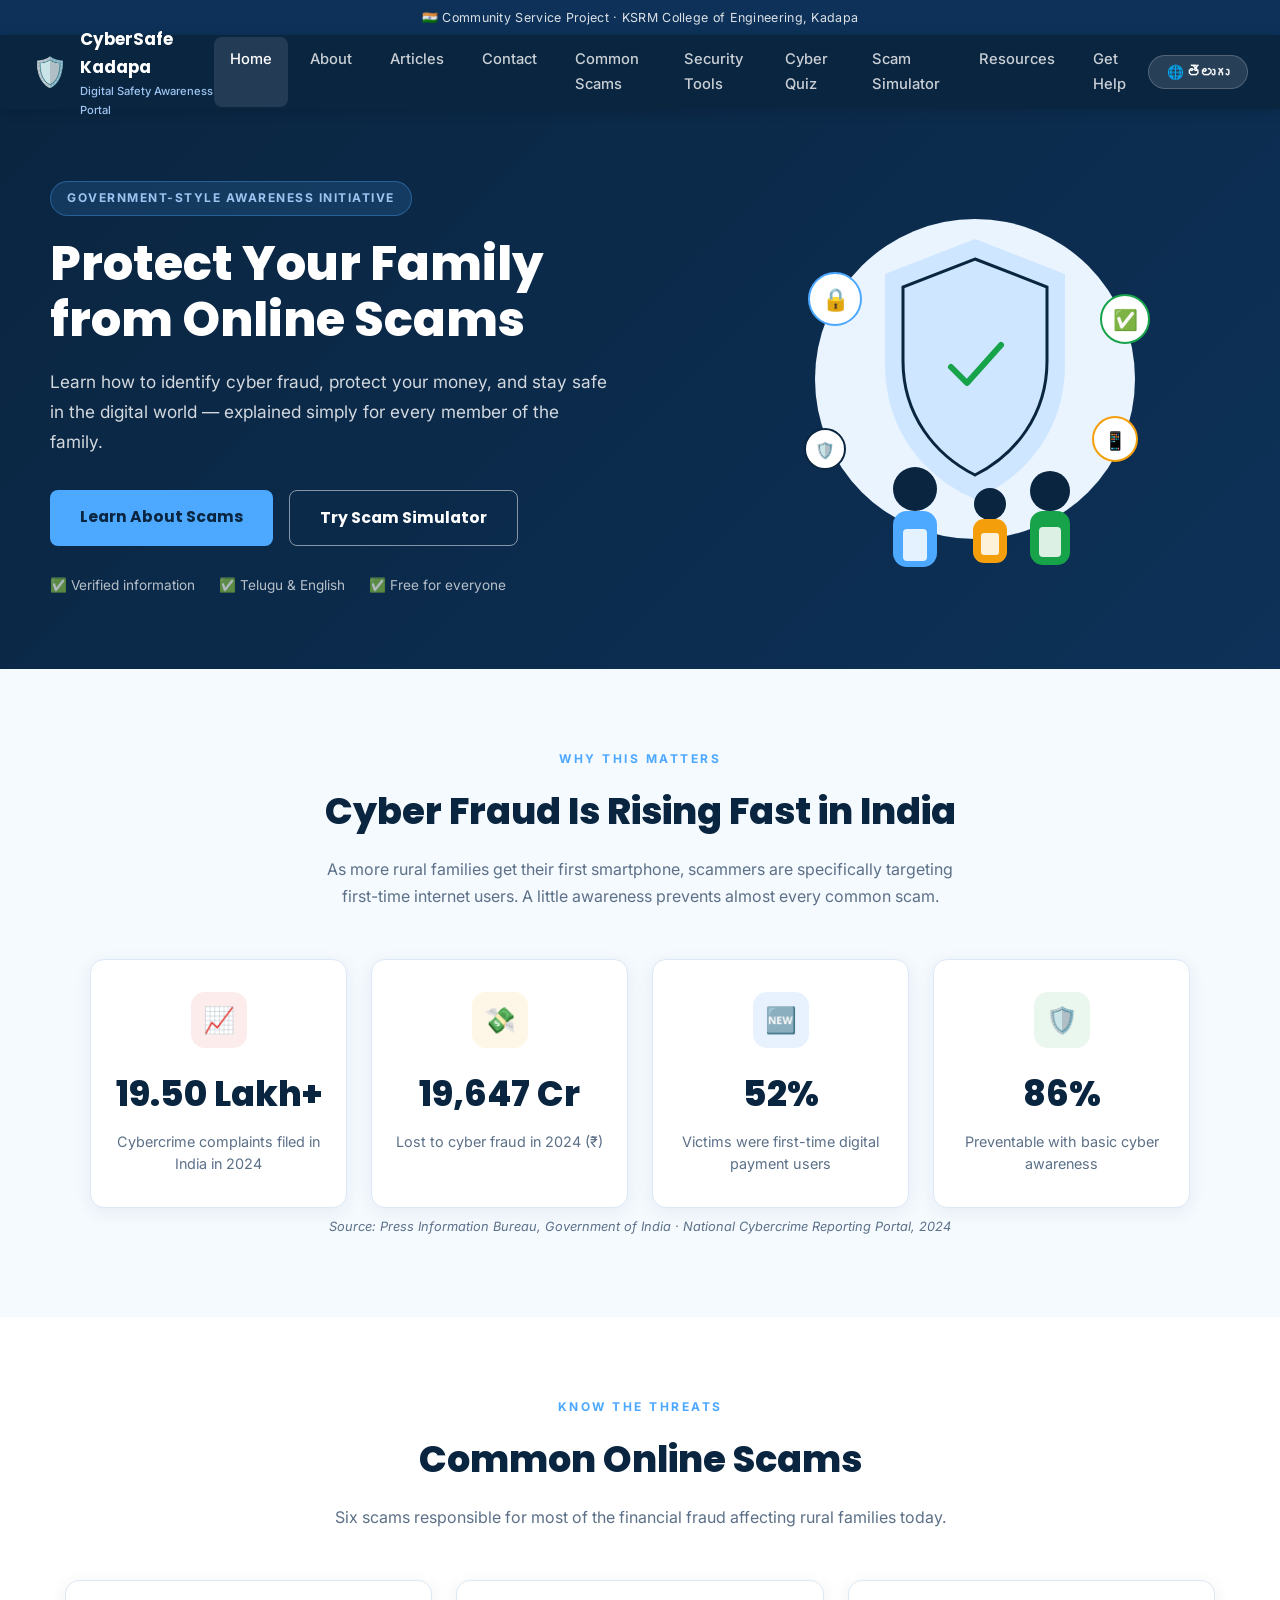
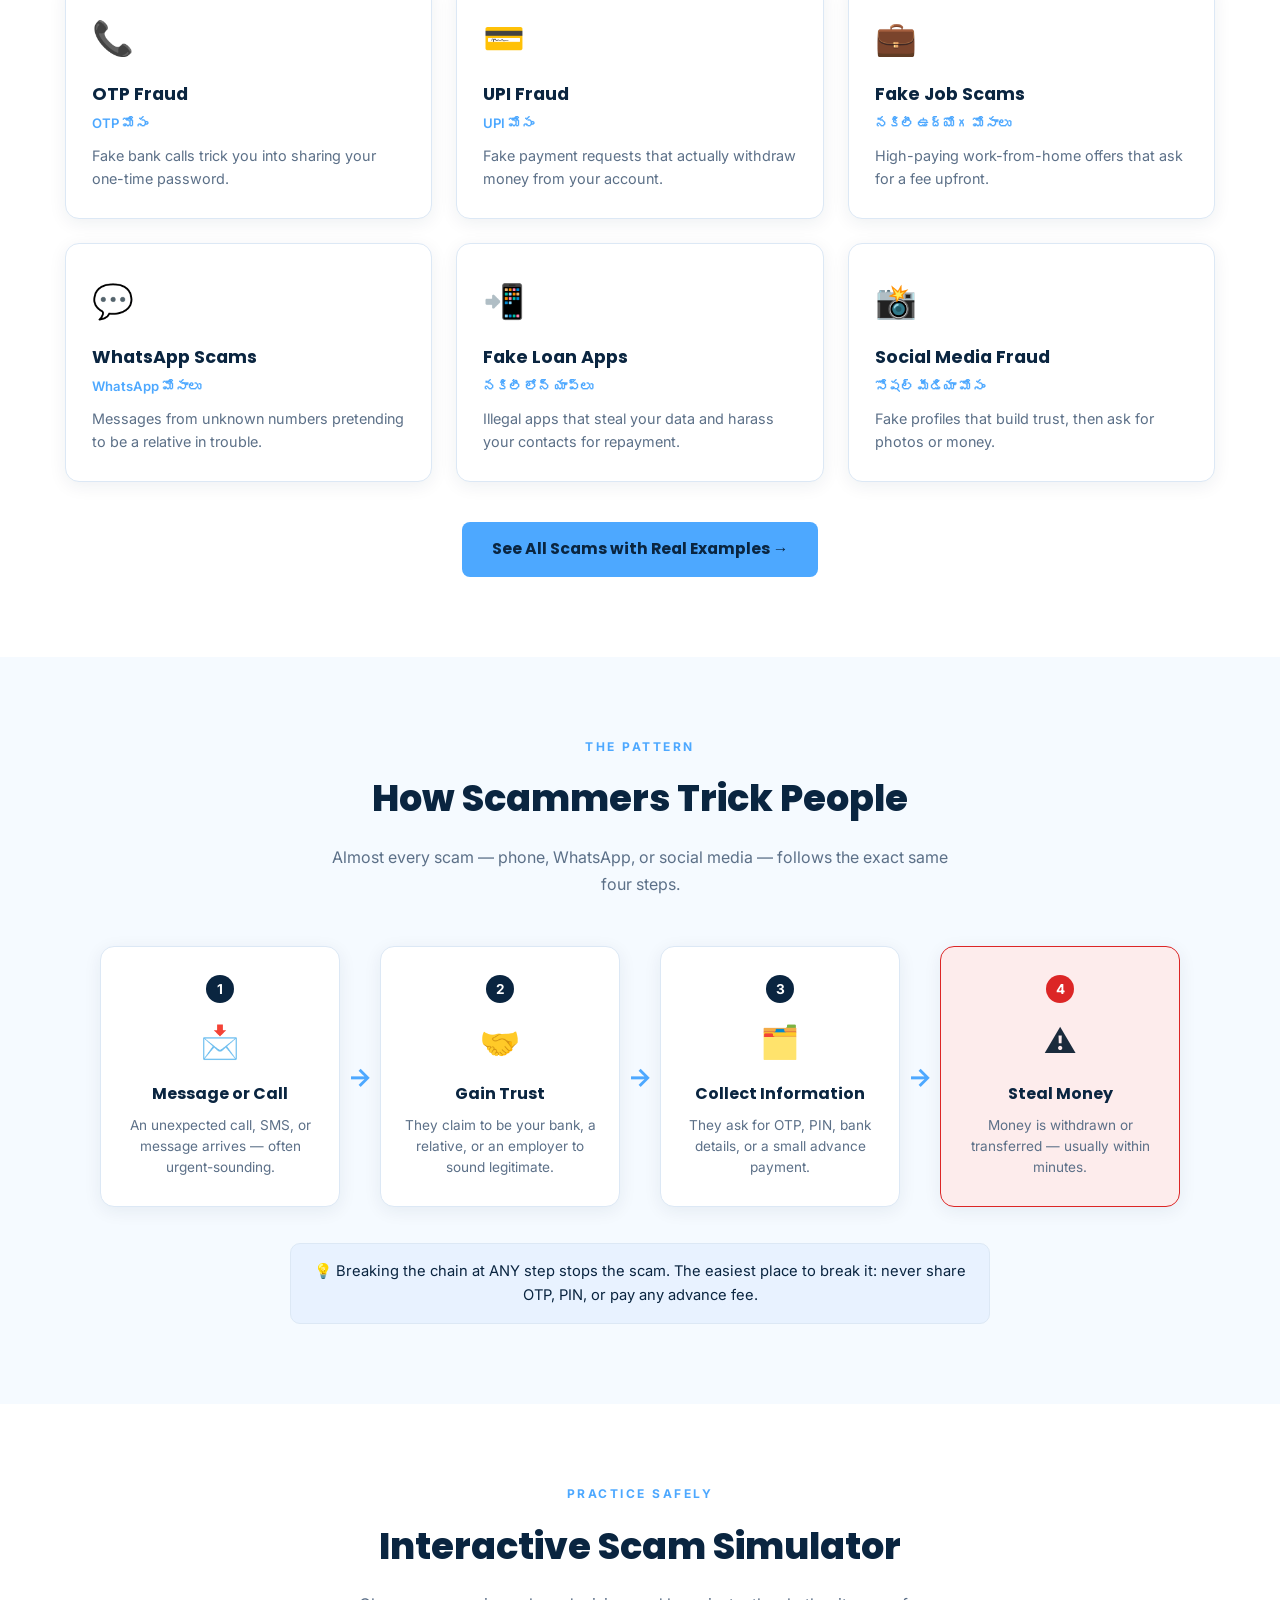
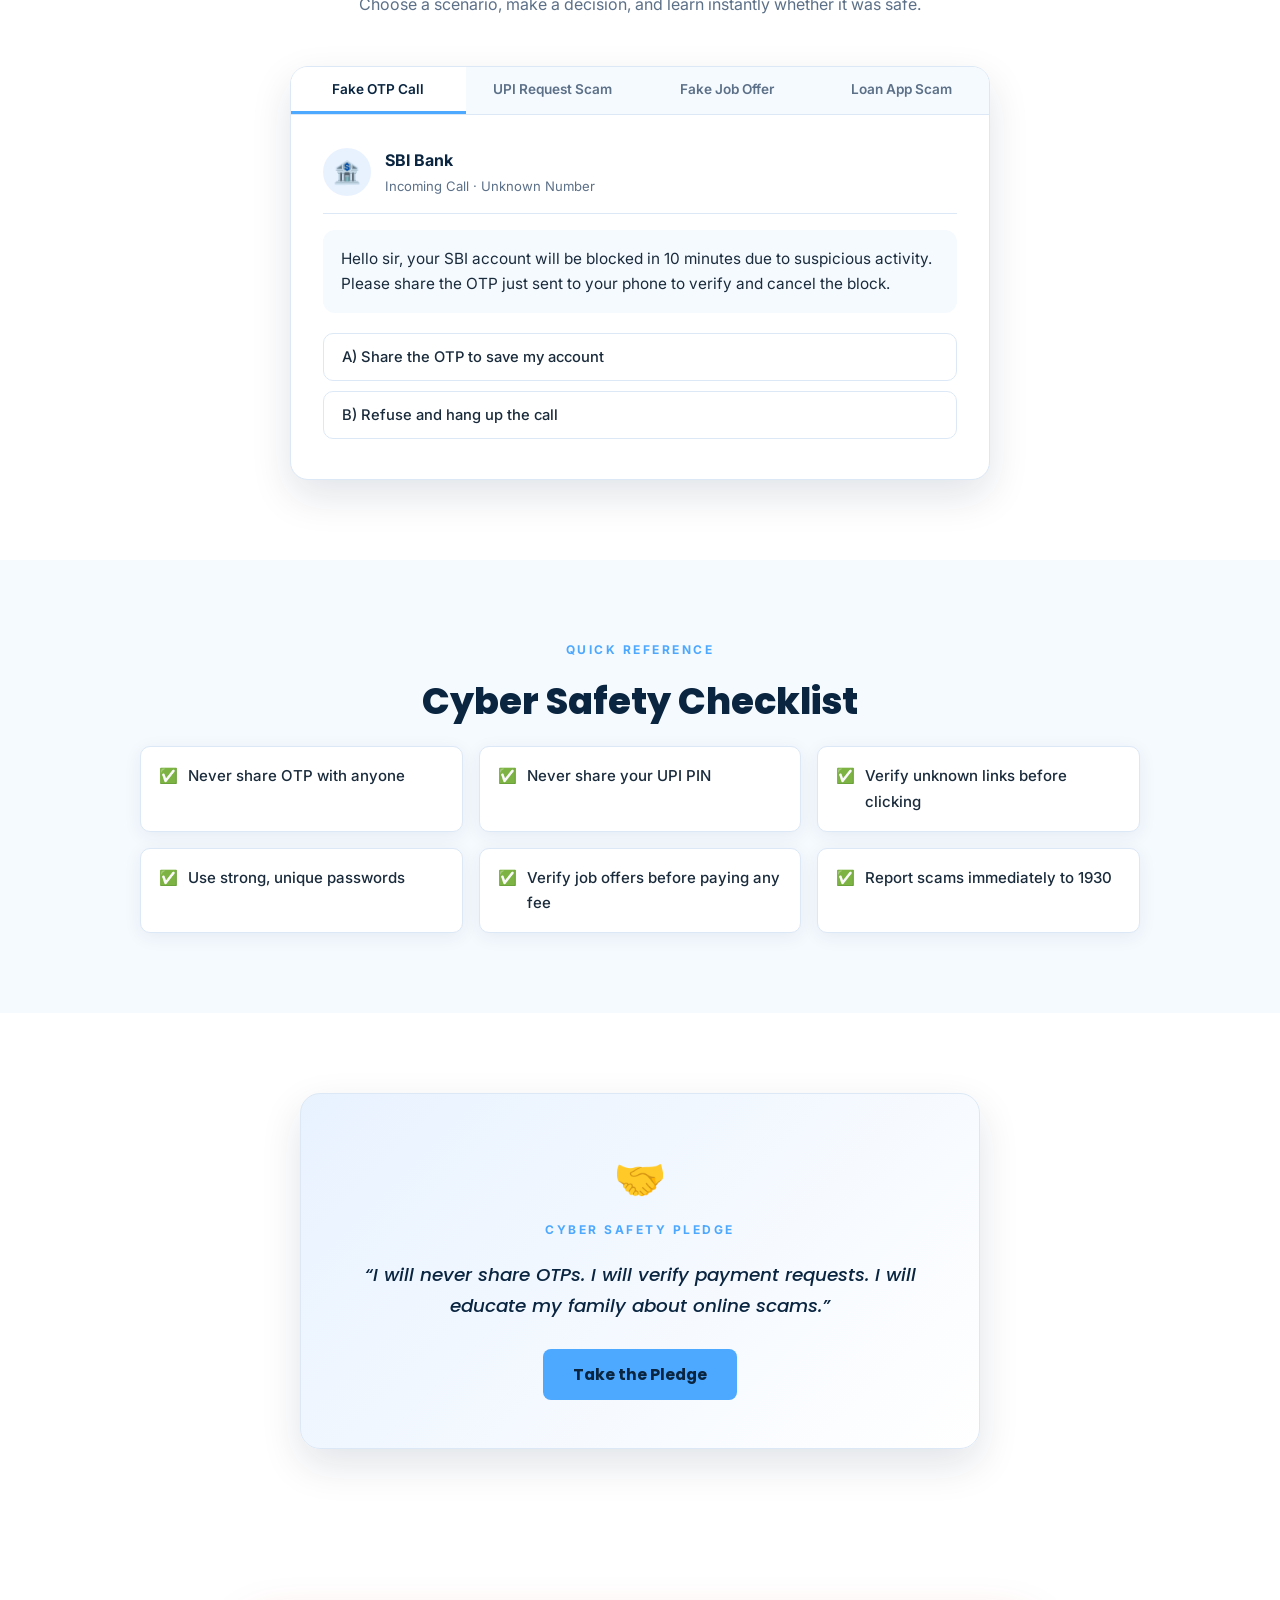
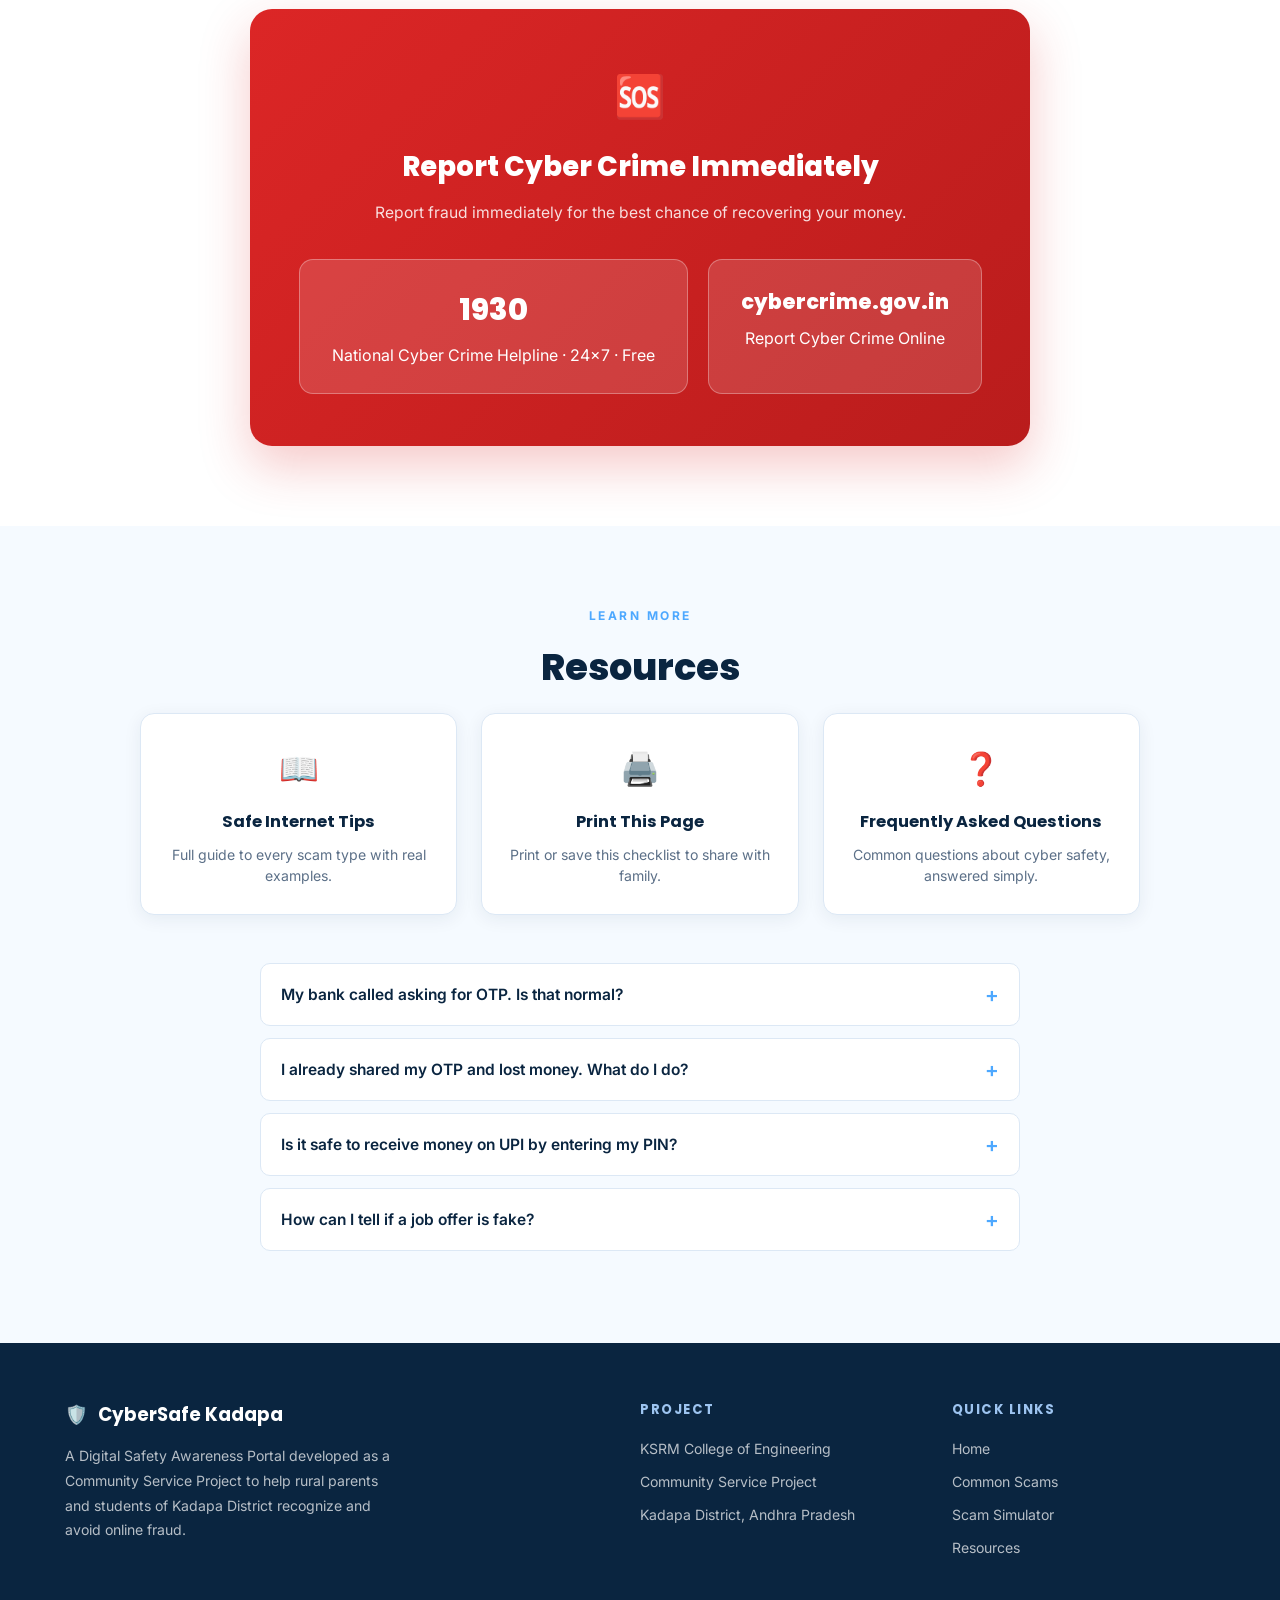
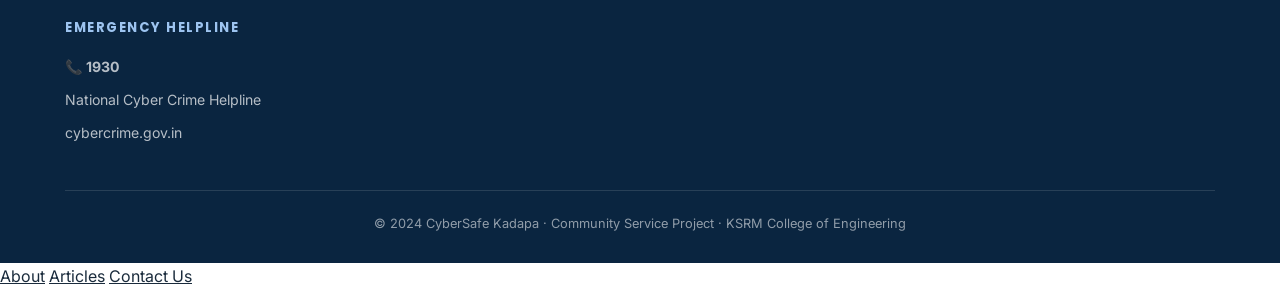
<file: index.html>
<!DOCTYPE html>
<html lang="en">
<head>
<meta charset="UTF-8"/>
<meta name="viewport" content="width=device-width, initial-scale=1.0"/>
<title>CyberSafe Kadapa — National Digital Safety Awareness Portal</title>
<link href="https://fonts.googleapis.com/css2?family=Poppins:wght@400;500;600;700;800&family=Inter:wght@400;500;600;700&display=swap" rel="stylesheet"/>
<link rel="stylesheet" href="style.css"/>
</head>
<body>

<!-- SKIP LINK -->
<a href="#main" class="skip-link">Skip to content</a>

<!-- TOP STRIP -->
<div class="top-strip">
  <span data-en="🇮🇳 Community Service Project · KSRM College of Engineering, Kadapa" data-te="🇮🇳 కమ్యూనిటీ సర్వీస్ ప్రాజెక్ట్ · KSRM కళాశాల, కడప">🇮🇳 Community Service Project · KSRM College of Engineering, Kadapa</span>
</div>

<!-- NAVBAR -->
<header class="navbar">
  <a href="index.html" class="nav-brand">
    <span class="brand-icon">🛡️</span>
    <span class="brand-text">
      <strong data-en="CyberSafe Kadapa" data-te="సైబర్‌సేఫ్ కడప">CyberSafe Kadapa</strong>
      <small data-en="Digital Safety Awareness Portal" data-te="డిజిటల్ భద్రత అవగాహన పోర్టల్">Digital Safety Awareness Portal</small>
    </span>
  </a>
  <nav class="nav-links" id="navLinks">
  <a href="index.html" class="active" data-en="Home" data-te="హోమ్">Home</a>

  <a href="about.html" data-en="About" data-te="గురించి">About</a>

  <a href="articles.html" data-en="Articles" data-te="వ్యాసాలు">Articles</a>

  <a href="contact.html" data-en="Contact" data-te="సంప్రదించండి">Contact</a>

  <a href="awareness.html" data-en="Common Scams" data-te="సాధారణ మోసాలు">Common Scams</a>
  <a href="security-tools.html">Security Tools</a>
  <a href="quiz.html">Cyber Quiz</a>

  <a href="#simulator" data-en="Scam Simulator" data-te="స్కామ్ సిమ్యులేటర్">Scam Simulator</a>

  <a href="#resources" data-en="Resources" data-te="వనరులు">Resources</a>
    
  <a href="#helpline" data-en="Get Help" data-te="సహాయం పొందండి">Get Help</a>
</nav>
  <div class="nav-actions">
    <button class="lang-btn" id="langBtn" onclick="toggleLanguage()">🌐 తెలుగు</button>
    <button class="hamburger" id="hamburger" onclick="toggleMenu()" aria-label="Menu">
      <span></span><span></span><span></span>
    </button>
  </div>
</header>

<main id="main">

  <!-- HERO -->
  <section class="hero">
    <div class="hero-grid">
      <div class="hero-text">
        <span class="eyebrow" data-en="GOVERNMENT-STYLE AWARENESS INITIATIVE" data-te="ప్రభుత్వ తరహా అవగాహన కార్యక్రమం">GOVERNMENT-STYLE AWARENESS INITIATIVE</span>
        <h1 data-en="Protect Your Family from Online Scams" data-te="ఆన్‌లైన్ మోసాల నుండి మీ కుటుంబాన్ని రక్షించండి">Protect Your Family from Online Scams</h1>
        <p class="hero-sub" data-en="Learn how to identify cyber fraud, protect your money, and stay safe in the digital world — explained simply for every member of the family." data-te="సైబర్ మోసాన్ని గుర్తించడం, మీ డబ్బును రక్షించుకోవడం మరియు డిజిటల్ ప్రపంచంలో సురక్షితంగా ఉండటం నేర్చుకోండి — కుటుంబంలోని ప్రతి సభ్యునికి సరళంగా వివరించబడింది.">Learn how to identify cyber fraud, protect your money, and stay safe in the digital world — explained simply for every member of the family.</p>
        <div class="hero-ctas">
          <a href="awareness.html" class="btn btn-primary" data-en="Learn About Scams" data-te="మోసాల గురించి తెలుసుకోండి">Learn About Scams</a>
          <a href="#simulator" class="btn btn-outline" data-en="Try Scam Simulator" data-te="స్కామ్ సిమ్యులేటర్ ప్రయత్నించండి">Try Scam Simulator</a>
        </div>
        <div class="hero-trust">
          <span>✅ <span data-en="Verified information" data-te="ధృవీకరించబడిన సమాచారం">Verified information</span></span>
          <span>✅ <span data-en="Telugu &amp; English" data-te="తెలుగు &amp; ఇంగ్లీష్">Telugu &amp; English</span></span>
          <span>✅ <span data-en="Free for everyone" data-te="అందరికీ ఉచితం">Free for everyone</span></span>
        </div>
      </div>

      <div class="hero-art" aria-hidden="true">
        <svg viewBox="0 0 420 380" class="family-illustration">
          <!-- shield backdrop -->
          <circle cx="210" cy="180" r="160" fill="#EAF4FF"/>
          <path d="M210 40 L300 75 V165 C300 230 262 278 210 300 C158 278 120 230 120 165 V75 Z" fill="#4DA8FF" opacity="0.18"/>
          <path d="M210 60 L282 88 V162 C282 216 250 256 210 276 C170 256 138 216 138 162 V88 Z" fill="none" stroke="#0A2540" stroke-width="3"/>
          <path d="M186 168 L202 184 L236 146" fill="none" stroke="#16A34A" stroke-width="6" stroke-linecap="round" stroke-linejoin="round"/>
          <!-- parent figure -->
          <circle cx="150" cy="290" r="22" fill="#0A2540"/>
          <rect x="128" y="312" width="44" height="56" rx="14" fill="#4DA8FF"/>
          <rect x="138" y="330" width="24" height="32" rx="4" fill="#FFFFFF" opacity="0.85"/>
          <!-- child figure -->
          <circle cx="225" cy="305" r="16" fill="#0A2540"/>
          <rect x="208" y="320" width="34" height="44" rx="11" fill="#F59E0B"/>
          <rect x="216" y="334" width="18" height="22" rx="3" fill="#FFFFFF" opacity="0.85"/>
          <!-- second parent -->
          <circle cx="285" cy="292" r="20" fill="#0A2540"/>
          <rect x="265" y="312" width="40" height="54" rx="13" fill="#16A34A"/>
          <rect x="274" y="328" width="22" height="30" rx="4" fill="#FFFFFF" opacity="0.85"/>
          <!-- floating security icons -->
          <g class="float-icon a">
            <circle cx="70" cy="100" r="26" fill="#FFFFFF" stroke="#4DA8FF" stroke-width="2"/>
            <text x="70" y="108" text-anchor="middle" font-size="22">🔒</text>
          </g>
          <g class="float-icon b">
            <circle cx="360" cy="120" r="24" fill="#FFFFFF" stroke="#16A34A" stroke-width="2"/>
            <text x="360" y="128" text-anchor="middle" font-size="20">✅</text>
          </g>
          <g class="float-icon c">
            <circle cx="350" cy="240" r="22" fill="#FFFFFF" stroke="#F59E0B" stroke-width="2"/>
            <text x="350" y="248" text-anchor="middle" font-size="18">📱</text>
          </g>
          <g class="float-icon d">
            <circle cx="60" cy="250" r="20" fill="#FFFFFF" stroke="#0A2540" stroke-width="2"/>
            <text x="60" y="257" text-anchor="middle" font-size="16">🛡️</text>
          </g>
        </svg>
      </div>
    </div>
  </section>

  <!-- WHY IT MATTERS -->
  <section class="section section-light reveal">
    <p class="section-eyebrow" data-en="WHY THIS MATTERS" data-te="ఇది ఎందుకు ముఖ్యం">WHY THIS MATTERS</p>
    <h2 class="section-title" data-en="Cyber Fraud Is Rising Fast in India" data-te="భారతదేశంలో సైబర్ మోసం వేగంగా పెరుగుతోంది">Cyber Fraud Is Rising Fast in India</h2>
    <p class="section-desc" data-en="As more rural families get their first smartphone, scammers are specifically targeting first-time internet users. A little awareness prevents almost every common scam." data-te="మరిన్ని గ్రామీణ కుటుంబాలు తమ మొదటి స్మార్ట్‌ఫోన్ పొందడంతో, స్కామర్లు మొదటిసారి ఇంటర్నెట్ వాడే వారిని ప్రత్యేకంగా లక్ష్యంగా చేసుకుంటున్నారు. కొంచెం అవగాహన దాదాపు అన్ని సాధారణ మోసాలను నివారిస్తుంది.">As more rural families get their first smartphone, scammers are specifically targeting first-time internet users. A little awareness prevents almost every common scam.</p>

    <div class="info-grid">
      <div class="info-card reveal-item">
        <div class="info-icon icon-danger">📈</div>
        <div class="info-num" data-target="22.68" data-suffix=" Lakh+">0</div>
        <p data-en="Cybercrime complaints filed in India in 2024" data-te="2024లో భారతదేశంలో దాఖలైన సైబర్ క్రైమ్ ఫిర్యాదులు">Cybercrime complaints filed in India in 2024</p>
      </div>
      <div class="info-card reveal-item">
        <div class="info-icon icon-warning">💸</div>
        <div class="info-num" data-target="22845" data-suffix=" Cr">0</div>
        <p data-en="Lost to cyber fraud in 2024 (₹)" data-te="2024లో సైబర్ మోసంలో పోయిన మొత్తం (₹)">Lost to cyber fraud in 2024 (₹)</p>
      </div>
      <div class="info-card reveal-item">
        <div class="info-icon icon-info">🆕</div>
        <div class="info-num" data-target="60" data-suffix="%">0</div>
        <p data-en="Victims were first-time digital payment users" data-te="మొదటిసారి డిజిటల్ చెల్లింపు వాడిన వారు బాధితులయ్యారు">Victims were first-time digital payment users</p>
      </div>
      <div class="info-card reveal-item">
        <div class="info-icon icon-success">🛡️</div>
        <div class="info-num" data-target="100" data-suffix="%">0</div>
        <p data-en="Preventable with basic cyber awareness" data-te="ప్రాథమిక సైబర్ అవగాహనతో నివారించగలిగేది">Preventable with basic cyber awareness</p>
      </div>
    </div>
    <p class="source-note" data-en="Source: Press Information Bureau, Government of India · National Cybercrime Reporting Portal, 2024" data-te="మూలం: పత్రికా సమాచార కార్యాలయం, భారత ప్రభుత్వం · 2024">Source: Press Information Bureau, Government of India · National Cybercrime Reporting Portal, 2024</p>
  </section>

  <!-- COMMON SCAMS PREVIEW -->
  <section class="section reveal">
    <p class="section-eyebrow" data-en="KNOW THE THREATS" data-te="ముప్పులు తెలుసుకోండి">KNOW THE THREATS</p>
    <h2 class="section-title" data-en="Common Online Scams" data-te="సాధారణ ఆన్‌లైన్ మోసాలు">Common Online Scams</h2>
    <p class="section-desc" data-en="Six scams responsible for most of the financial fraud affecting rural families today." data-te="నేడు గ్రామీణ కుటుంబాలను ప్రభావితం చేసే ఆర్థిక మోసాలలో ఎక్కువ భాగానికి కారణమైన ఆరు మోసాలు.">Six scams responsible for most of the financial fraud affecting rural families today.</p>

    <div class="scam-grid">
      <a href="awareness.html#otp" class="scam-card reveal-item">
        <div class="scam-icon">📞</div>
        <h3 data-en="OTP Fraud" data-te="OTP మోసం">OTP Fraud</h3>
        <span class="te-label">OTP మోసం</span>
        <p data-en="Fake bank calls trick you into sharing your one-time password." data-te="నకిలీ బ్యాంక్ కాల్స్ మిమ్మల్ని OTP పంచుకునేలా మోసం చేస్తాయి.">Fake bank calls trick you into sharing your one-time password.</p>
      </a>
      <a href="awareness.html#upi" class="scam-card reveal-item">
        <div class="scam-icon">💳</div>
        <h3 data-en="UPI Fraud" data-te="UPI మోసం">UPI Fraud</h3>
        <span class="te-label">UPI మోసం</span>
        <p data-en="Fake payment requests that actually withdraw money from your account." data-te="నిజానికి మీ ఖాతా నుండి డబ్బు తీసుకునే నకిలీ చెల్లింపు అభ్యర్థనలు.">Fake payment requests that actually withdraw money from your account.</p>
      </a>
      <a href="awareness.html#jobs" class="scam-card reveal-item">
        <div class="scam-icon">💼</div>
        <h3 data-en="Fake Job Scams" data-te="నకిలీ ఉద్యోగ మోసాలు">Fake Job Scams</h3>
        <span class="te-label">నకిలీ ఉద్యోగ మోసాలు</span>
        <p data-en="High-paying work-from-home offers that ask for a fee upfront." data-te="ముందుగా ఫీజు అడిగే అధిక వేతన వర్క్ ఫ్రమ్ హోమ్ ఆఫర్లు.">High-paying work-from-home offers that ask for a fee upfront.</p>
      </a>
      <a href="awareness.html#whatsapp" class="scam-card reveal-item">
        <div class="scam-icon">💬</div>
        <h3 data-en="WhatsApp Scams" data-te="WhatsApp మోసాలు">WhatsApp Scams</h3>
        <span class="te-label">WhatsApp మోసాలు</span>
        <p data-en="Messages from unknown numbers pretending to be a relative in trouble." data-te="ఇబ్బందిలో ఉన్న బంధువుగా నటిస్తూ తెలియని నంబర్ల నుండి మెసేజ్‌లు.">Messages from unknown numbers pretending to be a relative in trouble.</p>
      </a>
      <a href="awareness.html#loan" class="scam-card reveal-item">
        <div class="scam-icon">📲</div>
        <h3 data-en="Fake Loan Apps" data-te="నకిలీ లోన్ యాప్‌లు">Fake Loan Apps</h3>
        <span class="te-label">నకిలీ లోన్ యాప్‌లు</span>
        <p data-en="Illegal apps that steal your data and harass your contacts for repayment." data-te="మీ డేటాను దొంగిలించి, తిరిగి చెల్లింపు కోసం మీ పరిచయాలను వేధించే చట్టవిరుద్ధ యాప్‌లు.">Illegal apps that steal your data and harass your contacts for repayment.</p>
      </a>
      <a href="awareness.html#social" class="scam-card reveal-item">
        <div class="scam-icon">📸</div>
        <h3 data-en="Social Media Fraud" data-te="సోషల్ మీడియా మోసం">Social Media Fraud</h3>
        <span class="te-label">సోషల్ మీడియా మోసం</span>
        <p data-en="Fake profiles that build trust, then ask for photos or money." data-te="నమ్మకాన్ని పెంచి, తర్వాత ఫోటోలు లేదా డబ్బు అడిగే నకిలీ ప్రొఫైల్స్.">Fake profiles that build trust, then ask for photos or money.</p>
      </a>
    </div>
    <div class="center-cta">
      <a href="awareness.html" class="btn btn-primary" data-en="See All Scams with Real Examples →" data-te="నిజమైన ఉదాహరణలతో అన్ని మోసాలు చూడండి →">See All Scams with Real Examples →</a>
    </div>
  </section>

  <!-- HOW SCAMMERS TRICK PEOPLE -->
  <section class="section section-light reveal">
    <p class="section-eyebrow" data-en="THE PATTERN" data-te="నమూనా">THE PATTERN</p>
    <h2 class="section-title" data-en="How Scammers Trick People" data-te="స్కామర్లు ప్రజలను ఎలా మోసం చేస్తారు">How Scammers Trick People</h2>
    <p class="section-desc" data-en="Almost every scam — phone, WhatsApp, or social media — follows the exact same four steps." data-te="దాదాపు ప్రతి మోసం — ఫోన్, WhatsApp లేదా సోషల్ మీడియా — ఇదే నాలుగు దశలను అనుసరిస్తుంది.">Almost every scam — phone, WhatsApp, or social media — follows the exact same four steps.</p>

    <div class="flow-chart">
      <div class="flow-step reveal-item">
        <div class="flow-num">1</div>
        <div class="flow-icon">📩</div>
        <h4 data-en="Message or Call" data-te="మెసేజ్ లేదా కాల్">Message or Call</h4>
        <p data-en="An unexpected call, SMS, or message arrives — often urgent-sounding." data-te="ఊహించని కాల్, SMS లేదా మెసేజ్ వస్తుంది — తరచుగా అత్యవసరంగా అనిపిస్తుంది.">An unexpected call, SMS, or message arrives — often urgent-sounding.</p>
      </div>
      <div class="flow-arrow" aria-hidden="true">→</div>
      <div class="flow-step reveal-item">
        <div class="flow-num">2</div>
        <div class="flow-icon">🤝</div>
        <h4 data-en="Gain Trust" data-te="నమ్మకం పొందడం">Gain Trust</h4>
        <p data-en="They claim to be your bank, a relative, or an employer to sound legitimate." data-te="వారు చట్టబద్ధంగా అనిపించడానికి మీ బ్యాంక్, బంధువు లేదా యజమానిగా చెప్పుకుంటారు.">They claim to be your bank, a relative, or an employer to sound legitimate.</p>
      </div>
      <div class="flow-arrow" aria-hidden="true">→</div>
      <div class="flow-step reveal-item">
        <div class="flow-num">3</div>
        <div class="flow-icon">🗂️</div>
        <h4 data-en="Collect Information" data-te="సమాచారం సేకరించడం">Collect Information</h4>
        <p data-en="They ask for OTP, PIN, bank details, or a small advance payment." data-te="వారు OTP, PIN, బ్యాంక్ వివరాలు లేదా చిన్న అడ్వాన్స్ చెల్లింపు అడుగుతారు.">They ask for OTP, PIN, bank details, or a small advance payment.</p>
      </div>
      <div class="flow-arrow" aria-hidden="true">→</div>
      <div class="flow-step reveal-item flow-final">
        <div class="flow-num">4</div>
        <div class="flow-icon">⚠️</div>
        <h4 data-en="Steal Money" data-te="డబ్బు దొంగిలించడం">Steal Money</h4>
        <p data-en="Money is withdrawn or transferred — usually within minutes." data-te="డబ్బు తీసుకోబడుతుంది లేదా బదిలీ చేయబడుతుంది — సాధారణంగా నిమిషాల్లో.">Money is withdrawn or transferred — usually within minutes.</p>
      </div>
    </div>
    <div class="flow-tip">
      💡 <span data-en="Breaking the chain at ANY step stops the scam. The easiest place to break it: never share OTP, PIN, or pay any advance fee." data-te="ఏ దశలోనైనా గొలుసును విచ్ఛిన్నం చేయడం మోసాన్ని ఆపుతుంది. విచ్ఛిన్నం చేయడానికి సులభమైన ప్రదేశం: OTP, PIN పంచుకోకండి లేదా అడ్వాన్స్ ఫీజు చెల్లించకండి.">Breaking the chain at ANY step stops the scam. The easiest place to break it: never share OTP, PIN, or pay any advance fee.</span>
    </div>
  </section>

  <!-- SCAM SIMULATOR -->
  <section class="section reveal" id="simulator">
    <p class="section-eyebrow" data-en="PRACTICE SAFELY" data-te="సురక్షితంగా అభ్యసించండి">PRACTICE SAFELY</p>
    <h2 class="section-title" data-en="Interactive Scam Simulator" data-te="ఇంటరాక్టివ్ స్కామ్ సిమ్యులేటర్">Interactive Scam Simulator</h2>
    <p class="section-desc" data-en="Choose a scenario, make a decision, and learn instantly whether it was safe." data-te="ఒక దృశ్యం ఎంచుకోండి, నిర్ణయం తీసుకోండి, అది సురక్షితమో కాదో వెంటనే తెలుసుకోండి.">Choose a scenario, make a decision, and learn instantly whether it was safe.</p>

    <div class="sim-card">
      <div class="sim-tabs">
        <button class="sim-tab active" onclick="loadScenario('otp',this)" data-en="Fake OTP Call" data-te="నకిలీ OTP కాల్">Fake OTP Call</button>
        <button class="sim-tab" onclick="loadScenario('upi',this)" data-en="UPI Request Scam" data-te="UPI అభ్యర్థన మోసం">UPI Request Scam</button>
        <button class="sim-tab" onclick="loadScenario('job',this)" data-en="Fake Job Offer" data-te="నకిలీ ఉద్యోగ ఆఫర్">Fake Job Offer</button>
        <button class="sim-tab" onclick="loadScenario('loan',this)" data-en="Loan App Scam" data-te="లోన్ యాప్ మోసం">Loan App Scam</button>
      </div>

      <div class="sim-body">
        <div class="sim-scenario">
          <div class="sim-caller">
            <div class="sim-avatar" id="simAvatar">🏦</div>
            <div>
              <div class="sim-name" id="simName">SBI Bank</div>
              <div class="sim-sub" id="simSub" data-en="Incoming Call" data-te="వస్తున్న కాల్">Incoming Call</div>
            </div>
          </div>
          <p class="sim-msg" id="simMsg">Loading...</p>
        </div>
        <div class="sim-options" id="simOptions"></div>
        <div class="sim-result" id="simResult">
          <div class="sim-result-icon" id="simResultIcon"></div>
          <div class="sim-result-title" id="simResultTitle"></div>
          <p id="simResultBody"></p>
          <button class="btn btn-outline btn-sm" onclick="replayScenario()" data-en="↩ Try Again" data-te="↩ మళ్ళీ ప్రయత్నించండి">↩ Try Again</button>
        </div>
      </div>
    </div>
  </section>

  <!-- CHECKLIST -->
  <section class="section section-light reveal">
    <p class="section-eyebrow" data-en="QUICK REFERENCE" data-te="త్వరిత సూచన">QUICK REFERENCE</p>
    <h2 class="section-title" data-en="Cyber Safety Checklist" data-te="సైబర్ భద్రత చెక్‌లిస్ట్">Cyber Safety Checklist</h2>
    <div class="checklist-grid">
      <div class="check-item reveal-item">✅ <span data-en="Never share OTP with anyone" data-te="OTP ను ఎవరితోనూ పంచుకోకండి">Never share OTP with anyone</span></div>
      <div class="check-item reveal-item">✅ <span data-en="Never share your UPI PIN" data-te="మీ UPI PIN ను పంచుకోకండి">Never share your UPI PIN</span></div>
      <div class="check-item reveal-item">✅ <span data-en="Verify unknown links before clicking" data-te="క్లిక్ చేయడానికి ముందు తెలియని లింక్‌లను ధృవీకరించండి">Verify unknown links before clicking</span></div>
      <div class="check-item reveal-item">✅ <span data-en="Use strong, unique passwords" data-te="బలమైన, ప్రత్యేక పాస్‌వర్డ్‌లు వాడండి">Use strong, unique passwords</span></div>
      <div class="check-item reveal-item">✅ <span data-en="Verify job offers before paying any fee" data-te="ఏదైనా ఫీజు చెల్లించే ముందు ఉద్యోగ ఆఫర్లను ధృవీకరించండి">Verify job offers before paying any fee</span></div>
      <div class="check-item reveal-item">✅ <span data-en="Report scams immediately to 1930" data-te="వెంటనే 1930 కి మోసాలను నివేదించండి">Report scams immediately to 1930</span></div>
    </div>
  </section>

  <!-- PLEDGE -->
  <section class="section reveal">
    <div class="pledge-card">
      <div class="pledge-icon">🤝</div>
      <p class="section-eyebrow" data-en="CYBER SAFETY PLEDGE" data-te="సైబర్ భద్రత ప్రతిజ్ఞ">CYBER SAFETY PLEDGE</p>
      <p class="pledge-text" data-en="“I will never share OTPs. I will verify payment requests. I will educate my family about online scams.”" data-te="“నేను OTP లను ఎప్పుడూ పంచుకోను. నేను చెల్లింపు అభ్యర్థనలను ధృవీకరిస్తాను. నా కుటుంబానికి ఆన్‌లైన్ మోసాల గురించి అవగాహన కల్పిస్తాను.”">"I will never share OTPs. I will verify payment requests. I will educate my family about online scams."</p>
      <button class="btn btn-primary" id="pledgeBtn" onclick="takePledge()" data-en="Take the Pledge" data-te="ప్రతిజ్ఞ తీసుకోండి">Take the Pledge</button>
      <div class="pledge-success" id="pledgeSuccess">
        🎉 <span data-en="Congratulations! You are a Cyber Safety Ambassador." data-te="అభినందనలు! మీరు సైబర్ భద్రత అంబాసిడర్.">Congratulations! You are a Cyber Safety Ambassador.</span>
      </div>
    </div>
  </section>

  <!-- HELPLINE -->
  <section class="section helpline-section" id="helpline">
    <div class="helpline-box">
      <div class="helpline-icon">🆘</div>
      <h2 data-en="Report Cyber Crime Immediately" data-te="వెంటనే సైబర్ నేరాన్ని నివేదించండి">Report Cyber Crime Immediately</h2>
      <p data-en="Report fraud immediately for the best chance of recovering your money." data-te="మీ డబ్బును తిరిగి పొందే ఉత్తమ అవకాశం కోసం వెంటనే మోసాన్ని నివేదించండి.">Report fraud immediately for the best chance of recovering your money.</p>
      <div class="helpline-cards">
        <a href="tel:1930" class="helpline-card">
          <div class="helpline-num">1930</div>
          <div data-en="National Cyber Crime Helpline · 24×7 · Free" data-te="జాతీయ సైబర్ క్రైమ్ హెల్ప్‌లైన్ · 24×7 · ఉచితం">National Cyber Crime Helpline · 24×7 · Free</div>
        </a>
        <a href="https://cybercrime.gov.in" target="_blank" class="helpline-card">
          <div class="helpline-num" style="font-size:1.3rem">cybercrime.gov.in</div>
          <div data-en="Report Cyber Crime Online" data-te="ఆన్‌లైన్‌లో సైబర్ నేరాన్ని నివేదించండి">Report Cyber Crime Online</div>
        </a>
      </div>
    </div>
  </section>

  <!-- RESOURCES -->
  <section class="section section-light reveal" id="resources">
    <p class="section-eyebrow" data-en="LEARN MORE" data-te="మరింత తెలుసుకోండి">LEARN MORE</p>
    <h2 class="section-title" data-en="Resources" data-te="వనరులు">Resources</h2>
    <div class="resource-grid">
      <a href="awareness.html" class="resource-card reveal-item">
        <div class="resource-icon">📖</div>
        <h3 data-en="Safe Internet Tips" data-te="సురక్షిత ఇంటర్నెట్ చిట్కాలు">Safe Internet Tips</h3>
        <p data-en="Full guide to every scam type with real examples." data-te="నిజమైన ఉదాహరణలతో ప్రతి మోసం రకానికి పూర్తి గైడ్.">Full guide to every scam type with real examples.</p>
      </a>
      <a href="#" class="resource-card reveal-item" onclick="window.print();return false;">
        <div class="resource-icon">🖨️</div>
        <h3 data-en="Print This Page" data-te="ఈ పేజీని ప్రింట్ చేయండి">Print This Page</h3>
        <p data-en="Print or save this checklist to share with family." data-te="కుటుంబంతో పంచుకోవడానికి ఈ చెక్‌లిస్ట్‌ను ప్రింట్ చేయండి లేదా సేవ్ చేయండి.">Print or save this checklist to share with family.</p>
      </a>
      <a href="#faqSection" class="resource-card reveal-item">
        <div class="resource-icon">❓</div>
        <h3 data-en="Frequently Asked Questions" data-te="తరచుగా అడిగే ప్రశ్నలు">Frequently Asked Questions</h3>
        <p data-en="Common questions about cyber safety, answered simply." data-te="సైబర్ భద్రత గురించి సాధారణ ప్రశ్నలు, సరళంగా సమాధానం ఇవ్వబడ్డాయి.">Common questions about cyber safety, answered simply.</p>
      </a>
    </div>

    <div class="faq-list" id="faqSection">
      <div class="faq-item">
        <button class="faq-q" onclick="toggleFaq(this)" data-en="My bank called asking for OTP. Is that normal?" data-te="నా బ్యాంక్ OTP కోసం కాల్ చేసింది. ఇది సాధారణమేనా?">My bank called asking for OTP. Is that normal?</button>
        <div class="faq-a" data-en="No. Banks, RBI, and government departments never call asking for your OTP, PIN, or password. If this happens, hang up and call your bank's official number directly." data-te="లేదు. బ్యాంకులు, RBI మరియు ప్రభుత్వ శాఖలు ఎప్పుడూ మీ OTP, PIN లేదా పాస్‌వర్డ్ కోసం కాల్ చేయవు. ఇలా జరిగితే, ఫోన్ పెట్టేసి మీ బ్యాంక్ అధికారిక నంబర్‌కు నేరుగా కాల్ చేయండి.">No. Banks, RBI, and government departments never call asking for your OTP, PIN, or password. If this happens, hang up and call your bank's official number directly.</div>
      </div>
      <div class="faq-item">
        <button class="faq-q" onclick="toggleFaq(this)" data-en="I already shared my OTP and lost money. What do I do?" data-te="నేను ఇప్పటికే నా OTP పంచుకుని డబ్బు పోగొట్టుకున్నాను. నేను ఏమి చేయాలి?">I already shared my OTP and lost money. What do I do?</button>
        <div class="faq-a" data-en="Call 1930 immediately and also report at cybercrime.gov.in. Acting within the first hour gives banks the best chance to freeze the transfer." data-te="వెంటనే 1930 కి కాల్ చేయండి మరియు cybercrime.gov.in లో కూడా నివేదించండి. మొదటి గంటలో చర్య తీసుకోవడం బ్యాంకులకు బదిలీని ఫ్రీజ్ చేసే ఉత్తమ అవకాశం ఇస్తుంది.">Call 1930 immediately and also report at cybercrime.gov.in. Acting within the first hour gives banks the best chance to freeze the transfer.</div>
      </div>
      <div class="faq-item">
        <button class="faq-q" onclick="toggleFaq(this)" data-en="Is it safe to receive money on UPI by entering my PIN?" data-te="UPI లో నా PIN నమోదు చేయడం ద్వారా డబ్బు స్వీకరించడం సురక్షితమేనా?">Is it safe to receive money on UPI by entering my PIN?</button>
        <div class="faq-a" data-en="No. You never need a PIN to receive money. If any screen asks for your PIN, it means you are sending money out, not receiving it." data-te="లేదు. డబ్బు స్వీకరించడానికి మీకు ఎప్పుడూ PIN అవసరం లేదు. ఏ స్క్రీన్‌అయినా మీ PIN అడిగితే, మీరు డబ్బు పంపుతున్నారని అర్థం.">No. You never need a PIN to receive money. If any screen asks for your PIN, it means you are sending money out, not receiving it.</div>
      </div>
      <div class="faq-item">
        <button class="faq-q" onclick="toggleFaq(this)" data-en="How can I tell if a job offer is fake?" data-te="ఉద్యోగ ఆఫర్ నకిలీదో కాదో నేను ఎలా చెప్పగలను?">How can I tell if a job offer is fake?</button>
        <div class="faq-a" data-en="Any job that asks you to pay money — for registration, training, or a 'joining kit' — before you start working is almost always fake. Legitimate employers pay you, not the other way around." data-te="ప్రారంభించడానికి ముందు రిజిస్ట్రేషన్, ట్రైనింగ్ లేదా 'జాయినింగ్ కిట్' కోసం డబ్బు చెల్లించమని అడిగే ఏ ఉద్యోగమైనా దాదాపు ఎల్లప్పుడూ నకిలీదే.">Any job that asks you to pay money — for registration, training, or a 'joining kit' — before you start working is almost always fake. Legitimate employers pay you, not the other way around.</div>
      </div>
    </div>
  </section>

</main>

<!-- FOOTER -->
<footer class="site-footer">
  <div class="footer-grid">
    <div class="footer-about">
      <div class="footer-brand"><span>🛡️</span> CyberSafe Kadapa</div>
      <p data-en="A Digital Safety Awareness Portal developed as a Community Service Project to help rural parents and students of Kadapa District recognize and avoid online fraud." data-te="కడప జిల్లా గ్రామీణ తల్లిదండ్రులు మరియు విద్యార్థులు ఆన్‌లైన్ మోసాన్ని గుర్తించి నివారించడంలో సహాయపడటానికి కమ్యూనిటీ సర్వీస్ ప్రాజెక్ట్‌గా అభివృద్ధి చేయబడిన డిజిటల్ భద్రత అవగాహన పోర్టల్.">A Digital Safety Awareness Portal developed as a Community Service Project to help rural parents and students of Kadapa District recognize and avoid online fraud.</p>
    </div>
    <div class="footer-col">
      <h4 data-en="Project" data-te="ప్రాజెక్ట్">Project</h4>
      <p>KSRM College of Engineering</p>
      <p data-en="Community Service Project" data-te="కమ్యూనిటీ సర్వీస్ ప్రాజెక్ట్">Community Service Project</p>
      <p data-en="Kadapa District, Andhra Pradesh" data-te="కడప జిల్లా, ఆంధ్రప్రదేశ్">Kadapa District, Andhra Pradesh</p>
    </div>
    <div class="footer-col">
      <h4 data-en="Quick Links" data-te="త్వరిత లింకులు">Quick Links</h4>
      <a href="index.html" data-en="Home" data-te="హోమ్">Home</a>
      <a href="awareness.html" data-en="Common Scams" data-te="సాధారణ మోసాలు">Common Scams</a>
      <a href="#simulator" data-en="Scam Simulator" data-te="స్కామ్ సిమ్యులేటర్">Scam Simulator</a>
      <a href="#resources" data-en="Resources" data-te="వనరులు">Resources</a>
    </div>
    <div class="footer-col">
      <h4 data-en="Emergency Helpline" data-te="అత్యవసర హెల్ప్‌లైన్">Emergency Helpline</h4>
      <p><strong>📞 1930</strong></p>
      <p data-en="National Cyber Crime Helpline" data-te="జాతీయ సైబర్ క్రైమ్ హెల్ప్‌లైన్">National Cyber Crime Helpline</p>
      <a href="https://cybercrime.gov.in" target="_blank">cybercrime.gov.in</a>
    </div>
  </div>
  <div class="footer-bottom">
    <p data-en="© 2024 CyberSafe Kadapa · Community Service Project · KSRM College of Engineering" data-te="© 2024 సైబర్‌సేఫ్ కడప · కమ్యూనిటీ సర్వీస్ ప్రాజెక్ట్ · KSRM కళాశాల">© 2024 CyberSafe Kadapa · Community Service Project · KSRM College of Engineering</p>
  </div>
</footer>

<script src="script.js"></script>
</body>
</html>


<!-- Change it to this -->
<a href="about.html">About</a>
<a href="articles.html">Articles</a>
<a href="contact.html">Contact Us</a>
</file>
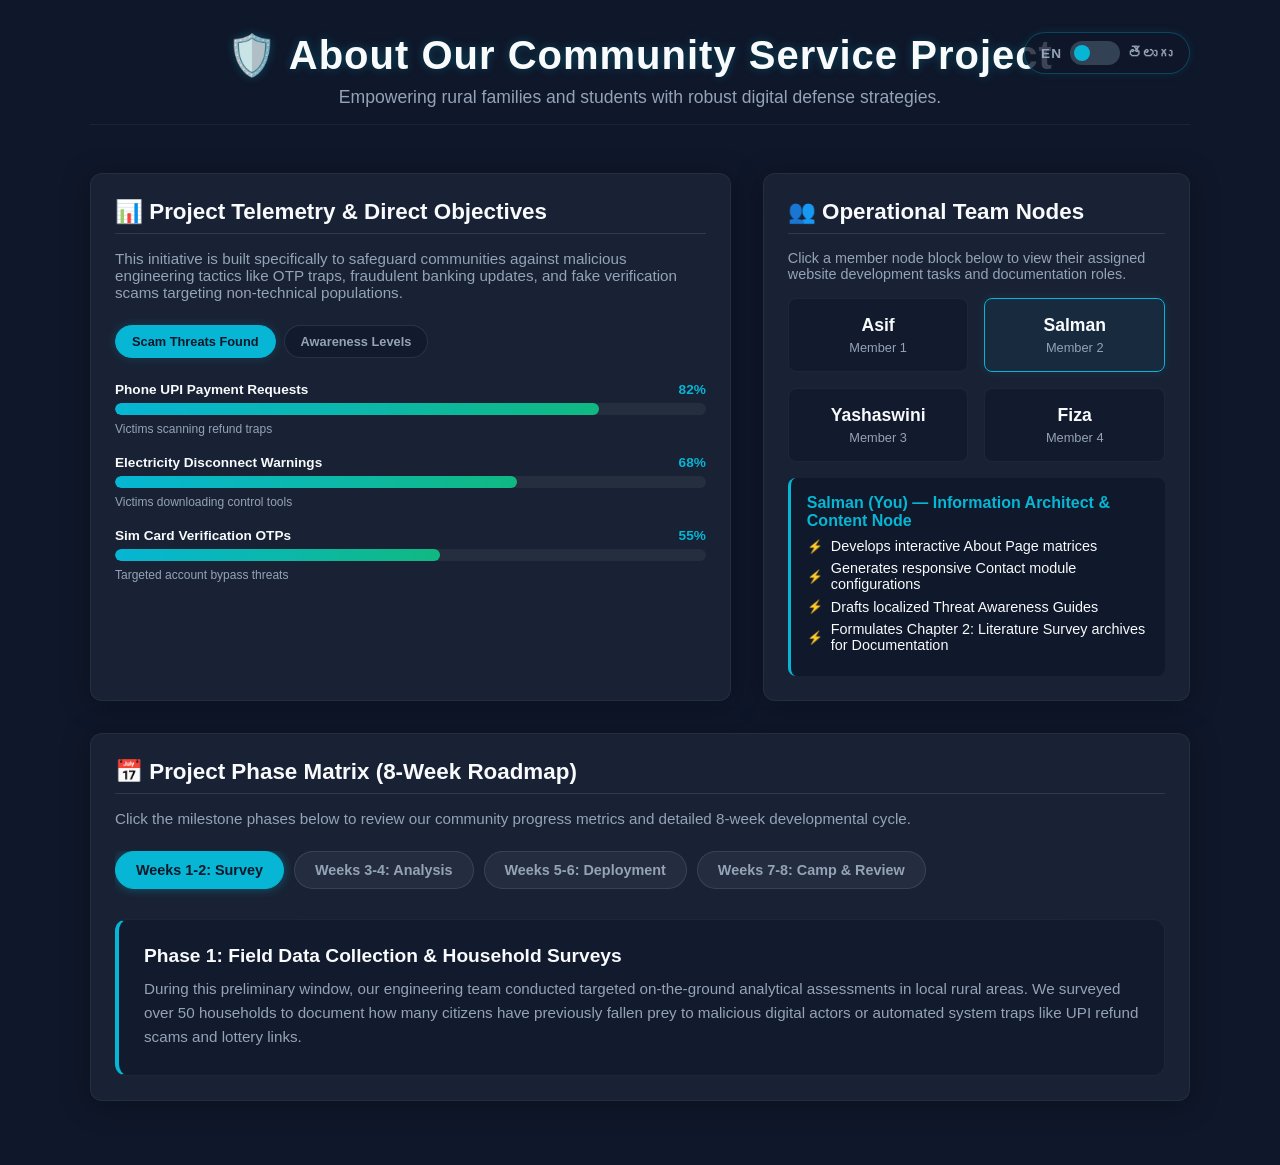
<file: about.html>
<!DOCTYPE html>
<html lang="en">
<head>
    <meta charset="UTF-8">
    <meta name="viewport" content="width=device-width, initial-scale=1.0">
    <title>About Our CSP Mission</title>
    <style>
        :root {
            --bg-dark: #0f172a;
            --card-bg: rgba(30, 41, 59, 0.7);
            --accent-cyan: #06b6d4;
            --accent-green: #10b981;
            --accent-red: #ef4444;
            --accent-purple: #8b5cf6;
            --text-main: #f8fafc;
            --text-muted: #94a3b8;
            --border-glow: rgba(6, 182, 212, 0.2);
            --crt-green: #34d399;
        }

        * {
            box-sizing: border-box;
            margin: 0;
            padding: 0;
            font-family: 'Segoe UI', Tahoma, Geneva, Verdana, sans-serif;
            transition: all 0.25s ease;
        }

        body {
            background-color: var(--bg-dark);
            color: var(--text-main);
            min-height: 100vh;
            padding: 2rem 1rem;
            display: flex;
            flex-direction: column;
            align-items: center;
            overflow-x: hidden;
        }

        /* Bilingual Toggle Mechanics */
        body.lang-en .te-text { display: none !important; }
        body.lang-te .en-text { display: none !important; }

        .container {
            max-width: 1100px;
            width: 100%;
        }

        header {
            text-align: center;
            margin-bottom: 3rem;
            position: relative;
            padding-bottom: 1rem;
            border-bottom: 1px solid rgba(255, 255, 255, 0.05);
        }

        .lang-switch-wrapper {
            position: absolute;
            top: 0;
            right: 0;
            display: flex;
            align-items: center;
            gap: 0.5rem;
            background: rgba(15, 23, 42, 0.8);
            padding: 0.5rem 1rem;
            border-radius: 30px;
            border: 1px solid rgba(6, 182, 212, 0.3);
            box-shadow: 0 0 10px rgba(6, 182, 212, 0.1);
        }

        .switch {
            position: relative;
            display: inline-block;
            width: 50px;
            height: 24px;
        }

        .switch input {
            opacity: 0;
            width: 0;
            height: 0;
        }

        .slider {
            position: absolute;
            cursor: pointer;
            top: 0;
            left: 0;
            right: 0;
            bottom: 0;
            background-color: #334155;
            transition: .4s;
            border-radius: 34px;
        }

        .slider:before {
            position: absolute;
            content: "";
            height: 16px;
            width: 16px;
            left: 4px;
            bottom: 4px;
            background-color: var(--accent-cyan);
            transition: .4s;
            border-radius: 50%;
        }

        input:checked + .slider {
            background-color: var(--accent-green);
        }

        input:checked + .slider:before {
            transform: translateX(26px);
            background-color: #ffffff;
        }

        .lang-label {
            font-size: 0.85rem;
            font-weight: 600;
            text-transform: uppercase;
            letter-spacing: 1px;
            color: var(--text-muted);
        }

        header h1 {
            font-size: 2.5rem;
            color: var(--text-main);
            letter-spacing: 1px;
            margin-bottom: 0.5rem;
            text-shadow: 0 0 10px rgba(6, 182, 212, 0.3);
        }

        header p {
            color: var(--text-muted);
            font-size: 1.1rem;
        }

        /* Layout Grid */
        .dashboard-grid {
            display: grid;
            grid-template-columns: 1fr;
            gap: 2rem;
            width: 100%;
            margin-bottom: 2rem;
        }

        @media (min-width: 768px) {
            .dashboard-grid {
                grid-template-columns: 1.2fr 0.8fr;
            }
            .full-width {
                grid-column: span 2;
            }
        }

        /* Glassmorphic Cyber Cards */
        .card {
            background: var(--card-bg);
            border: 1px solid rgba(255, 255, 255, 0.05);
            border-radius: 12px;
            padding: 1.5rem;
            backdrop-filter: blur(12px);
            box-shadow: 0 4px 30px rgba(0, 0, 0, 0.3);
            position: relative;
            overflow: hidden;
        }

        .card:hover {
            border-color: var(--accent-cyan);
            box-shadow: 0 4px 20px var(--border-glow);
        }

        .card h2 {
            font-size: 1.4rem;
            margin-bottom: 1rem;
            display: flex;
            align-items: center;
            gap: 0.5rem;
            color: var(--text-main);
            border-bottom: 1px solid rgba(255, 255, 255, 0.1);
            padding-bottom: 0.5rem;
        }

        .team-cluster {
            display: grid;
            grid-template-columns: repeat(2, 1fr);
            gap: 1rem;
            margin-top: 1rem;
        }

        .member-node {
            background: rgba(15, 23, 42, 0.6);
            border: 1px solid rgba(255, 255, 255, 0.05);
            border-radius: 8px;
            padding: 1rem;
            cursor: pointer;
            text-align: center;
        }

        .member-node:hover, .member-node.active {
            border-color: var(--accent-cyan);
            background: rgba(6, 182, 212, 0.05);
            box-shadow: 0 0 10px rgba(6, 182, 212, 0.1);
        }

        .member-node h3 {
            font-size: 1.1rem;
            color: var(--text-main);
            margin-bottom: 0.25rem;
        }

        .member-node p {
            font-size: 0.8rem;
            color: var(--text-muted);
        }

        .member-details-box {
            background: rgba(15, 23, 42, 0.8);
            border-radius: 8px;
            padding: 1rem;
            margin-top: 1rem;
            border-left: 3px solid var(--accent-cyan);
            min-height: 100px;
        }

        .member-details-box h4 {
            color: var(--accent-cyan);
            font-size: 1rem;
            margin-bottom: 0.5rem;
        }

        .member-details-box ul {
            list-style: none;
            padding-left: 0;
        }

        .member-details-box li {
            font-size: 0.9rem;
            margin-bottom: 0.4rem;
            display: flex;
            align-items: center;
            gap: 0.5rem;
        }

        .member-details-box li::before {
            content: "⚡";
            font-size: 0.8rem;
        }

        /* Interactive Timeline Tabs (Merged Update) */
        .timeline-section {
            margin-top: 10px;
        }

        .timeline-tabs {
            display: flex;
            gap: 10px;
            overflow-x: auto;
            padding-bottom: 10px;
            margin-bottom: 20px;
        }

        /* Scrollbar styles for tabs */
        .timeline-tabs::-webkit-scrollbar {
            height: 6px;
        }
        .timeline-tabs::-webkit-scrollbar-track {
            background: rgba(255,255,255,0.05);
            border-radius: 10px;
        }
        .timeline-tabs::-webkit-scrollbar-thumb {
            background: rgba(6, 182, 212, 0.5);
            border-radius: 10px;
        }

        .time-btn {
            background: rgba(255,255,255,0.05);
            border: 1px solid rgba(255,255,255,0.1);
            color: var(--text-muted);
            padding: 10px 20px;
            border-radius: 30px;
            cursor: pointer;
            white-space: nowrap;
            font-weight: 600;
            font-size: 0.9rem;
            transition: all 0.3s ease;
        }

        .time-btn:hover {
            background: rgba(6, 182, 212, 0.1);
        }

        .time-btn.active {
            background: var(--accent-cyan);
            color: var(--bg-dark);
            border-color: var(--accent-cyan);
            box-shadow: 0 0 10px rgba(6, 182, 212, 0.4);
        }

        .timeline-content {
            background: rgba(15, 23, 42, 0.6);
            border-radius: 12px;
            padding: 25px;
            min-height: 140px;
            border-left: 4px solid var(--accent-cyan);
            border-top: 1px solid rgba(255,255,255,0.05);
            border-right: 1px solid rgba(255,255,255,0.05);
            border-bottom: 1px solid rgba(255,255,255,0.05);
            transition: opacity 0.3s ease;
        }

        .timeline-content h3 {
            color: var(--text-main);
            margin-bottom: 10px;
            font-size: 1.2rem;
        }

        .chart-container {
            margin-top: 1rem;
        }

        .chart-selector {
            display: flex;
            gap: 0.5rem;
            margin-bottom: 1.5rem;
        }

        .chart-btn {
            background: rgba(15, 23, 42, 0.6);
            border: 1px solid rgba(255, 255, 255, 0.1);
            color: var(--text-muted);
            padding: 0.5rem 1rem;
            border-radius: 20px;
            font-size: 0.8rem;
            font-weight: 600;
            cursor: pointer;
        }

        .chart-btn.active {
            background: var(--accent-cyan);
            color: #0f172a;
            border-color: var(--accent-cyan);
            box-shadow: 0 0 10px rgba(6, 182, 212, 0.2);
        }

        .bar-chart {
            display: flex;
            flex-direction: column;
            gap: 1.2rem;
        }

        .bar-row {
            display: flex;
            flex-direction: column;
            gap: 0.4rem;
        }

        .bar-meta {
            display: flex;
            justify-content: space-between;
            font-size: 0.85rem;
        }

        .bar-track {
            background: rgba(255, 255, 255, 0.05);
            height: 12px;
            border-radius: 6px;
            overflow: hidden;
            width: 100%;
        }

        .bar-fill {
            height: 100%;
            width: 0%;
            background: linear-gradient(90deg, var(--accent-cyan), var(--accent-green));
            border-radius: 6px;
            transition: width 1s cubic-bezier(0.1, 0.8, 0.3, 1);
        }
    </style>
</head>
<body class="lang-en">

    <div class="container">
        <!-- Dashboard Header Node -->
        <header>
            <div class="lang-switch-wrapper">
                <span class="lang-label">EN</span>
                <label class="switch">
                    <input type="checkbox" id="langToggle">
                    <span class="slider"></span>
                </label>
                <span class="lang-label">తెలుగు</span>
            </div>
            
            <h1 class="en-text">🛡️ About Our Community Service Project</h1>
            <h1 class="te-text">🛡️ మా కమ్యూనిటీ సర్వీస్ ప్రాజెక్ట్ గురించి</h1>
            
            <p class="en-text">Empowering rural families and students with robust digital defense strategies.</p>
            <p class="te-text">గ్రామీణ విద్యార్థులు మరియు కుటుంబాలకు సైబర్ మోసాలపై బలమైన అవగాహన కల్పించడం.</p>
        </header>

        <div class="dashboard-grid">
            
            <!-- Column 1: Core Objectives & Metrics Tracker -->
            <div class="card">
                <h2 class="en-text">📊 Project Telemetry & Direct Objectives</h2>
                <h2 class="te-text">📊 ప్రాజెక్ట్ లక్ష్యాలు మరియు సర్వే డేటా</h2>
                
                <p class="en-text" style="color: var(--text-muted); font-size: 0.95rem; margin-bottom: 1.5rem;">
                    This initiative is built specifically to safeguard communities against malicious engineering tactics like OTP traps, fraudulent banking updates, and fake verification scams targeting non-technical populations.
                </p>
                <p class="te-text" style="color: var(--text-muted); font-size: 0.95rem; margin-bottom: 1.5rem;">
                    గ్రామీణ ప్రాంతాల ప్రజలను ఆన్‌లైన్ బ్యాంకింగ్, OTP ఉచ్చులు మరియు నకిలీ వెరిఫికేషన్ మెసేజ్ల వల్ల ఎదురవుతున్న మోసాల నుండి రక్షించడమే మా ప్రాజెక్ట్ యొక్క ముఖ్య ఉద్దేశ్యం.
                </p>

                <!-- Interactive Chart Module -->
                <div class="chart-container">
                    <div class="chart-selector">
                        <button class="chart-btn active" onclick="loadChartDataset('vulnerabilities', this)">
                            <span class="en-text">Scam Threats Found</span>
                            <span class="te-text">గుర్తించిన మోసాలు</span>
                        </button>
                        <button class="chart-btn" onclick="loadChartDataset('knowledge', this)">
                            <span class="en-text">Awareness Levels</span>
                            <span class="te-text">అవగాహన స్థాయిలు</span>
                        </button>
                    </div>

                    <div class="bar-chart" id="chartView">
                        <!-- Chart rows rendered dynamically below -->
                    </div>
                </div>
            </div>

            <!-- Column 2: Roster Matrix (Member Contributions) -->
            <div class="card">
                <h2 class="en-text">👥 Operational Team Nodes</h2>
                <h2 class="te-text">👥 కార్యాచరణ బృందం వివరాలు</h2>
                
                <p class="en-text" style="color: var(--text-muted); font-size: 0.9rem; margin-bottom: 1rem;">
                    Click a member node block below to view their assigned website development tasks and documentation roles.
                </p>
                <p class="te-text" style="color: var(--text-muted); font-size: 0.9rem; margin-bottom: 1rem;">
                    వెబ్‌సైట్ డెవలప్‌మెంట్ మరియు డాక్యుమెంటేషన్‌లో బృంద సభ్యుల బాధ్యతలను చూడడానికి క్రింది బ్లాక్‌లపై క్లిక్ చేయండి.
                </p>

                <div class="team-cluster">
                    <div class="member-node" id="member1" onclick="selectMember('m1', this)">
                        <h3>Asif</h3>
                        <p>Member 1</p>
                    </div>
                    <div class="member-node active" id="defaultMember" onclick="selectMember('m2', this)">
                        <h3>Salman</h3>
                        <p>Member 2</p>
                    </div>
                    <div class="member-node" id="member3" onclick="selectMember('m3', this)">
                        <h3>Yashaswini</h3>
                        <p>Member 3</p>
                    </div>
                    <div class="member-node" id="member4" onclick="selectMember('m4', this)">
                        <h3>Fiza</h3>
                        <p>Member 4</p>
                    </div>
                </div>

                <div class="member-details-box" id="memberDetailsDisplay">
                    <!-- Loaded dynamically via JavaScript -->
                </div>
            </div>

            <!-- Row 3: Interactive Futuristic 8-Week Project Plan Tracker -->
            <div class="card full-width">
                <h2 class="en-text">📅 Project Phase Matrix (8-Week Roadmap)</h2>
                <h2 class="te-text">📅 ప్రాజెక్ట్ దశలు (8 వారాల ప్రణాళిక)</h2>
                
                <p class="en-text" style="color: var(--text-muted); font-size: 0.95rem; margin-bottom: 1.5rem;">
                    Click the milestone phases below to review our community progress metrics and detailed 8-week developmental cycle.
                </p>
                <p class="te-text" style="color: var(--text-muted); font-size: 0.95rem; margin-bottom: 1.5rem;">
                    మా 8 వారాల ప్రాజెక్ట్ పురోగతి మరియు వివిధ దశల వివరాలను సమీక్షించడానికి క్రింది మైలురాళ్లపై క్లిక్ చేయండి.
                </p>

                <div class="timeline-section">
                    <div class="timeline-tabs">
                        <button class="time-btn active" onclick="showPhase(1, this)">
                            <span class="en-text">Weeks 1-2: Survey</span>
                            <span class="te-text">వారాలు 1-2: సర్వే</span>
                        </button>
                        <button class="time-btn" onclick="showPhase(2, this)">
                            <span class="en-text">Weeks 3-4: Analysis</span>
                            <span class="te-text">వారాలు 3-4: విశ్లేషణ</span>
                        </button>
                        <button class="time-btn" onclick="showPhase(3, this)">
                            <span class="en-text">Weeks 5-6: Deployment</span>
                            <span class="te-text">వారాలు 5-6: డెవలప్‌మెంట్</span>
                        </button>
                        <button class="time-btn" onclick="showPhase(4, this)">
                            <span class="en-text">Weeks 7-8: Camp & Review</span>
                            <span class="te-text">వారాలు 7-8: ప్రదర్శన</span>
                        </button>
                    </div>

                    <div id="phaseDisplay" class="timeline-content">
                        <!-- Content Injected via JavaScript based on Phase & Language -->
                    </div>
                </div>
            </div>

        </div>
    </div>

    <script>
        // --- Central State Variables ---
        let currentPhase = 1;
        let currentDatasetKey = "vulnerabilities";

        // --- Language Toggle Mechanics ---
        const langToggle = document.getElementById('langToggle');
        langToggle.addEventListener('change', () => {
            if (langToggle.checked) {
                document.body.className = 'lang-te';
            } else {
                document.body.className = 'lang-en';
            }
            // Re-render components to update labels in current language
            renderActiveChart();
            renderActivePhase();
            
            // Re-render currently selected member to update language
            const activeMemberBtn = document.querySelector('.member-node.active');
            if(activeMemberBtn) {
                const memberId = activeMemberBtn.id.replace('member', 'm').replace('defaultMember', 'm2');
                selectMember(memberId, activeMemberBtn);
            }
        });

        // --- Operational Team Node Allocation Map ---
        const memberData = {
            m1: {
                name: "Asif Shaik",
                role: "Member 1",
                en: {
                    title: "System Coordinator & Router",
                    tasks: [
                        "Initializes CSS layout schemas",
                        "Responsible for website Home module",
                        "Configures central Navigation elements",
                        "Coordinates Git Repository integration workflows",
                        "Drafts Chapter 1: Introduction & Objectives for Documentation"
                    ]
                },
                te: {
                    title: "సిస్టమ్ కోఆర్డినేటర్ & రూటర్",
                    tasks: [
                        "ప్రధాన CSS మరియు వెబ్‌సైట్ లేఅవుట్ డిజైన్",
                        "వెబ్‌సైట్ హోమ్ (Home Page) రూపకల్పన బాధ్యత",
                        "నావిగేషన్ బార్ మ్యాపింగ్ ప్రక్రియలు",
                        "గిట్‌హబ్ ప్రాజెక్ట్ కోఆర్డినేషన్",
                        "డాక్యుమెంటేషన్ చాప్టర్ 1: పరిచయం & లక్ష్యాలు రూపకల్పన"
                    ]
                }
            },
            m2: {
                name: "Salman (You)",
                role: "Member 2",
                en: {
                    title: "Information Architect & Content Node",
                    tasks: [
                        "Develops interactive About Page matrices",
                        "Generates responsive Contact module configurations",
                        "Drafts localized Threat Awareness Guides",
                        "Formulates Chapter 2: Literature Survey archives for Documentation"
                    ]
                },
                te: {
                    title: "సమాచార ఆర్కిటెక్ట్ & కంటెంట్ నోడ్",
                    tasks: [
                        "ఇంటరాక్టివ్ ఎబౌట్ అస్ (About Page) రూపకల్పన",
                        "కాంటాక్ట్ అస్ మరియు సహాయక కేంద్రం పేజీ రూపకల్పన",
                        "తెలుగు మరియు ఇంగ్లీష్ సైబర్ మోసాల అవగాహన వ్యాసాలు",
                        "డాక్యుమెంటేషన్ చాప్టర్ 2: లిటరేచర్ సర్వే విశ్లేషణ"
                    ]
                }
            },
            m3: {
                name: "Yashaswini",
                role: "Member 3",
                en: {
                    title: "Interactive Systems Designer",
                    tasks: [
                        "Responsible for Cyber Quiz UI engine",
                        "Constructs responsive Quiz evaluation structures",
                        "Handles gamified cyber security badges",
                        "Generates Chapter 3: Project Methodology records for Documentation"
                    ]
                },
                te: {
                    title: "ఇంటరాక్టివ్ సిస్టమ్స్ డిజైనర్",
                    tasks: [
                        "సైబర్ క్విజ్ (Quiz Page) నిర్మాణ బాధ్యత",
                        "క్విజ్ మార్కుల మూల్యాంకన పేజీల నిర్మాణం",
                        "యూజర్ అవగాహన బ్యాడ్జ్ ల రూపకల్పన",
                        "డాక్యుమెంటేషన్ చాప్టర్ 3: ప్రాజెక్ట్ పద్ధతులు మరియు ప్రణాళిక"
                    ]
                }
            },
            m4: {
                name: "Shaik Fiza Sultana",
                role: "Member 4",
                en: {
                    title: "Security Diagnostics & Quality Assurance",
                    tasks: [
                        "Assembles Password Entropy dynamic gauges",
                        "Formulates live Scam Alert warning systems",
                        "Manages mobile browser compilation standards",
                        "Compiles Chapter 4/5: Results & Conclusion details for Documentation"
                    ]
                },
                te: {
                    title: "సెక్యూరిటీ డయాగ్నోస్టిక్స్ & టెస్టింగ్",
                    tasks: [
                        "పాస్‌వర్డ్ బలం పరీక్షించే ఇంటరాక్టివ్ సిస్టమ్",
                        "లైవ్ స్కామ్ అలర్ట్ చెకర్ రూపకల్పన",
                        "మొబైల్ మరియు వెబ్ బ్రౌజర్ అనుకూలత పరీక్షలు",
                        "డాక్యుమెంటేషన్ చాప్టర్ 4/5: ఫలితాలు మరియు ముగింపు విశ్లేషణ"
                    ]
                }
            }
        };

        function selectMember(id, element) {
            document.querySelectorAll('.member-node').forEach(n => n.classList.remove('active'));
            element.classList.add('active');

            const isTelugu = document.body.classList.contains('lang-te');
            const data = memberData[id];
            const content = isTelugu ? data.te : data.en;
            const container = document.getElementById('memberDetailsDisplay');

            container.innerHTML = `
                <h4>${data.name} — ${content.title}</h4>
                <ul>
                    ${content.tasks.map(t => `<li>${t}</li>`).join('')}
                </ul>
            `;
        }

        // --- Chart Injection Mechanics ---
        const datasets = {
            vulnerabilities: {
                en: [
                    { label: "Phone UPI Payment Requests", value: 82, desc: "Victims scanning refund traps" },
                    { label: "Electricity Disconnect Warnings", value: 68, desc: "Victims downloading control tools" },
                    { label: "Sim Card Verification OTPs", value: 55, desc: "Targeted account bypass threats" }
                ],
                te: [
                    { label: "ఫేక్ UPI మనీ రిసీవ్డ్ లింక్స్", value: 82, desc: "స్కాన్ చేసి పిన్ ఎంటర్ చేసే ప్రమాదాలు" },
                    { label: "కరెంట్ కట్ అవుతుంది అనే మెసేజ్ లు", value: 68, desc: "నకిలీ సహాయక యాప్స్ ఎక్కించే సమస్యలు" },
                    { label: "సిమ్ కార్డు బ్లాకింగ్ మెసేజ్ లు (OTPs)", value: 55, desc: "ఓటిపి ని మోసగాళ్లకు చేరవేసే ప్రమాదాలు" }
                ]
            },
            knowledge: {
                en: [
                    { label: "Password Strength Integrity", value: 24, desc: "Households using safe passwords" },
                    { label: "Helpline Number (1930) Awareness", value: 12, desc: "Aware of immediate frozen pipelines" },
                    { label: "Phishing Links Isolation", value: 18, desc: "Ability to detect spoofed domain names" }
                ],
                te: [
                    { label: "సరైన పాస్‌వర్డ్ అవగాహన", value: 24, desc: "సురక్షితమైన పాస్‌వర్డ్‌లు వాడుతున్న వారు" },
                    { label: "1930 హెల్ప్‌లైన్ గురించి అవగాహన", value: 12, desc: "సైబర్ మోసాలు జరిగినప్పుడు సంప్రదించే నెంబర్" },
                    { label: "నకిలీ వెబ్‌సైట్ లింక్స్ గుర్తింపు", value: 18, desc: "సరైన లింక్ ఏంటో గుర్తించగల సామర్థ్యం" }
                ]
            }
        };

        function loadChartDataset(key, btnElement) {
            document.querySelectorAll('.chart-btn').forEach(btn => btn.classList.remove('active'));
            btnElement.classList.add('active');
            currentDatasetKey = key;
            renderActiveChart();
        }

        function renderActiveChart() {
            const isTelugu = document.body.classList.contains('lang-te');
            const dataList = isTelugu ? datasets[currentDatasetKey].te : datasets[currentDatasetKey].en;
            const chartView = document.getElementById('chartView');

            chartView.innerHTML = dataList.map(item => `
                <div class="bar-row">
                    <div class="bar-meta">
                        <span style="font-weight: 600;">${item.label}</span>
                        <span style="color: var(--accent-cyan); font-weight: bold;">${item.value}%</span>
                    </div>
                    <div class="bar-track">
                        <div class="bar-fill" style="width: ${item.value}%"></div>
                    </div>
                    <span style="font-size: 0.75rem; color: var(--text-muted);">${item.desc}</span>
                </div>
            `).join('');
        }

        // --- Interactive Timeline Phase Tracker ---
        const phaseData = {
            1: {
                en: {
                    title: "Phase 1: Field Data Collection & Household Surveys",
                    desc: "During this preliminary window, our engineering team conducted targeted on-the-ground analytical assessments in local rural areas. We surveyed over 50 households to document how many citizens have previously fallen prey to malicious digital actors or automated system traps like UPI refund scams and lottery links."
                },
                te: {
                    title: "దశ 1: ఫీల్డ్ డేటా సేకరణ & కుటుంబాల సర్వే",
                    desc: "ఈ ప్రాథమిక దశలో, మా బృందం గ్రామీణ ప్రాంతాలలో క్షేత్రస్థాయి పరిశీలనలు నిర్వహించింది. 50కి పైగా కుటుంబాలను సర్వే చేసి, ఎంతమంది UPI రీఫండ్ స్కామ్‌లు మరియు నకిలీ లాటరీ లింకుల వంటి డిజిటల్ మోసాల బారిన పడ్డారో డాక్యుమెంట్ చేసాము."
                }
            },
            2: {
                en: {
                    title: "Phase 2: Vulnerability Analysis & Curriculum Mapping",
                    desc: "We classified and grouped the core threats identified in the rural sectors. Data patterns pointed sharply to a critical deficiency in basic account security, visual verification practices, and a high susceptibility to social engineering pressure traps involving fake electricity bill cutoff warnings."
                },
                te: {
                    title: "దశ 2: సమస్యల విశ్లేషణ & ప్రణాళిక రూపకల్పన",
                    desc: "గ్రామీణ రంగాల్లో గుర్తించిన ప్రధాన ముప్పులను మేము వర్గీకరించాము. బేసిక్ అకౌంట్ సెక్యూరిటీ లేకపోవడం, నకిలీ కరెంటు బిల్లుల హెచ్చరికల వంటి ఒత్తిడి పెంచే మోసాలను గుర్తించడంలో అవగాహన లోపం ప్రధానంగా ఉన్నాయని మా డేటా విశ్లేషణలో తేలింది."
                }
            },
            3: {
                en: {
                    title: "Phase 3: Interactive Platform Synthesis & Development",
                    desc: "Our dev terminal active group built out this cloud-hosted responsive simulation array on GitHub. We optimized all modules, including password checkers, interactive quizzes, and dual-language threat matrices, to run cleanly on lightweight mobile network connections widely used across regional villages."
                },
                te: {
                    title: "దశ 3: ఇంటరాక్టివ్ వెబ్‌సైట్ అభివృద్ధి & కోడింగ్",
                    desc: "మా డెవలప్‌మెంట్ బృందం గిట్‌హబ్ ఆధారంగా ఈ వెబ్‌సైట్‌ను రూపొందించింది. గ్రామీణ ప్రాంతాల్లో ఉండే తక్కువ ఇంటర్నెట్ స్పీడ్‌లో కూడా పాస్‌వర్డ్ చెకర్స్, ఇంటరాక్టివ్ క్విజ్ మరియు తెలుగు-ఇంగ్లీష్ మాడ్యూల్స్ వేగంగా పనిచేసేలా అన్నింటినీ ఆప్టిమైజ్ చేసాము."
                }
            },
            4: {
                en: {
                    title: "Phase 4: Community Awareness Camps & Final Validation",
                    desc: "Deploying deep education operations! We walk directly into local communities, demonstrate the interactive platform live on parents' mobile screens, teach them to spot fake URLs, compile our comprehensive 8-week documentation portfolio, and present our final project metrics to evaluators."
                },
                te: {
                    title: "దశ 4: కమ్యూనిటీ అవగాహన సదస్సులు & ప్రాజెక్ట్ ముగింపు",
                    desc: "ప్రాజెక్ట్ చివరి దశలో, గ్రామాల్లో ప్రత్యక్ష అవగాహన సదస్సులు నిర్వహించాము. ప్రజల మొబైల్స్‌లో మా వెబ్‌సైట్ ఓపెన్ చేసి, నకిలీ లింకులను ఎలా గుర్తించాలో నేర్పించాము. చివరగా మా 8-వారాల ప్రాజెక్ట్ డాక్యుమెంటేషన్‌ను పూర్తి చేసి మూల్యాంకన కోసం సమర్పించాము."
                }
            }
        };

        function showPhase(phaseNum, element) {
            if (element) {
                document.querySelectorAll('.time-btn').forEach(btn => btn.classList.remove('active'));
                element.classList.add('active');
            }
            currentPhase = phaseNum;
            renderActivePhase();
        }

        function renderActivePhase() {
            const isTelugu = document.body.classList.contains('lang-te');
            const data = isTelugu ? phaseData[currentPhase].te : phaseData[currentPhase].en;
            const display = document.getElementById('phaseDisplay');
            
            display.style.opacity = 0;
            setTimeout(() => {
                display.innerHTML = `
                    <h3>${data.title}</h3>
                    <p style="color: var(--text-muted); line-height: 1.6; font-size: 0.95rem;">${data.desc}</p>
                `;
                display.style.opacity = 1;
            }, 150);
        }

        // --- Run on DOM Launch ---
        document.addEventListener('DOMContentLoaded', () => {
            selectMember('m2', document.getElementById('defaultMember'));
            renderActiveChart();
            renderActivePhase();
        });
    </script>
</body>
</html>
</file>
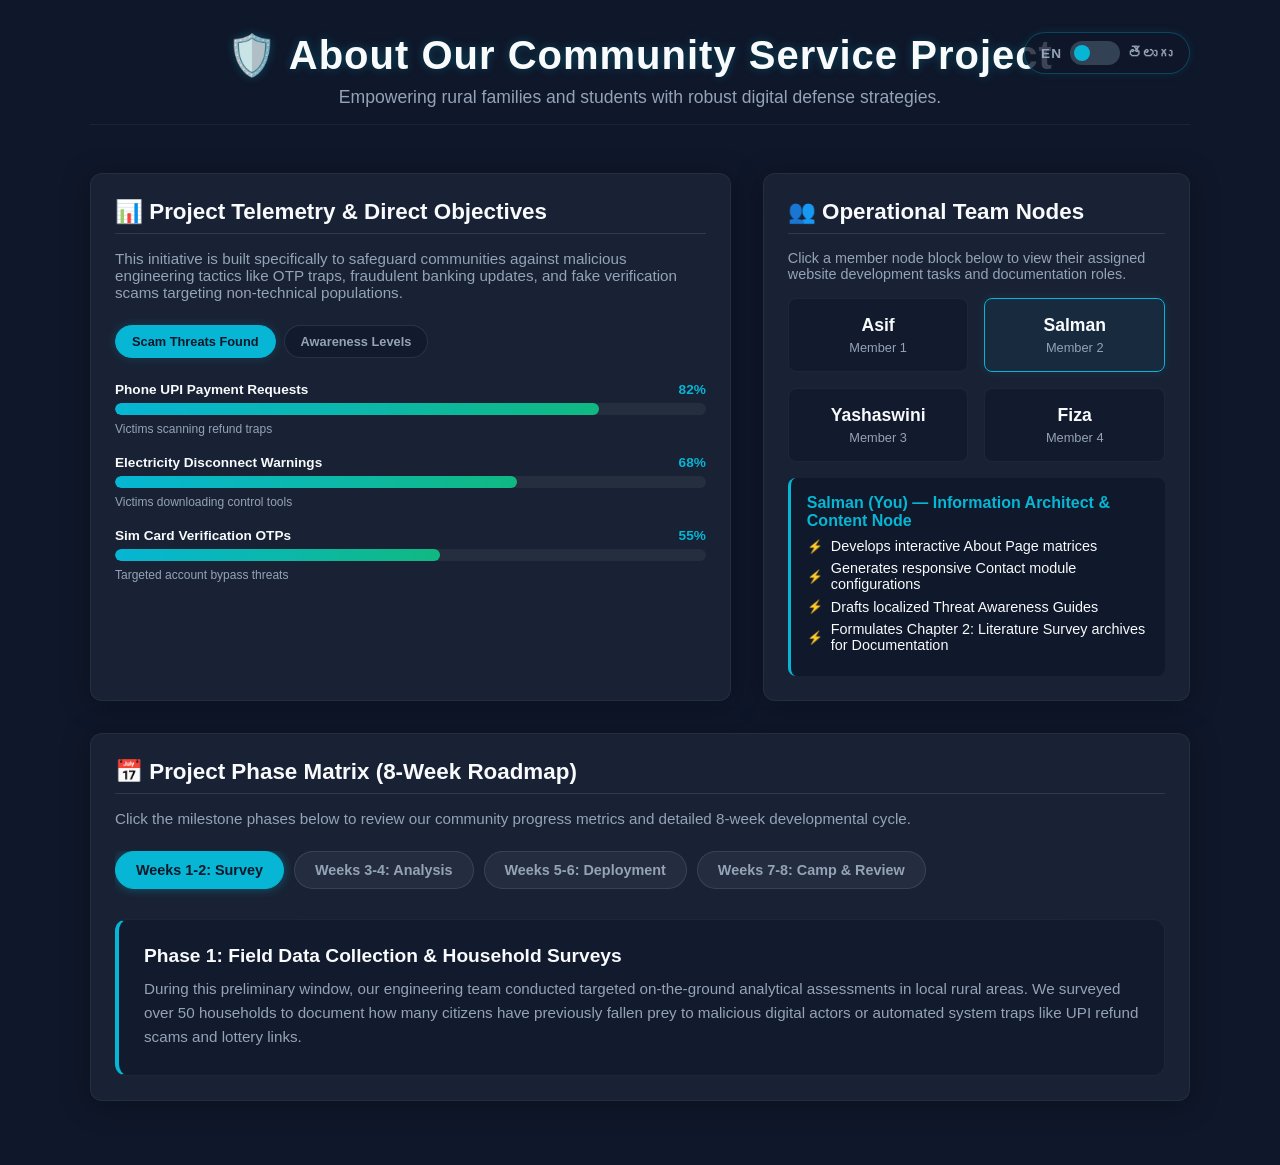
<file: about2.html>
<!DOCTYPE html>
<html lang="en">
<head>
    <meta charset="UTF-8">
    <meta name="viewport" content="width=device-width, initial-scale=1.0">
    <title>About Our CSP Mission</title>
    <style>
        :root {
            --bg-dark: #0f172a;
            --card-bg: rgba(30, 41, 59, 0.7);
            --accent-cyan: #06b6d4;
            --accent-green: #10b981;
            --accent-red: #ef4444;
            --accent-purple: #8b5cf6;
            --text-main: #f8fafc;
            --text-muted: #94a3b8;
            --border-glow: rgba(6, 182, 212, 0.2);
            --crt-green: #34d399;
        }

        * {
            box-sizing: border-box;
            margin: 0;
            padding: 0;
            font-family: 'Segoe UI', Tahoma, Geneva, Verdana, sans-serif;
            transition: all 0.25s ease;
        }

        body {
            background-color: var(--bg-dark);
            color: var(--text-main);
            min-height: 100vh;
            padding: 2rem 1rem;
            display: flex;
            flex-direction: column;
            align-items: center;
            overflow-x: hidden;
        }

        /* Bilingual Toggle Mechanics */
        body.lang-en .te-text { display: none !important; }
        body.lang-te .en-text { display: none !important; }

        .container {
            max-width: 1100px;
            width: 100%;
        }

        header {
            text-align: center;
            margin-bottom: 3rem;
            position: relative;
            padding-bottom: 1rem;
            border-bottom: 1px solid rgba(255, 255, 255, 0.05);
        }

        .lang-switch-wrapper {
            position: absolute;
            top: 0;
            right: 0;
            display: flex;
            align-items: center;
            gap: 0.5rem;
            background: rgba(15, 23, 42, 0.8);
            padding: 0.5rem 1rem;
            border-radius: 30px;
            border: 1px solid rgba(6, 182, 212, 0.3);
            box-shadow: 0 0 10px rgba(6, 182, 212, 0.1);
        }

        .switch {
            position: relative;
            display: inline-block;
            width: 50px;
            height: 24px;
        }

        .switch input {
            opacity: 0;
            width: 0;
            height: 0;
        }

        .slider {
            position: absolute;
            cursor: pointer;
            top: 0;
            left: 0;
            right: 0;
            bottom: 0;
            background-color: #334155;
            transition: .4s;
            border-radius: 34px;
        }

        .slider:before {
            position: absolute;
            content: "";
            height: 16px;
            width: 16px;
            left: 4px;
            bottom: 4px;
            background-color: var(--accent-cyan);
            transition: .4s;
            border-radius: 50%;
        }

        input:checked + .slider {
            background-color: var(--accent-green);
        }

        input:checked + .slider:before {
            transform: translateX(26px);
            background-color: #ffffff;
        }

        .lang-label {
            font-size: 0.85rem;
            font-weight: 600;
            text-transform: uppercase;
            letter-spacing: 1px;
            color: var(--text-muted);
        }

        header h1 {
            font-size: 2.5rem;
            color: var(--text-main);
            letter-spacing: 1px;
            margin-bottom: 0.5rem;
            text-shadow: 0 0 10px rgba(6, 182, 212, 0.3);
        }

        header p {
            color: var(--text-muted);
            font-size: 1.1rem;
        }

        /* Layout Grid */
        .dashboard-grid {
            display: grid;
            grid-template-columns: 1fr;
            gap: 2rem;
            width: 100%;
            margin-bottom: 2rem;
        }

        @media (min-width: 768px) {
            .dashboard-grid {
                grid-template-columns: 1.2fr 0.8fr;
            }
            .full-width {
                grid-column: span 2;
            }
        }

        /* Glassmorphic Cyber Cards */
        .card {
            background: var(--card-bg);
            border: 1px solid rgba(255, 255, 255, 0.05);
            border-radius: 12px;
            padding: 1.5rem;
            backdrop-filter: blur(12px);
            box-shadow: 0 4px 30px rgba(0, 0, 0, 0.3);
            position: relative;
            overflow: hidden;
        }

        .card:hover {
            border-color: var(--accent-cyan);
            box-shadow: 0 4px 20px var(--border-glow);
        }

        .card h2 {
            font-size: 1.4rem;
            margin-bottom: 1rem;
            display: flex;
            align-items: center;
            gap: 0.5rem;
            color: var(--text-main);
            border-bottom: 1px solid rgba(255, 255, 255, 0.1);
            padding-bottom: 0.5rem;
        }

        .team-cluster {
            display: grid;
            grid-template-columns: repeat(2, 1fr);
            gap: 1rem;
            margin-top: 1rem;
        }

        .member-node {
            background: rgba(15, 23, 42, 0.6);
            border: 1px solid rgba(255, 255, 255, 0.05);
            border-radius: 8px;
            padding: 1rem;
            cursor: pointer;
            text-align: center;
        }

        .member-node:hover, .member-node.active {
            border-color: var(--accent-cyan);
            background: rgba(6, 182, 212, 0.05);
            box-shadow: 0 0 10px rgba(6, 182, 212, 0.1);
        }

        .member-node h3 {
            font-size: 1.1rem;
            color: var(--text-main);
            margin-bottom: 0.25rem;
        }

        .member-node p {
            font-size: 0.8rem;
            color: var(--text-muted);
        }

        .member-details-box {
            background: rgba(15, 23, 42, 0.8);
            border-radius: 8px;
            padding: 1rem;
            margin-top: 1rem;
            border-left: 3px solid var(--accent-cyan);
            min-height: 100px;
        }

        .member-details-box h4 {
            color: var(--accent-cyan);
            font-size: 1rem;
            margin-bottom: 0.5rem;
        }

        .member-details-box ul {
            list-style: none;
            padding-left: 0;
        }

        .member-details-box li {
            font-size: 0.9rem;
            margin-bottom: 0.4rem;
            display: flex;
            align-items: center;
            gap: 0.5rem;
        }

        .member-details-box li::before {
            content: "⚡";
            font-size: 0.8rem;
        }

        /* Interactive Timeline Tabs (Merged Update) */
        .timeline-section {
            margin-top: 10px;
        }

        .timeline-tabs {
            display: flex;
            gap: 10px;
            overflow-x: auto;
            padding-bottom: 10px;
            margin-bottom: 20px;
        }

        /* Scrollbar styles for tabs */
        .timeline-tabs::-webkit-scrollbar {
            height: 6px;
        }
        .timeline-tabs::-webkit-scrollbar-track {
            background: rgba(255,255,255,0.05);
            border-radius: 10px;
        }
        .timeline-tabs::-webkit-scrollbar-thumb {
            background: rgba(6, 182, 212, 0.5);
            border-radius: 10px;
        }

        .time-btn {
            background: rgba(255,255,255,0.05);
            border: 1px solid rgba(255,255,255,0.1);
            color: var(--text-muted);
            padding: 10px 20px;
            border-radius: 30px;
            cursor: pointer;
            white-space: nowrap;
            font-weight: 600;
            font-size: 0.9rem;
            transition: all 0.3s ease;
        }

        .time-btn:hover {
            background: rgba(6, 182, 212, 0.1);
        }

        .time-btn.active {
            background: var(--accent-cyan);
            color: var(--bg-dark);
            border-color: var(--accent-cyan);
            box-shadow: 0 0 10px rgba(6, 182, 212, 0.4);
        }

        .timeline-content {
            background: rgba(15, 23, 42, 0.6);
            border-radius: 12px;
            padding: 25px;
            min-height: 140px;
            border-left: 4px solid var(--accent-cyan);
            border-top: 1px solid rgba(255,255,255,0.05);
            border-right: 1px solid rgba(255,255,255,0.05);
            border-bottom: 1px solid rgba(255,255,255,0.05);
            transition: opacity 0.3s ease;
        }

        .timeline-content h3 {
            color: var(--text-main);
            margin-bottom: 10px;
            font-size: 1.2rem;
        }

        .chart-container {
            margin-top: 1rem;
        }

        .chart-selector {
            display: flex;
            gap: 0.5rem;
            margin-bottom: 1.5rem;
        }

        .chart-btn {
            background: rgba(15, 23, 42, 0.6);
            border: 1px solid rgba(255, 255, 255, 0.1);
            color: var(--text-muted);
            padding: 0.5rem 1rem;
            border-radius: 20px;
            font-size: 0.8rem;
            font-weight: 600;
            cursor: pointer;
        }

        .chart-btn.active {
            background: var(--accent-cyan);
            color: #0f172a;
            border-color: var(--accent-cyan);
            box-shadow: 0 0 10px rgba(6, 182, 212, 0.2);
        }

        .bar-chart {
            display: flex;
            flex-direction: column;
            gap: 1.2rem;
        }

        .bar-row {
            display: flex;
            flex-direction: column;
            gap: 0.4rem;
        }

        .bar-meta {
            display: flex;
            justify-content: space-between;
            font-size: 0.85rem;
        }

        .bar-track {
            background: rgba(255, 255, 255, 0.05);
            height: 12px;
            border-radius: 6px;
            overflow: hidden;
            width: 100%;
        }

        .bar-fill {
            height: 100%;
            width: 0%;
            background: linear-gradient(90deg, var(--accent-cyan), var(--accent-green));
            border-radius: 6px;
            transition: width 1s cubic-bezier(0.1, 0.8, 0.3, 1);
        }
    </style>
</head>
<body class="lang-en">

    <div class="container">
        <!-- Dashboard Header Node -->
        <header>
            <div class="lang-switch-wrapper">
                <span class="lang-label">EN</span>
                <label class="switch">
                    <input type="checkbox" id="langToggle">
                    <span class="slider"></span>
                </label>
                <span class="lang-label">తెలుగు</span>
            </div>
            
            <h1 class="en-text">🛡️ About Our Community Service Project</h1>
            <h1 class="te-text">🛡️ మా కమ్యూనిటీ సర్వీస్ ప్రాజెక్ట్ గురించి</h1>
            
            <p class="en-text">Empowering rural families and students with robust digital defense strategies.</p>
            <p class="te-text">గ్రామీణ విద్యార్థులు మరియు కుటుంబాలకు సైబర్ మోసాలపై బలమైన అవగాహన కల్పించడం.</p>
        </header>

        <div class="dashboard-grid">
            
            <!-- Column 1: Core Objectives & Metrics Tracker -->
            <div class="card">
                <h2 class="en-text">📊 Project Telemetry & Direct Objectives</h2>
                <h2 class="te-text">📊 ప్రాజెక్ట్ లక్ష్యాలు మరియు సర్వే డేటా</h2>
                
                <p class="en-text" style="color: var(--text-muted); font-size: 0.95rem; margin-bottom: 1.5rem;">
                    This initiative is built specifically to safeguard communities against malicious engineering tactics like OTP traps, fraudulent banking updates, and fake verification scams targeting non-technical populations.
                </p>
                <p class="te-text" style="color: var(--text-muted); font-size: 0.95rem; margin-bottom: 1.5rem;">
                    గ్రామీణ ప్రాంతాల ప్రజలను ఆన్‌లైన్ బ్యాంకింగ్, OTP ఉచ్చులు మరియు నకిలీ వెరిఫికేషన్ మెసేజ్ల వల్ల ఎదురవుతున్న మోసాల నుండి రక్షించడమే మా ప్రాజెక్ట్ యొక్క ముఖ్య ఉద్దేశ్యం.
                </p>

                <!-- Interactive Chart Module -->
                <div class="chart-container">
                    <div class="chart-selector">
                        <button class="chart-btn active" onclick="loadChartDataset('vulnerabilities', this)">
                            <span class="en-text">Scam Threats Found</span>
                            <span class="te-text">గుర్తించిన మోసాలు</span>
                        </button>
                        <button class="chart-btn" onclick="loadChartDataset('knowledge', this)">
                            <span class="en-text">Awareness Levels</span>
                            <span class="te-text">అవగాహన స్థాయిలు</span>
                        </button>
                    </div>

                    <div class="bar-chart" id="chartView">
                        <!-- Chart rows rendered dynamically below -->
                    </div>
                </div>
            </div>

            <!-- Column 2: Roster Matrix (Member Contributions) -->
            <div class="card">
                <h2 class="en-text">👥 Operational Team Nodes</h2>
                <h2 class="te-text">👥 కార్యాచరణ బృందం వివరాలు</h2>
                
                <p class="en-text" style="color: var(--text-muted); font-size: 0.9rem; margin-bottom: 1rem;">
                    Click a member node block below to view their assigned website development tasks and documentation roles.
                </p>
                <p class="te-text" style="color: var(--text-muted); font-size: 0.9rem; margin-bottom: 1rem;">
                    వెబ్‌సైట్ డెవలప్‌మెంట్ మరియు డాక్యుమెంటేషన్‌లో బృంద సభ్యుల బాధ్యతలను చూడడానికి క్రింది బ్లాక్‌లపై క్లిక్ చేయండి.
                </p>

                <div class="team-cluster">
                    <div class="member-node" id="member1" onclick="selectMember('m1', this)">
                        <h3>Asif</h3>
                        <p>Member 1</p>
                    </div>
                    <div class="member-node active" id="defaultMember" onclick="selectMember('m2', this)">
                        <h3>Salman</h3>
                        <p>Member 2</p>
                    </div>
                    <div class="member-node" id="member3" onclick="selectMember('m3', this)">
                        <h3>Yashaswini</h3>
                        <p>Member 3</p>
                    </div>
                    <div class="member-node" id="member4" onclick="selectMember('m4', this)">
                        <h3>Fiza</h3>
                        <p>Member 4</p>
                    </div>
                </div>

                <div class="member-details-box" id="memberDetailsDisplay">
                    <!-- Loaded dynamically via JavaScript -->
                </div>
            </div>

            <!-- Row 3: Interactive Futuristic 8-Week Project Plan Tracker -->
            <div class="card full-width">
                <h2 class="en-text">📅 Project Phase Matrix (8-Week Roadmap)</h2>
                <h2 class="te-text">📅 ప్రాజెక్ట్ దశలు (8 వారాల ప్రణాళిక)</h2>
                
                <p class="en-text" style="color: var(--text-muted); font-size: 0.95rem; margin-bottom: 1.5rem;">
                    Click the milestone phases below to review our community progress metrics and detailed 8-week developmental cycle.
                </p>
                <p class="te-text" style="color: var(--text-muted); font-size: 0.95rem; margin-bottom: 1.5rem;">
                    మా 8 వారాల ప్రాజెక్ట్ పురోగతి మరియు వివిధ దశల వివరాలను సమీక్షించడానికి క్రింది మైలురాళ్లపై క్లిక్ చేయండి.
                </p>

                <div class="timeline-section">
                    <div class="timeline-tabs">
                        <button class="time-btn active" onclick="showPhase(1, this)">
                            <span class="en-text">Weeks 1-2: Survey</span>
                            <span class="te-text">వారాలు 1-2: సర్వే</span>
                        </button>
                        <button class="time-btn" onclick="showPhase(2, this)">
                            <span class="en-text">Weeks 3-4: Analysis</span>
                            <span class="te-text">వారాలు 3-4: విశ్లేషణ</span>
                        </button>
                        <button class="time-btn" onclick="showPhase(3, this)">
                            <span class="en-text">Weeks 5-6: Deployment</span>
                            <span class="te-text">వారాలు 5-6: డెవలప్‌మెంట్</span>
                        </button>
                        <button class="time-btn" onclick="showPhase(4, this)">
                            <span class="en-text">Weeks 7-8: Camp & Review</span>
                            <span class="te-text">వారాలు 7-8: ప్రదర్శన</span>
                        </button>
                    </div>

                    <div id="phaseDisplay" class="timeline-content">
                        <!-- Content Injected via JavaScript based on Phase & Language -->
                    </div>
                </div>
            </div>

        </div>
    </div>

    <script>
        // --- Central State Variables ---
        let currentPhase = 1;
        let currentDatasetKey = "vulnerabilities";

        // --- Language Toggle Mechanics ---
        const langToggle = document.getElementById('langToggle');
        langToggle.addEventListener('change', () => {
            if (langToggle.checked) {
                document.body.className = 'lang-te';
            } else {
                document.body.className = 'lang-en';
            }
            // Re-render components to update labels in current language
            renderActiveChart();
            renderActivePhase();
            
            // Re-render currently selected member to update language
            const activeMemberBtn = document.querySelector('.member-node.active');
            if(activeMemberBtn) {
                const memberId = activeMemberBtn.id.replace('member', 'm').replace('defaultMember', 'm2');
                selectMember(memberId, activeMemberBtn);
            }
        });

        // --- Operational Team Node Allocation Map ---
        const memberData = {
            m1: {
                name: "Asif Shaik",
                role: "Member 1",
                en: {
                    title: "System Coordinator & Router",
                    tasks: [
                        "Initializes CSS layout schemas",
                        "Responsible for website Home module",
                        "Configures central Navigation elements",
                        "Coordinates Git Repository integration workflows",
                        "Drafts Chapter 1: Introduction & Objectives for Documentation"
                    ]
                },
                te: {
                    title: "సిస్టమ్ కోఆర్డినేటర్ & రూటర్",
                    tasks: [
                        "ప్రధాన CSS మరియు వెబ్‌సైట్ లేఅవుట్ డిజైన్",
                        "వెబ్‌సైట్ హోమ్ (Home Page) రూపకల్పన బాధ్యత",
                        "నావిగేషన్ బార్ మ్యాపింగ్ ప్రక్రియలు",
                        "గిట్‌హబ్ ప్రాజెక్ట్ కోఆర్డినేషన్",
                        "డాక్యుమెంటేషన్ చాప్టర్ 1: పరిచయం & లక్ష్యాలు రూపకల్పన"
                    ]
                }
            },
            m2: {
                name: "Salman (You)",
                role: "Member 2",
                en: {
                    title: "Information Architect & Content Node",
                    tasks: [
                        "Develops interactive About Page matrices",
                        "Generates responsive Contact module configurations",
                        "Drafts localized Threat Awareness Guides",
                        "Formulates Chapter 2: Literature Survey archives for Documentation"
                    ]
                },
                te: {
                    title: "సమాచార ఆర్కిటెక్ట్ & కంటెంట్ నోడ్",
                    tasks: [
                        "ఇంటరాక్టివ్ ఎబౌట్ అస్ (About Page) రూపకల్పన",
                        "కాంటాక్ట్ అస్ మరియు సహాయక కేంద్రం పేజీ రూపకల్పన",
                        "తెలుగు మరియు ఇంగ్లీష్ సైబర్ మోసాల అవగాహన వ్యాసాలు",
                        "డాక్యుమెంటేషన్ చాప్టర్ 2: లిటరేచర్ సర్వే విశ్లేషణ"
                    ]
                }
            },
            m3: {
                name: "Yashaswini",
                role: "Member 3",
                en: {
                    title: "Interactive Systems Designer",
                    tasks: [
                        "Responsible for Cyber Quiz UI engine",
                        "Constructs responsive Quiz evaluation structures",
                        "Handles gamified cyber security badges",
                        "Generates Chapter 3: Project Methodology records for Documentation"
                    ]
                },
                te: {
                    title: "ఇంటరాక్టివ్ సిస్టమ్స్ డిజైనర్",
                    tasks: [
                        "సైబర్ క్విజ్ (Quiz Page) నిర్మాణ బాధ్యత",
                        "క్విజ్ మార్కుల మూల్యాంకన పేజీల నిర్మాణం",
                        "యూజర్ అవగాహన బ్యాడ్జ్ ల రూపకల్పన",
                        "డాక్యుమెంటేషన్ చాప్టర్ 3: ప్రాజెక్ట్ పద్ధతులు మరియు ప్రణాళిక"
                    ]
                }
            },
            m4: {
                name: "Shaik Fiza Sultana",
                role: "Member 4",
                en: {
                    title: "Security Diagnostics & Quality Assurance",
                    tasks: [
                        "Assembles Password Entropy dynamic gauges",
                        "Formulates live Scam Alert warning systems",
                        "Manages mobile browser compilation standards",
                        "Compiles Chapter 4/5: Results & Conclusion details for Documentation"
                    ]
                },
                te: {
                    title: "సెక్యూరిటీ డయాగ్నోస్టిక్స్ & టెస్టింగ్",
                    tasks: [
                        "పాస్‌వర్డ్ బలం పరీక్షించే ఇంటరాక్టివ్ సిస్టమ్",
                        "లైవ్ స్కామ్ అలర్ట్ చెకర్ రూపకల్పన",
                        "మొబైల్ మరియు వెబ్ బ్రౌజర్ అనుకూలత పరీక్షలు",
                        "డాక్యుమెంటేషన్ చాప్టర్ 4/5: ఫలితాలు మరియు ముగింపు విశ్లేషణ"
                    ]
                }
            }
        };

        function selectMember(id, element) {
            document.querySelectorAll('.member-node').forEach(n => n.classList.remove('active'));
            element.classList.add('active');

            const isTelugu = document.body.classList.contains('lang-te');
            const data = memberData[id];
            const content = isTelugu ? data.te : data.en;
            const container = document.getElementById('memberDetailsDisplay');

            container.innerHTML = `
                <h4>${data.name} — ${content.title}</h4>
                <ul>
                    ${content.tasks.map(t => `<li>${t}</li>`).join('')}
                </ul>
            `;
        }

        // --- Chart Injection Mechanics ---
        const datasets = {
            vulnerabilities: {
                en: [
                    { label: "Phone UPI Payment Requests", value: 82, desc: "Victims scanning refund traps" },
                    { label: "Electricity Disconnect Warnings", value: 68, desc: "Victims downloading control tools" },
                    { label: "Sim Card Verification OTPs", value: 55, desc: "Targeted account bypass threats" }
                ],
                te: [
                    { label: "ఫేక్ UPI మనీ రిసీవ్డ్ లింక్స్", value: 82, desc: "స్కాన్ చేసి పిన్ ఎంటర్ చేసే ప్రమాదాలు" },
                    { label: "కరెంట్ కట్ అవుతుంది అనే మెసేజ్ లు", value: 68, desc: "నకిలీ సహాయక యాప్స్ ఎక్కించే సమస్యలు" },
                    { label: "సిమ్ కార్డు బ్లాకింగ్ మెసేజ్ లు (OTPs)", value: 55, desc: "ఓటిపి ని మోసగాళ్లకు చేరవేసే ప్రమాదాలు" }
                ]
            },
            knowledge: {
                en: [
                    { label: "Password Strength Integrity", value: 24, desc: "Households using safe passwords" },
                    { label: "Helpline Number (1930) Awareness", value: 12, desc: "Aware of immediate frozen pipelines" },
                    { label: "Phishing Links Isolation", value: 18, desc: "Ability to detect spoofed domain names" }
                ],
                te: [
                    { label: "సరైన పాస్‌వర్డ్ అవగాహన", value: 24, desc: "సురక్షితమైన పాస్‌వర్డ్‌లు వాడుతున్న వారు" },
                    { label: "1930 హెల్ప్‌లైన్ గురించి అవగాహన", value: 12, desc: "సైబర్ మోసాలు జరిగినప్పుడు సంప్రదించే నెంబర్" },
                    { label: "నకిలీ వెబ్‌సైట్ లింక్స్ గుర్తింపు", value: 18, desc: "సరైన లింక్ ఏంటో గుర్తించగల సామర్థ్యం" }
                ]
            }
        };

        function loadChartDataset(key, btnElement) {
            document.querySelectorAll('.chart-btn').forEach(btn => btn.classList.remove('active'));
            btnElement.classList.add('active');
            currentDatasetKey = key;
            renderActiveChart();
        }

        function renderActiveChart() {
            const isTelugu = document.body.classList.contains('lang-te');
            const dataList = isTelugu ? datasets[currentDatasetKey].te : datasets[currentDatasetKey].en;
            const chartView = document.getElementById('chartView');

            chartView.innerHTML = dataList.map(item => `
                <div class="bar-row">
                    <div class="bar-meta">
                        <span style="font-weight: 600;">${item.label}</span>
                        <span style="color: var(--accent-cyan); font-weight: bold;">${item.value}%</span>
                    </div>
                    <div class="bar-track">
                        <div class="bar-fill" style="width: ${item.value}%"></div>
                    </div>
                    <span style="font-size: 0.75rem; color: var(--text-muted);">${item.desc}</span>
                </div>
            `).join('');
        }

        // --- Interactive Timeline Phase Tracker ---
        const phaseData = {
            1: {
                en: {
                    title: "Phase 1: Field Data Collection & Household Surveys",
                    desc: "During this preliminary window, our engineering team conducted targeted on-the-ground analytical assessments in local rural areas. We surveyed over 50 households to document how many citizens have previously fallen prey to malicious digital actors or automated system traps like UPI refund scams and lottery links."
                },
                te: {
                    title: "దశ 1: ఫీల్డ్ డేటా సేకరణ & కుటుంబాల సర్వే",
                    desc: "ఈ ప్రాథమిక దశలో, మా బృందం గ్రామీణ ప్రాంతాలలో క్షేత్రస్థాయి పరిశీలనలు నిర్వహించింది. 50కి పైగా కుటుంబాలను సర్వే చేసి, ఎంతమంది UPI రీఫండ్ స్కామ్‌లు మరియు నకిలీ లాటరీ లింకుల వంటి డిజిటల్ మోసాల బారిన పడ్డారో డాక్యుమెంట్ చేసాము."
                }
            },
            2: {
                en: {
                    title: "Phase 2: Vulnerability Analysis & Curriculum Mapping",
                    desc: "We classified and grouped the core threats identified in the rural sectors. Data patterns pointed sharply to a critical deficiency in basic account security, visual verification practices, and a high susceptibility to social engineering pressure traps involving fake electricity bill cutoff warnings."
                },
                te: {
                    title: "దశ 2: సమస్యల విశ్లేషణ & ప్రణాళిక రూపకల్పన",
                    desc: "గ్రామీణ రంగాల్లో గుర్తించిన ప్రధాన ముప్పులను మేము వర్గీకరించాము. బేసిక్ అకౌంట్ సెక్యూరిటీ లేకపోవడం, నకిలీ కరెంటు బిల్లుల హెచ్చరికల వంటి ఒత్తిడి పెంచే మోసాలను గుర్తించడంలో అవగాహన లోపం ప్రధానంగా ఉన్నాయని మా డేటా విశ్లేషణలో తేలింది."
                }
            },
            3: {
                en: {
                    title: "Phase 3: Interactive Platform Synthesis & Development",
                    desc: "Our dev terminal active group built out this cloud-hosted responsive simulation array on GitHub. We optimized all modules, including password checkers, interactive quizzes, and dual-language threat matrices, to run cleanly on lightweight mobile network connections widely used across regional villages."
                },
                te: {
                    title: "దశ 3: ఇంటరాక్టివ్ వెబ్‌సైట్ అభివృద్ధి & కోడింగ్",
                    desc: "మా డెవలప్‌మెంట్ బృందం గిట్‌హబ్ ఆధారంగా ఈ వెబ్‌సైట్‌ను రూపొందించింది. గ్రామీణ ప్రాంతాల్లో ఉండే తక్కువ ఇంటర్నెట్ స్పీడ్‌లో కూడా పాస్‌వర్డ్ చెకర్స్, ఇంటరాక్టివ్ క్విజ్ మరియు తెలుగు-ఇంగ్లీష్ మాడ్యూల్స్ వేగంగా పనిచేసేలా అన్నింటినీ ఆప్టిమైజ్ చేసాము."
                }
            },
            4: {
                en: {
                    title: "Phase 4: Community Awareness Camps & Final Validation",
                    desc: "Deploying deep education operations! We walk directly into local communities, demonstrate the interactive platform live on parents' mobile screens, teach them to spot fake URLs, compile our comprehensive 8-week documentation portfolio, and present our final project metrics to evaluators."
                },
                te: {
                    title: "దశ 4: కమ్యూనిటీ అవగాహన సదస్సులు & ప్రాజెక్ట్ ముగింపు",
                    desc: "ప్రాజెక్ట్ చివరి దశలో, గ్రామాల్లో ప్రత్యక్ష అవగాహన సదస్సులు నిర్వహించాము. ప్రజల మొబైల్స్‌లో మా వెబ్‌సైట్ ఓపెన్ చేసి, నకిలీ లింకులను ఎలా గుర్తించాలో నేర్పించాము. చివరగా మా 8-వారాల ప్రాజెక్ట్ డాక్యుమెంటేషన్‌ను పూర్తి చేసి మూల్యాంకన కోసం సమర్పించాము."
                }
            }
        };

        function showPhase(phaseNum, element) {
            if (element) {
                document.querySelectorAll('.time-btn').forEach(btn => btn.classList.remove('active'));
                element.classList.add('active');
            }
            currentPhase = phaseNum;
            renderActivePhase();
        }

        function renderActivePhase() {
            const isTelugu = document.body.classList.contains('lang-te');
            const data = isTelugu ? phaseData[currentPhase].te : phaseData[currentPhase].en;
            const display = document.getElementById('phaseDisplay');
            
            display.style.opacity = 0;
            setTimeout(() => {
                display.innerHTML = `
                    <h3>${data.title}</h3>
                    <p style="color: var(--text-muted); line-height: 1.6; font-size: 0.95rem;">${data.desc}</p>
                `;
                display.style.opacity = 1;
            }, 150);
        }

        // --- Run on DOM Launch ---
        document.addEventListener('DOMContentLoaded', () => {
            selectMember('m2', document.getElementById('defaultMember'));
            renderActiveChart();
            renderActivePhase();
        });
    </script>
</body>
</html>
</file>
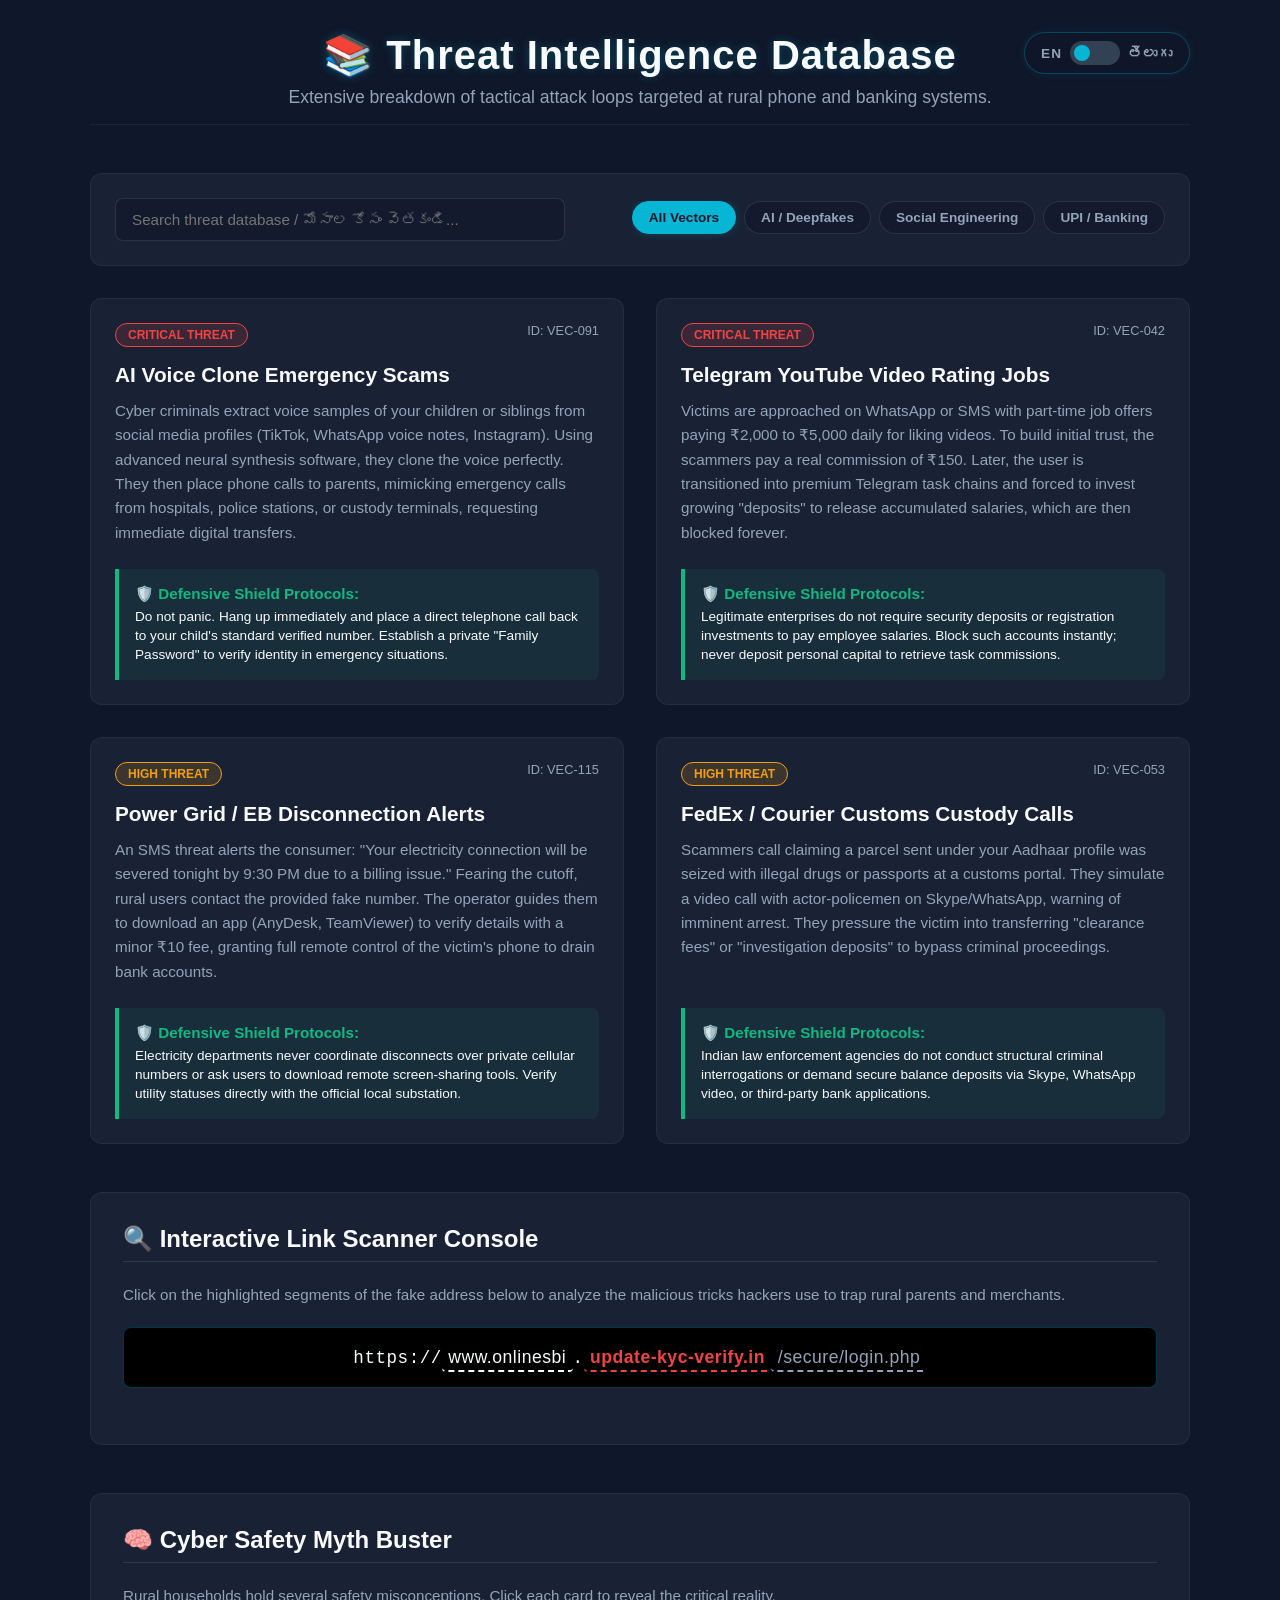
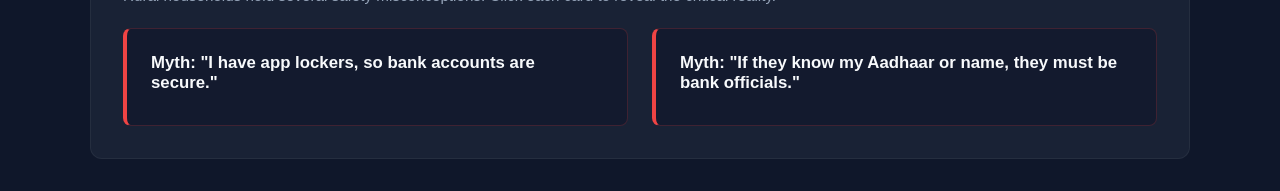
<file: article.html>
<!DOCTYPE html>
<html lang="en">
<head>
    <meta charset="UTF-8">
    <meta name="viewport" content="width=device-width, initial-scale=1.0">
    <title>Cyber Threat Database</title>
    <style>
        :root {
            --bg-dark: #0f172a;
            --card-bg: rgba(30, 41, 59, 0.7);
            --accent-cyan: #06b6d4;
            --accent-green: #10b981;
            --accent-red: #ef4444;
            --accent-purple: #8b5cf6;
            --text-main: #f8fafc;
            --text-muted: #94a3b8;
            --border-glow: rgba(6, 182, 212, 0.2);
        }

        * {
            box-sizing: border-box;
            margin: 0;
            padding: 0;
            font-family: 'Segoe UI', Tahoma, Geneva, Verdana, sans-serif;
            transition: all 0.25s ease;
        }

        body {
            background-color: var(--bg-dark);
            color: var(--text-main);
            min-height: 100vh;
            padding: 2rem 1rem;
            display: flex;
            flex-direction: column;
            align-items: center;
            overflow-x: hidden;
        }

        /* Bilingual Toggle Mechanics */
        body.lang-en .te-text { display: none !important; }
        body.lang-te .en-text { display: none !important; }

        .container {
            max-width: 1100px;
            width: 100%;
        }

        header {
            text-align: center;
            margin-bottom: 3rem;
            position: relative;
            padding-bottom: 1rem;
            border-bottom: 1px solid rgba(255, 255, 255, 0.05);
        }

        .lang-switch-wrapper {
            position: absolute;
            top: 0;
            right: 0;
            display: flex;
            align-items: center;
            gap: 0.5rem;
            background: rgba(15, 23, 42, 0.8);
            padding: 0.5rem 1rem;
            border-radius: 30px;
            border: 1px solid rgba(6, 182, 212, 0.3);
            box-shadow: 0 0 10px rgba(6, 182, 212, 0.1);
        }

        .switch {
            position: relative;
            display: inline-block;
            width: 50px;
            height: 24px;
        }

        .switch input {
            opacity: 0;
            width: 0;
            height: 0;
        }

        .slider {
            position: absolute;
            cursor: pointer;
            top: 0;
            left: 0;
            right: 0;
            bottom: 0;
            background-color: #334155;
            transition: .4s;
            border-radius: 34px;
        }

        .slider:before {
            position: absolute;
            content: "";
            height: 16px;
            width: 16px;
            left: 4px;
            bottom: 4px;
            background-color: var(--accent-cyan);
            transition: .4s;
            border-radius: 50%;
        }

        input:checked + .slider {
            background-color: var(--accent-green);
        }

        input:checked + .slider:before {
            transform: translateX(26px);
            background-color: #ffffff;
        }

        .lang-label {
            font-size: 0.85rem;
            font-weight: 600;
            text-transform: uppercase;
            letter-spacing: 1px;
            color: var(--text-muted);
        }

        header h1 {
            font-size: 2.5rem;
            color: var(--text-main);
            letter-spacing: 1px;
            margin-bottom: 0.5rem;
            text-shadow: 0 0 10px rgba(6, 182, 212, 0.3);
        }

        header p {
            color: var(--text-muted);
            font-size: 1.1rem;
        }

        /* Search & Filter Section */
        .controls-card {
            background: var(--card-bg);
            border: 1px solid rgba(255, 255, 255, 0.05);
            border-radius: 12px;
            padding: 1.5rem;
            margin-bottom: 2rem;
            display: flex;
            flex-direction: column;
            gap: 1rem;
        }

        @media (min-width: 768px) {
            .controls-card {
                flex-direction: row;
                align-items: center;
                justify-content: space-between;
            }
        }

        .search-box {
            position: relative;
            flex: 1;
            max-width: 450px;
        }

        .search-input {
            width: 100%;
            padding: 0.75rem 1rem;
            background: rgba(15, 23, 42, 0.6);
            border: 1px solid rgba(255, 255, 255, 0.1);
            border-radius: 8px;
            color: white;
            font-size: 0.95rem;
            outline: none;
        }

        .search-input:focus {
            border-color: var(--accent-cyan);
            box-shadow: 0 0 10px var(--border-glow);
        }

        .filter-tabs {
            display: flex;
            gap: 0.5rem;
            overflow-x: auto;
            padding-bottom: 5px;
        }

        .filter-btn {
            background: rgba(15, 23, 42, 0.6);
            border: 1px solid rgba(255, 255, 255, 0.1);
            color: var(--text-muted);
            padding: 0.5rem 1rem;
            border-radius: 20px;
            font-size: 0.85rem;
            font-weight: 600;
            cursor: pointer;
            white-space: nowrap;
        }

        .filter-btn.active, .filter-btn:hover {
            background: var(--accent-cyan);
            color: #0f172a;
            border-color: var(--accent-cyan);
            box-shadow: 0 0 10px rgba(6, 182, 212, 0.2);
        }

        /* Threat Matrix Grid */
        .threat-grid {
            display: grid;
            grid-template-columns: 1fr;
            gap: 2rem;
            margin-bottom: 3rem;
        }

        @media (min-width: 900px) {
            .threat-grid {
                grid-template-columns: 1fr 1fr;
            }
        }

        .threat-card {
            background: var(--card-bg);
            border: 1px solid rgba(255, 255, 255, 0.05);
            border-radius: 12px;
            padding: 1.5rem;
            display: flex;
            flex-direction: column;
            justify-content: space-between;
            position: relative;
            overflow: hidden;
        }

        .threat-card:hover {
            border-color: var(--accent-cyan);
            box-shadow: 0 4px 20px var(--border-glow);
            transform: translateY(-2px);
        }

        .threat-header {
            display: flex;
            justify-content: space-between;
            align-items: flex-start;
            margin-bottom: 1rem;
        }

        .threat-badge {
            font-size: 0.75rem;
            font-weight: bold;
            padding: 0.25rem 0.75rem;
            border-radius: 20px;
            text-transform: uppercase;
        }

        .badge-critical {
            background: rgba(239, 68, 68, 0.15);
            color: var(--accent-red);
            border: 1px solid var(--accent-red);
        }

        .badge-warning {
            background: rgba(245, 158, 11, 0.15);
            color: #f59e0b;
            border: 1px solid #f59e0b;
        }

        .threat-card h3 {
            font-size: 1.3rem;
            margin-bottom: 0.75rem;
            color: var(--text-main);
        }

        .threat-card p {
            font-size: 0.95rem;
            color: var(--text-muted);
            line-height: 1.6;
        }

        .defensive-action {
            margin-top: 1.5rem;
            padding: 1rem;
            background: rgba(16, 185, 129, 0.08);
            border-left: 4px solid var(--accent-green);
            border-radius: 0 8px 8px 0;
        }

        .defensive-action h4 {
            color: var(--accent-green);
            font-size: 0.95rem;
            margin-bottom: 0.25rem;
        }

        .defensive-action p {
            font-size: 0.85rem;
            color: var(--text-main);
            line-height: 1.4;
        }

        /* Link Scanner Section */
        .scanner-card {
            background: var(--card-bg);
            border: 1px solid rgba(255, 255, 255, 0.05);
            border-radius: 12px;
            padding: 2rem;
            margin-bottom: 3rem;
        }

        .scanner-card h2 {
            font-size: 1.5rem;
            color: var(--text-main);
            border-bottom: 1px solid rgba(255, 255, 255, 0.1);
            padding-bottom: 0.5rem;
            margin-bottom: 1.5rem;
        }

        .fake-url-hud {
            background: #000000;
            border: 1px solid rgba(6, 182, 212, 0.3);
            border-radius: 8px;
            padding: 1.2rem;
            font-family: 'Courier New', Courier, monospace;
            font-size: 1.1rem;
            text-align: center;
            letter-spacing: 0.5px;
            word-wrap: break-word;
            margin-bottom: 1.5rem;
        }

        .url-seg {
            cursor: pointer;
            padding: 0.2rem 0.4rem;
            border-radius: 4px;
            border-bottom: 2px dashed transparent;
        }

        .url-seg:hover {
            background: rgba(255, 255, 255, 0.1);
        }

        .seg-sub { color: #f8fafc; border-color: #f8fafc; }
        .seg-dom { color: var(--accent-red); border-color: var(--accent-red); font-weight: bold; }
        .seg-path { color: var(--text-muted); border-color: var(--text-muted); }

        .scan-result-box {
            display: none;
            background: rgba(15, 23, 42, 0.8);
            border-radius: 8px;
            padding: 1.2rem;
            border-left: 4px solid var(--accent-cyan);
            animation: fadeIn 0.3s ease;
        }

        .scan-result-box h4 {
            color: var(--accent-cyan);
            margin-bottom: 0.5rem;
            font-size: 1.05rem;
        }

        .scan-result-box p {
            font-size: 0.9rem;
            line-height: 1.5;
            color: var(--text-muted);
        }

        /* Myth Buster System */
        .myth-section {
            background: var(--card-bg);
            border: 1px solid rgba(255, 255, 255, 0.05);
            border-radius: 12px;
            padding: 2rem;
        }

        .myth-section h2 {
            font-size: 1.5rem;
            margin-bottom: 1.5rem;
            border-bottom: 1px solid rgba(255, 255, 255, 0.1);
            padding-bottom: 0.5rem;
        }

        .myth-grid {
            display: grid;
            grid-template-columns: 1fr;
            gap: 1.5rem;
        }

        @media (min-width: 768px) {
            .myth-grid {
                grid-template-columns: 1fr 1fr;
            }
        }

        .myth-card {
            background: rgba(15, 23, 42, 0.6);
            border: 1px solid rgba(239, 68, 68, 0.2);
            border-radius: 8px;
            padding: 1.5rem;
            cursor: pointer;
            border-left: 4px solid var(--accent-red);
            position: relative;
        }

        .myth-card.solved {
            border-color: var(--accent-green);
            border-left-color: var(--accent-green);
        }

        .myth-card h3 {
            font-size: 1.05rem;
            color: var(--text-main);
            margin-bottom: 0.5rem;
            display: flex;
            align-items: center;
            gap: 0.5rem;
        }

        .myth-answer {
            display: none;
            margin-top: 1rem;
            padding-top: 0.75rem;
            border-top: 1px dashed rgba(255, 255, 255, 0.1);
            color: var(--accent-green);
            font-weight: 500;
            font-size: 0.9rem;
            line-height: 1.5;
        }

        @keyframes fadeIn {
            from { opacity: 0; transform: translateY(5px); }
            to { opacity: 1; transform: translateY(0); }
        }
    </style>
</head>
<body class="lang-en">

    <div class="container">
        <!-- Interactive Header Node -->
        <header>
            <div class="lang-switch-wrapper">
                <span class="lang-label">EN</span>
                <label class="switch">
                    <input type="checkbox" id="langToggle">
                    <span class="slider"></span>
                </label>
                <span class="lang-label">తెలుగు</span>
            </div>
            
            <h1 class="en-text">📚 Threat Intelligence Database</h1>
            <h1 class="te-text">📚 సైబర్ మోసాల విశ్లేషణ డేటాబేస్</h1>
            
            <p class="en-text">Extensive breakdown of tactical attack loops targeted at rural phone and banking systems.</p>
            <p class="te-text">గ్రామీణ ఫోన్ మరియు బ్యాంకింగ్ వ్యవస్థలను టార్గెట్ చేసే మోసాలపై లోతైన పరిశోధన రిపోర్టు.</p>
        </header>

        <!-- Search and Categorization Controller -->
        <div class="controls-card">
            <div class="search-box">
                <input type="text" id="threatSearch" class="search-input" placeholder="Search threat database / మోసాల కోసం వెతకండి..." onkeyup="executeSearch()">
            </div>
            <div class="filter-tabs">
                <button class="filter-btn active" onclick="applyFilter('all', this)">
                    <span class="en-text">All Vectors</span><span class="te-text">అన్ని విభాగాలు</span>
                </button>
                <button class="filter-btn" onclick="applyFilter('ai', this)">
                    <span class="en-text">AI / Deepfakes</span><span class="te-text">AI వాయిస్ మోసాలు</span>
                </button>
                <button class="filter-btn" onclick="applyFilter('social', this)">
                    <span class="en-text">Social Engineering</span><span class="te-text">సోషల్ ఇంజనీరింగ్</span>
                </button>
                <button class="filter-btn" onclick="applyFilter('upi', this)">
                    <span class="en-text">UPI / Banking</span><span class="te-text">UPI బ్యాంకింగ్</span>
                </button>
            </div>
        </div>

        <!-- Threat Cases Feed -->
        <div class="threat-grid" id="threatsList">
            
            <!-- Threat 1 -->
            <div class="threat-card" data-category="ai">
                <div>
                    <div class="threat-header">
                        <span class="threat-badge badge-critical">Critical Threat</span>
                        <span style="color: var(--text-muted); font-size: 0.8rem;">ID: VEC-091</span>
                    </div>
                    <h3>
                        <span class="en-text">AI Voice Clone Emergency Scams</span>
                        <span class="te-text">AI వాయిస్ క్లోనింగ్ ఎమర్జెన్సీ మోసాలు</span>
                    </h3>
                    <p class="en-text">Cyber criminals extract voice samples of your children or siblings from social media profiles (TikTok, WhatsApp voice notes, Instagram). Using advanced neural synthesis software, they clone the voice perfectly. They then place phone calls to parents, mimicking emergency calls from hospitals, police stations, or custody terminals, requesting immediate digital transfers.</p>
                    <p class="te-text">నేరస్థులు మీ పిల్లలు లేదా బంధువుల గొంతును ఇంటర్నెట్ లోని వారి పోస్టుల ఆధారంగా సేకరించి, AI టెక్నాలజీతో ఆ గొంతును తయారుచేస్తారు. తరువాత తల్లిదండ్రులకు ఫోన్ చేసి, "నేను ఆసుపత్రిలో ఉన్నాను, ప్రమాదంలో ఉన్నాను, వెంటనే ఫోన్ పే లో డబ్బు పంపండి" అని బెదిరించి లాక్కుంటారు.</p>
                </div>
                <div class="defensive-action">
                    <h4 class="en-text">🛡️ Defensive Shield Protocols:</h4>
                    <h4 class="te-text">🛡️ రక్షణ మార్గదర్శకాలు:</h4>
                    <p class="en-text">Do not panic. Hang up immediately and place a direct telephone call back to your child's standard verified number. Establish a private "Family Password" to verify identity in emergency situations.</p>
                    <p class="te-text">కంగారు పడకండి. కాల్ కట్ చేసి మీ కుటుంబ సభ్యుల అసలు ఫోన్ నెంబర్ కి మీరే కాల్ చేసి నిర్ధారించుకోండి. ఎమర్జెన్సీలో నిజమో కాదో తెలుసుకోవడానికి కుటుంబ సభ్యులలో ఒక రహస్య కోడ్ పదాన్ని వాడండి.</p>
                </div>
            </div>

            <!-- Threat 2 -->
            <div class="threat-card" data-category="social">
                <div>
                    <div class="threat-header">
                        <span class="threat-badge badge-critical">Critical Threat</span>
                        <span style="color: var(--text-muted); font-size: 0.8rem;">ID: VEC-042</span>
                    </div>
                    <h3>
                        <span class="en-text">Telegram YouTube Video Rating Jobs</span>
                        <span class="te-text">టెలిగ్రామ్ యూట్యూబ్ రేటింగ్ నకిలీ ఉద్యోగాలు</span>
                    </h3>
                    <p class="en-text">Victims are approached on WhatsApp or SMS with part-time job offers paying ₹2,000 to ₹5,000 daily for liking videos. To build initial trust, the scammers pay a real commission of ₹150. Later, the user is transitioned into premium Telegram task chains and forced to invest growing "deposits" to release accumulated salaries, which are then blocked forever.</p>
                    <p class="te-text">"యూట్యూబ్ వీడియోలను లైక్ చేస్తే రోజుకు రూ. 5000 వరకు సంపాదించవచ్చు" అని వాట్సాప్ లేదా SMS ద్వారా సందేశం వస్తుంది. నమ్మకం కలిగించడానికి మొదట రూ. 150 అసలు డబ్బులు పంపుతారు. ఆ తరువాత మిమ్మల్ని టెలిగ్రామ్ గ్రూపుల్లో చేర్చి, భారీ జీతాలు ఇవ్వడానికి మీ వద్దే పెద్ద ఎత్తున డిపాజిట్లు కట్టించుకుని మిమ్మల్ని బ్లాక్ చేస్తారు.</p>
                </div>
                <div class="defensive-action">
                    <h4 class="en-text">🛡️ Defensive Shield Protocols:</h4>
                    <h4 class="te-text">🛡️ రక్షణ మార్గదర్శకాలు:</h4>
                    <p class="en-text">Legitimate enterprises do not require security deposits or registration investments to pay employee salaries. Block such accounts instantly; never deposit personal capital to retrieve task commissions.</p>
                    <p class="te-text">ఏ కంపెనీ కూడా ఉద్యోగం ఇవ్వడానికి మీ వద్ద నుండి డబ్బులు అడగదు. ఇలాంటి నకిలీ ఆఫర్లను వాట్సాప్ లో వెంటనే బ్లాక్ చేయండి; సంపాదన కోసం మీ సొంత సొమ్మును ఎప్పుడూ డిపాజిట్ చేయకండి.</p>
                </div>
            </div>

            <!-- Threat 3 -->
            <div class="threat-card" data-category="upi">
                <div>
                    <div class="threat-header">
                        <span class="threat-badge badge-warning">High Threat</span>
                        <span style="color: var(--text-muted); font-size: 0.8rem;">ID: VEC-115</span>
                    </div>
                    <h3>
                        <span class="en-text">Power Grid / EB Disconnection Alerts</span>
                        <span class="te-text">కరెంట్ బిల్లుల చెల్లింపు మోసపూరిత మెసేజ్లు</span>
                    </h3>
                    <p class="en-text">An SMS threat alerts the consumer: "Your electricity connection will be severed tonight by 9:30 PM due to a billing issue." Fearing the cutoff, rural users contact the provided fake number. The operator guides them to download an app (AnyDesk, TeamViewer) to verify details with a minor ₹10 fee, granting full remote control of the victim's phone to drain bank accounts.</p>
                    <p class="te-text">"కరెంటు బిల్లు కట్టలేదు, ఈ రాత్రికి మీ కరెంట్ కట్ చేయబడుతుంది, వెంటనే ఈ నెంబర్ లో సంప్రదించండి" అని ఒక నకిలీ మెసేజ్ వస్తుంది. కరెంటు పోతుందనే భయంతో ఆ నెంబర్ కు కాల్ చేస్తే, వారు మీ చేత 'AnyDesk' లాంటి రిమోట్ యాప్స్ ఎక్కించి మీ ఫోన్ లోని బ్యాంక్ డేటా మొత్తాన్ని హ్యాక్ చేసి అకౌంట్ ఖాళీ చేస్తారు.</p>
                </div>
                <div class="defensive-action">
                    <h4 class="en-text">🛡️ Defensive Shield Protocols:</h4>
                    <h4 class="te-text">🛡️ రక్షణ మార్గదర్శకాలు:</h4>
                    <p class="en-text">Electricity departments never coordinate disconnects over private cellular numbers or ask users to download remote screen-sharing tools. Verify utility statuses directly with the official local substation.</p>
                    <p class="te-text">విద్యుత్ అధికారులు వ్యక్తిగత ఫోన్ల ద్వారా కరెంట్ కట్ చేస్తామని ఎప్పుడూ హెచ్చరించరు, స్క్రీన్ షేరింగ్ యాప్స్ అసలు ఎక్కించమని అడగరు. మీ స్థానిక విద్యుత్ సబ్‌స్టేషన్‌ను మాత్రమే నేరుగా సంప్రదించండి.</p>
                </div>
            </div>

            <!-- Threat 4 -->
            <div class="threat-card" data-category="social">
                <div>
                    <div class="threat-header">
                        <span class="threat-badge badge-warning">High Threat</span>
                        <span style="color: var(--text-muted); font-size: 0.8rem;">ID: VEC-053</span>
                    </div>
                    <h3>
                        <span class="en-text">FedEx / Courier Customs Custody Calls</span>
                        <span class="te-text">కొరియర్ / కస్టమ్స్ నకిలీ బెదిరింపు కాల్స్</span>
                    </h3>
                    <p class="en-text">Scammers call claiming a parcel sent under your Aadhaar profile was seized with illegal drugs or passports at a customs portal. They simulate a video call with actor-policemen on Skype/WhatsApp, warning of imminent arrest. They pressure the victim into transferring "clearance fees" or "investigation deposits" to bypass criminal proceedings.</p>
                    <p class="te-text">మీ ఆధార్ కార్డు ద్వారా పంపబడిన ఒక కొరియర్ లో డ్రగ్స్ లేదా నకిలీ పాస్‌పోర్ట్‌లు దొరికాయి అని ఫోన్ కాల్ వస్తుంది. స్మార్ట్ గా స్కెచ్ వేసి పోలీసుల యూనిఫామ్ వేసుకుని స్కైప్ లేదా వాట్సాప్ కాల్స్ లో బెదిరించి, కేసు లేకుండా చెయ్యడానికి లక్షల రూపాయలను వసూలు చేస్తారు.</p>
                </div>
                <div class="defensive-action">
                    <h4 class="en-text">🛡️ Defensive Shield Protocols:</h4>
                    <h4 class="te-text">🛡️ రక్షణ మార్గదర్శకాలు:</h4>
                    <p class="en-text">Indian law enforcement agencies do not conduct structural criminal interrogations or demand secure balance deposits via Skype, WhatsApp video, or third-party bank applications.</p>
                    <p class="te-text">భారతీయ రక్షక భటులు లేదా పోలీసులు ఎప్పుడూ కూడా వాట్సాప్ లేదా స్కైప్ వీడియో కాల్స్ లో విచారణలు చేయరు, కేసుల నుండి బయటపడడానికి డబ్బులు అడగరు.</p>
                </div>
            </div>
        </div>

        <!-- Interactive Link Scanner Section -->
        <div class="scanner-card">
            <h2 class="en-text">🔍 Interactive Link Scanner Console</h2>
            <h2 class="te-text">🔍 లింక్ వెరిఫికేషన్ ఇంటరాక్టివ్ HUD</h2>
            
            <p class="en-text" style="color: var(--text-muted); font-size: 0.95rem; margin-bottom: 1.5rem;">
                Click on the highlighted segments of the fake address below to analyze the malicious tricks hackers use to trap rural parents and merchants.
            </p>
            <p class="te-text" style="color: var(--text-muted); font-size: 0.95rem; margin-bottom: 1.5rem;">
                హ్యాకర్లు ప్రజలను మోసం చేయడానికి తయారుచేసే నకిలీ లింక్ లో ఏముంటుందో చూడడానికి క్రింది ముక్కలపై క్లిక్ చేయండి.
            </p>

            <div class="fake-url-hud">
                https://<span class="url-seg seg-sub" onclick="inspectUrlSegment('sub')">www.onlinesbi</span>.<span class="url-seg seg-dom" onclick="inspectUrlSegment('dom')">update-kyc-verify.in</span><span class="url-seg seg-path" onclick="inspectUrlSegment('path')">/secure/login.php</span>
            </div>

            <!-- Inspect Subdomain -->
            <div id="resSub" class="scan-result-box">
                <h4 class="en-text">💡 Section: Subdomain Simulation</h4>
                <h4 class="te-text">💡 విభాగం: సబ్‌డొమైన్ మోసం</h4>
                <p class="en-text"><strong>Analysis:</strong> Scammers write trusted brand names like "onlinesbi" at the start to fool your eyes. However, the first letters in a URL do not dictate the real host. It is just a path name.</p>
                <p class="te-text"><strong>విశ్లేషణ:</strong> లింక్ చూడగానే నమ్మకం కలిగించడానికి హ్యాకర్లు మొదట 'onlinesbi' అని రాస్తారు. కానీ లింక్ మొదట్లో ఉన్న పేరు అసలు వెబ్‌సైట్ కాదు, అది కేవలం ఒక నకిలీ పేరు మాత్రమే.</p>
            </div>

            <!-- Inspect Domain -->
            <div id="resDom" class="scan-result-box" style="border-left-color: var(--accent-red);">
                <h4 class="en-text" style="color: var(--accent-red);">❌ Section: The Real Root Domain (The Trap)</h4>
                <h4 class="te-text" style="color: var(--accent-red);">❌ విభాగం: అసలు హోస్ట్ డొమైన్ (ఇక్కడే మోసం ఉంది)</h4>
                <p class="en-text"><strong>Analysis:</strong> The actual website is determined strictly by the domain preceding the top-level extension (e.g. '.in', '.com'). Here, the real host is <strong>update-kyc-verify.in</strong>—a domain purchased by a hacker for ₹500 to capture your bank password logins.</p>
                <p class="te-text"><strong>విశ్లేషణ:</strong> అసలు డొమైన్ అంటే '.in' లేదా '.com' కి ముందు ఉండే పదం. ఇక్కడ నిజమైన వెబ్‌సైట్ <strong>update-kyc-verify.in</strong>. ఇది ఒక హ్యాకర్ కేవలం రూ. 500 పెట్టి కొని, మీ బ్యాంకింగ్ వివరాలు దొంగిలించడానికి వాడే ఒక నకిలీ అడ్రస్.</p>
            </div>

            <!-- Inspect Path -->
            <div id="resPath" class="scan-result-box">
                <h4 class="en-text">💡 Section: Directory Resource Path</h4>
                <h4 class="te-text">💡 విభాగం: ఫైల్ డైరెక్టరీ పాత్</h4>
                <p class="en-text"><strong>Analysis:</strong> Folder paths like "/secure/login.php" are simply internal directories structured on the hacker's server. They use words like "secure" to fake credibility, even though the connection leads directly to a threat database.</p>
                <p class="te-text"><strong>విశ్లేషణ:</strong> చివరన ఉండే '/secure/login.php' అనేది కేవలం హ్యాకర్ సర్వర్ లోని ఫైల్ ఫోల్డర్ లొకేషన్. మిమ్మల్ని నమ్మించడానికి వారు 'secure' అనే పదాలను వాడతారు.</p>
            </div>
        </div>

        <!-- Myth Buster Matrix -->
        <div class="myth-section">
            <h2 class="en-text">🧠 Cyber Safety Myth Buster</h2>
            <h2 class="te-text">🧠 అపోహలు మరియు వాస్తవాలు (Myth Buster)</h2>
            
            <p class="en-text" style="color: var(--text-muted); font-size: 0.95rem; margin-bottom: 1.5rem;">
                Rural households hold several safety misconceptions. Click each card to reveal the critical reality.
            </p>
            <p class="te-text" style="color: var(--text-muted); font-size: 0.95rem; margin-bottom: 1.5rem;">
                ఇంటర్నెట్ పై ప్రజల్లో ఉండే నమ్మకాలు తప్పు అని నిరూపించే వాస్తవాలను చూడడానికి క్రింది కార్డులపై క్లిక్ చేయండి.
            </p>

            <div class="myth-grid">
                <!-- Myth Card 1 -->
                <div class="myth-card" onclick="flipMythCard(this)">
                    <h3>
                        <span class="en-text">Myth: "I have app lockers, so bank accounts are secure."</span>
                        <span class="te-text">అపోహ: "నా మొబైల్ కు ఫింగర్‌ప్రింట్ లాక్ ఉంది కాబట్టి హ్యాక్ అవ్వదు."</span>
                    </h3>
                    <div class="myth-answer">
                        <span class="en-text">🛑 Reality: Biometrics protect against local phone thefts, but not if you voluntarily read your OTP or security PIN to scammers who dial your number.</span>
                        <span class="te-text">🛑 వాస్తవం: మొబైల్ లాక్ అనేది మీ ఫోన్ ఎవరో దొంగిలిస్తే రక్షణ ఇస్తుంది, కానీ మీ చేతులతో మీరే ఓటిపి లేదా పిన్ నెంబర్ ఫోన్ కాల్ లో చెప్తే ఫోన్ లాక్ ఏ రక్షణ ఇవ్వలేదు.</span>
                    </div>
                </div>

                <!-- Myth Card 2 -->
                <div class="myth-card" onclick="flipMythCard(this)">
                    <h3>
                        <span class="en-text">Myth: "If they know my Aadhaar or name, they must be bank officials."</span>
                        <span class="te-text">అపోహ: "ఫోన్ చేసిన వ్యక్తి నా పేరు, ఆధార్ నెంబర్ చెప్తే అతను బ్యాంక్ ఉద్యోగే."</span>
                    </h3>
                    <div class="myth-answer">
                        <span class="en-text">🛑 Reality: Scammers harvest baseline customer metadata from leaked public registries, voter databases, and local registers to manufacture trust protocols.</span>
                        <span class="te-text">🛑 వాస్తవం: హ్యాకర్లు ఓటరు జాబితాలు, బయట లీకైన డేటా బేస్ల ద్వారా మీ పేరు మరియు ఇతర వివరాలను ముందే సేకరించి మీకు ఫోన్ చేసి నిజమైన బ్యాంక్ సిబ్బందిగా నటిస్తారు.</span>
                    </div>
                </div>
            </div>
        </div>

    </div>

    <script>
        // --- Central State Variables ---
        let currentFilter = "all";

        // --- Language Switch Handler ---
        const langToggle = document.getElementById('langToggle');
        langToggle.addEventListener('change', () => {
            if (langToggle.checked) {
                document.body.className = 'lang-te';
            } else {
                document.body.className = 'lang-en';
            }
            // Reset search input and search display
            document.getElementById('threatSearch').value = '';
            executeSearch();
        });

        // --- Filter Application ---
        function applyFilter(category, element) {
            document.querySelectorAll('.filter-btn').forEach(btn => btn.classList.remove('active'));
            element.classList.add('active');
            currentFilter = category;
            
            executeSearch();
        }

        // --- Search & Filter Combined Execution ---
        function executeSearch() {
            const query = document.getElementById('threatSearch').value.toLowerCase();
            const cards = document.querySelectorAll('.threat-card');

            cards.forEach(card => {
                const category = card.getAttribute('data-category');
                
                // Extract searchable text based on language class
                const isTelugu = document.body.classList.contains('lang-te');
                let searchableText = "";
                if (isTelugu) {
                    searchableText = card.querySelector('.te-text').textContent.toLowerCase();
                } else {
                    searchableText = card.querySelector('.en-text').textContent.toLowerCase();
                }

                const matchesFilter = (currentFilter === "all" || category === currentFilter);
                const matchesQuery = searchableText.includes(query);

                if (matchesFilter && matchesQuery) {
                    card.style.display = 'flex';
                } else {
                    card.style.display = 'none';
                }
            });
        }

        // --- URL Scanner inspection ---
        function inspectUrlSegment(type) {
            document.querySelectorAll('.scan-result-box').forEach(box => box.style.display = 'none');
            if(type === 'sub') document.getElementById('resSub').style.display = 'block';
            if(type === 'dom') document.getElementById('resDom').style.display = 'block';
            if(type === 'path') document.getElementById('resPath').style.display = 'block';
        }

        // --- Myth Buster Flip logic ---
        function flipMythCard(element) {
            element.classList.toggle('solved');
            const ans = element.querySelector('.myth-answer');
            if (ans.style.display === 'block') {
                ans.style.display = 'none';
            } else {
                ans.style.display = 'block';
            }
        }
    </script>
</body>
</html>
</file>
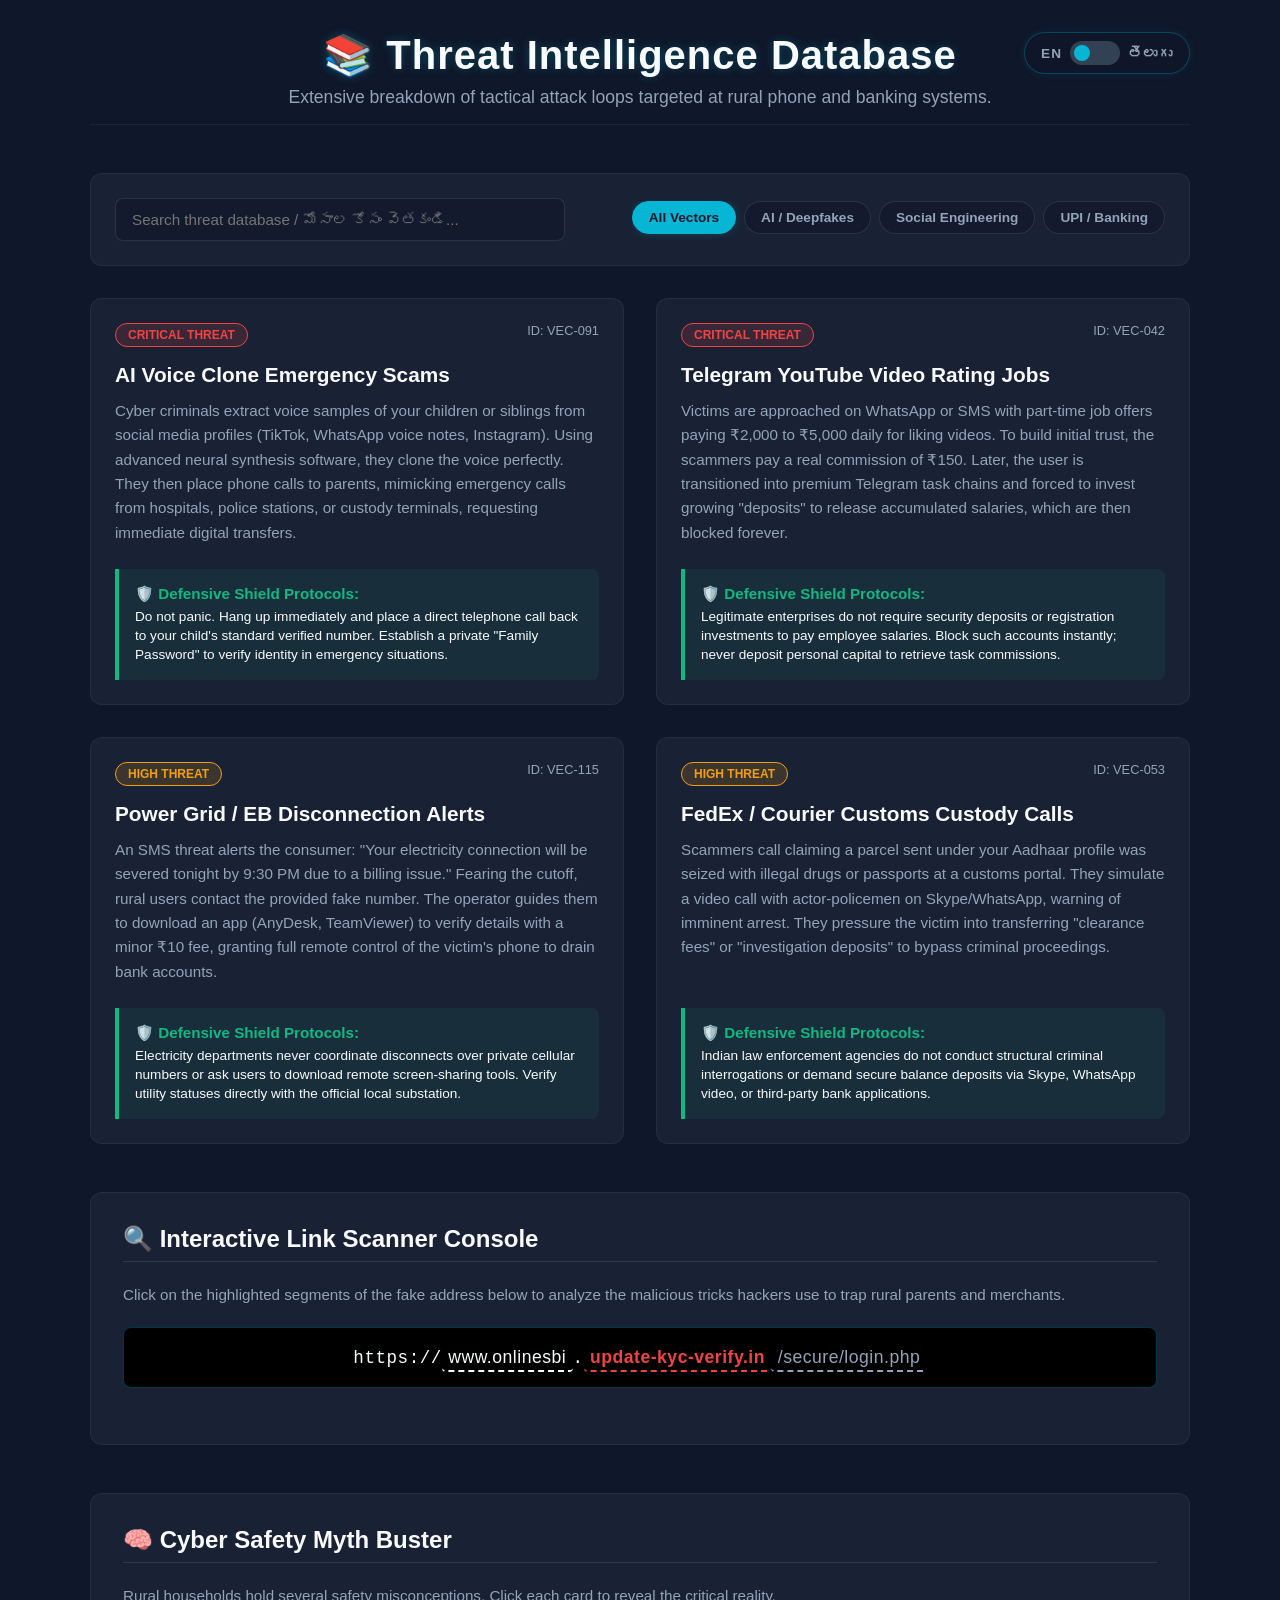
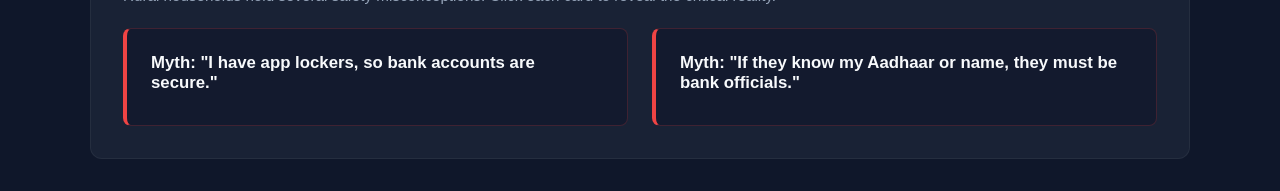
<file: articles.html>
<!DOCTYPE html>
<html lang="en">
<head>
    <meta charset="UTF-8">
    <meta name="viewport" content="width=device-width, initial-scale=1.0">
    <title>Cyber Threat Database</title>
    <style>
        :root {
            --bg-dark: #0f172a;
            --card-bg: rgba(30, 41, 59, 0.7);
            --accent-cyan: #06b6d4;
            --accent-green: #10b981;
            --accent-red: #ef4444;
            --accent-purple: #8b5cf6;
            --text-main: #f8fafc;
            --text-muted: #94a3b8;
            --border-glow: rgba(6, 182, 212, 0.2);
        }

        * {
            box-sizing: border-box;
            margin: 0;
            padding: 0;
            font-family: 'Segoe UI', Tahoma, Geneva, Verdana, sans-serif;
            transition: all 0.25s ease;
        }

        body {
            background-color: var(--bg-dark);
            color: var(--text-main);
            min-height: 100vh;
            padding: 2rem 1rem;
            display: flex;
            flex-direction: column;
            align-items: center;
            overflow-x: hidden;
        }

        /* Bilingual Toggle Mechanics */
        body.lang-en .te-text { display: none !important; }
        body.lang-te .en-text { display: none !important; }

        .container {
            max-width: 1100px;
            width: 100%;
        }

        header {
            text-align: center;
            margin-bottom: 3rem;
            position: relative;
            padding-bottom: 1rem;
            border-bottom: 1px solid rgba(255, 255, 255, 0.05);
        }

        .lang-switch-wrapper {
            position: absolute;
            top: 0;
            right: 0;
            display: flex;
            align-items: center;
            gap: 0.5rem;
            background: rgba(15, 23, 42, 0.8);
            padding: 0.5rem 1rem;
            border-radius: 30px;
            border: 1px solid rgba(6, 182, 212, 0.3);
            box-shadow: 0 0 10px rgba(6, 182, 212, 0.1);
        }

        .switch {
            position: relative;
            display: inline-block;
            width: 50px;
            height: 24px;
        }

        .switch input {
            opacity: 0;
            width: 0;
            height: 0;
        }

        .slider {
            position: absolute;
            cursor: pointer;
            top: 0;
            left: 0;
            right: 0;
            bottom: 0;
            background-color: #334155;
            transition: .4s;
            border-radius: 34px;
        }

        .slider:before {
            position: absolute;
            content: "";
            height: 16px;
            width: 16px;
            left: 4px;
            bottom: 4px;
            background-color: var(--accent-cyan);
            transition: .4s;
            border-radius: 50%;
        }

        input:checked + .slider {
            background-color: var(--accent-green);
        }

        input:checked + .slider:before {
            transform: translateX(26px);
            background-color: #ffffff;
        }

        .lang-label {
            font-size: 0.85rem;
            font-weight: 600;
            text-transform: uppercase;
            letter-spacing: 1px;
            color: var(--text-muted);
        }

        header h1 {
            font-size: 2.5rem;
            color: var(--text-main);
            letter-spacing: 1px;
            margin-bottom: 0.5rem;
            text-shadow: 0 0 10px rgba(6, 182, 212, 0.3);
        }

        header p {
            color: var(--text-muted);
            font-size: 1.1rem;
        }

        /* Search & Filter Section */
        .controls-card {
            background: var(--card-bg);
            border: 1px solid rgba(255, 255, 255, 0.05);
            border-radius: 12px;
            padding: 1.5rem;
            margin-bottom: 2rem;
            display: flex;
            flex-direction: column;
            gap: 1rem;
        }

        @media (min-width: 768px) {
            .controls-card {
                flex-direction: row;
                align-items: center;
                justify-content: space-between;
            }
        }

        .search-box {
            position: relative;
            flex: 1;
            max-width: 450px;
        }

        .search-input {
            width: 100%;
            padding: 0.75rem 1rem;
            background: rgba(15, 23, 42, 0.6);
            border: 1px solid rgba(255, 255, 255, 0.1);
            border-radius: 8px;
            color: white;
            font-size: 0.95rem;
            outline: none;
        }

        .search-input:focus {
            border-color: var(--accent-cyan);
            box-shadow: 0 0 10px var(--border-glow);
        }

        .filter-tabs {
            display: flex;
            gap: 0.5rem;
            overflow-x: auto;
            padding-bottom: 5px;
        }

        .filter-btn {
            background: rgba(15, 23, 42, 0.6);
            border: 1px solid rgba(255, 255, 255, 0.1);
            color: var(--text-muted);
            padding: 0.5rem 1rem;
            border-radius: 20px;
            font-size: 0.85rem;
            font-weight: 600;
            cursor: pointer;
            white-space: nowrap;
        }

        .filter-btn.active, .filter-btn:hover {
            background: var(--accent-cyan);
            color: #0f172a;
            border-color: var(--accent-cyan);
            box-shadow: 0 0 10px rgba(6, 182, 212, 0.2);
        }

        /* Threat Matrix Grid */
        .threat-grid {
            display: grid;
            grid-template-columns: 1fr;
            gap: 2rem;
            margin-bottom: 3rem;
        }

        @media (min-width: 900px) {
            .threat-grid {
                grid-template-columns: 1fr 1fr;
            }
        }

        .threat-card {
            background: var(--card-bg);
            border: 1px solid rgba(255, 255, 255, 0.05);
            border-radius: 12px;
            padding: 1.5rem;
            display: flex;
            flex-direction: column;
            justify-content: space-between;
            position: relative;
            overflow: hidden;
        }

        .threat-card:hover {
            border-color: var(--accent-cyan);
            box-shadow: 0 4px 20px var(--border-glow);
            transform: translateY(-2px);
        }

        .threat-header {
            display: flex;
            justify-content: space-between;
            align-items: flex-start;
            margin-bottom: 1rem;
        }

        .threat-badge {
            font-size: 0.75rem;
            font-weight: bold;
            padding: 0.25rem 0.75rem;
            border-radius: 20px;
            text-transform: uppercase;
        }

        .badge-critical {
            background: rgba(239, 68, 68, 0.15);
            color: var(--accent-red);
            border: 1px solid var(--accent-red);
        }

        .badge-warning {
            background: rgba(245, 158, 11, 0.15);
            color: #f59e0b;
            border: 1px solid #f59e0b;
        }

        .threat-card h3 {
            font-size: 1.3rem;
            margin-bottom: 0.75rem;
            color: var(--text-main);
        }

        .threat-card p {
            font-size: 0.95rem;
            color: var(--text-muted);
            line-height: 1.6;
        }

        .defensive-action {
            margin-top: 1.5rem;
            padding: 1rem;
            background: rgba(16, 185, 129, 0.08);
            border-left: 4px solid var(--accent-green);
            border-radius: 0 8px 8px 0;
        }

        .defensive-action h4 {
            color: var(--accent-green);
            font-size: 0.95rem;
            margin-bottom: 0.25rem;
        }

        .defensive-action p {
            font-size: 0.85rem;
            color: var(--text-main);
            line-height: 1.4;
        }

        /* Link Scanner Section */
        .scanner-card {
            background: var(--card-bg);
            border: 1px solid rgba(255, 255, 255, 0.05);
            border-radius: 12px;
            padding: 2rem;
            margin-bottom: 3rem;
        }

        .scanner-card h2 {
            font-size: 1.5rem;
            color: var(--text-main);
            border-bottom: 1px solid rgba(255, 255, 255, 0.1);
            padding-bottom: 0.5rem;
            margin-bottom: 1.5rem;
        }

        .fake-url-hud {
            background: #000000;
            border: 1px solid rgba(6, 182, 212, 0.3);
            border-radius: 8px;
            padding: 1.2rem;
            font-family: 'Courier New', Courier, monospace;
            font-size: 1.1rem;
            text-align: center;
            letter-spacing: 0.5px;
            word-wrap: break-word;
            margin-bottom: 1.5rem;
        }

        .url-seg {
            cursor: pointer;
            padding: 0.2rem 0.4rem;
            border-radius: 4px;
            border-bottom: 2px dashed transparent;
        }

        .url-seg:hover {
            background: rgba(255, 255, 255, 0.1);
        }

        .seg-sub { color: #f8fafc; border-color: #f8fafc; }
        .seg-dom { color: var(--accent-red); border-color: var(--accent-red); font-weight: bold; }
        .seg-path { color: var(--text-muted); border-color: var(--text-muted); }

        .scan-result-box {
            display: none;
            background: rgba(15, 23, 42, 0.8);
            border-radius: 8px;
            padding: 1.2rem;
            border-left: 4px solid var(--accent-cyan);
            animation: fadeIn 0.3s ease;
        }

        .scan-result-box h4 {
            color: var(--accent-cyan);
            margin-bottom: 0.5rem;
            font-size: 1.05rem;
        }

        .scan-result-box p {
            font-size: 0.9rem;
            line-height: 1.5;
            color: var(--text-muted);
        }

        /* Myth Buster System */
        .myth-section {
            background: var(--card-bg);
            border: 1px solid rgba(255, 255, 255, 0.05);
            border-radius: 12px;
            padding: 2rem;
        }

        .myth-section h2 {
            font-size: 1.5rem;
            margin-bottom: 1.5rem;
            border-bottom: 1px solid rgba(255, 255, 255, 0.1);
            padding-bottom: 0.5rem;
        }

        .myth-grid {
            display: grid;
            grid-template-columns: 1fr;
            gap: 1.5rem;
        }

        @media (min-width: 768px) {
            .myth-grid {
                grid-template-columns: 1fr 1fr;
            }
        }

        .myth-card {
            background: rgba(15, 23, 42, 0.6);
            border: 1px solid rgba(239, 68, 68, 0.2);
            border-radius: 8px;
            padding: 1.5rem;
            cursor: pointer;
            border-left: 4px solid var(--accent-red);
            position: relative;
        }

        .myth-card.solved {
            border-color: var(--accent-green);
            border-left-color: var(--accent-green);
        }

        .myth-card h3 {
            font-size: 1.05rem;
            color: var(--text-main);
            margin-bottom: 0.5rem;
            display: flex;
            align-items: center;
            gap: 0.5rem;
        }

        .myth-answer {
            display: none;
            margin-top: 1rem;
            padding-top: 0.75rem;
            border-top: 1px dashed rgba(255, 255, 255, 0.1);
            color: var(--accent-green);
            font-weight: 500;
            font-size: 0.9rem;
            line-height: 1.5;
        }

        @keyframes fadeIn {
            from { opacity: 0; transform: translateY(5px); }
            to { opacity: 1; transform: translateY(0); }
        }
    </style>
</head>
<body class="lang-en">

    <div class="container">
        <!-- Interactive Header Node -->
        <header>
            <div class="lang-switch-wrapper">
                <span class="lang-label">EN</span>
                <label class="switch">
                    <input type="checkbox" id="langToggle">
                    <span class="slider"></span>
                </label>
                <span class="lang-label">తెలుగు</span>
            </div>
            
            <h1 class="en-text">📚 Threat Intelligence Database</h1>
            <h1 class="te-text">📚 సైబర్ మోసాల విశ్లేషణ డేటాబేస్</h1>
            
            <p class="en-text">Extensive breakdown of tactical attack loops targeted at rural phone and banking systems.</p>
            <p class="te-text">గ్రామీణ ఫోన్ మరియు బ్యాంకింగ్ వ్యవస్థలను టార్గెట్ చేసే మోసాలపై లోతైన పరిశోధన రిపోర్టు.</p>
        </header>

        <!-- Search and Categorization Controller -->
        <div class="controls-card">
            <div class="search-box">
                <input type="text" id="threatSearch" class="search-input" placeholder="Search threat database / మోసాల కోసం వెతకండి..." onkeyup="executeSearch()">
            </div>
            <div class="filter-tabs">
                <button class="filter-btn active" onclick="applyFilter('all', this)">
                    <span class="en-text">All Vectors</span><span class="te-text">అన్ని విభాగాలు</span>
                </button>
                <button class="filter-btn" onclick="applyFilter('ai', this)">
                    <span class="en-text">AI / Deepfakes</span><span class="te-text">AI వాయిస్ మోసాలు</span>
                </button>
                <button class="filter-btn" onclick="applyFilter('social', this)">
                    <span class="en-text">Social Engineering</span><span class="te-text">సోషల్ ఇంజనీరింగ్</span>
                </button>
                <button class="filter-btn" onclick="applyFilter('upi', this)">
                    <span class="en-text">UPI / Banking</span><span class="te-text">UPI బ్యాంకింగ్</span>
                </button>
            </div>
        </div>

        <!-- Threat Cases Feed -->
        <div class="threat-grid" id="threatsList">
            
            <!-- Threat 1 -->
            <div class="threat-card" data-category="ai">
                <div>
                    <div class="threat-header">
                        <span class="threat-badge badge-critical">Critical Threat</span>
                        <span style="color: var(--text-muted); font-size: 0.8rem;">ID: VEC-091</span>
                    </div>
                    <h3>
                        <span class="en-text">AI Voice Clone Emergency Scams</span>
                        <span class="te-text">AI వాయిస్ క్లోనింగ్ ఎమర్జెన్సీ మోసాలు</span>
                    </h3>
                    <p class="en-text">Cyber criminals extract voice samples of your children or siblings from social media profiles (TikTok, WhatsApp voice notes, Instagram). Using advanced neural synthesis software, they clone the voice perfectly. They then place phone calls to parents, mimicking emergency calls from hospitals, police stations, or custody terminals, requesting immediate digital transfers.</p>
                    <p class="te-text">నేరస్థులు మీ పిల్లలు లేదా బంధువుల గొంతును ఇంటర్నెట్ లోని వారి పోస్టుల ఆధారంగా సేకరించి, AI టెక్నాలజీతో ఆ గొంతును తయారుచేస్తారు. తరువాత తల్లిదండ్రులకు ఫోన్ చేసి, "నేను ఆసుపత్రిలో ఉన్నాను, ప్రమాదంలో ఉన్నాను, వెంటనే ఫోన్ పే లో డబ్బు పంపండి" అని బెదిరించి లాక్కుంటారు.</p>
                </div>
                <div class="defensive-action">
                    <h4 class="en-text">🛡️ Defensive Shield Protocols:</h4>
                    <h4 class="te-text">🛡️ రక్షణ మార్గదర్శకాలు:</h4>
                    <p class="en-text">Do not panic. Hang up immediately and place a direct telephone call back to your child's standard verified number. Establish a private "Family Password" to verify identity in emergency situations.</p>
                    <p class="te-text">కంగారు పడకండి. కాల్ కట్ చేసి మీ కుటుంబ సభ్యుల అసలు ఫోన్ నెంబర్ కి మీరే కాల్ చేసి నిర్ధారించుకోండి. ఎమర్జెన్సీలో నిజమో కాదో తెలుసుకోవడానికి కుటుంబ సభ్యులలో ఒక రహస్య కోడ్ పదాన్ని వాడండి.</p>
                </div>
            </div>

            <!-- Threat 2 -->
            <div class="threat-card" data-category="social">
                <div>
                    <div class="threat-header">
                        <span class="threat-badge badge-critical">Critical Threat</span>
                        <span style="color: var(--text-muted); font-size: 0.8rem;">ID: VEC-042</span>
                    </div>
                    <h3>
                        <span class="en-text">Telegram YouTube Video Rating Jobs</span>
                        <span class="te-text">టెలిగ్రామ్ యూట్యూబ్ రేటింగ్ నకిలీ ఉద్యోగాలు</span>
                    </h3>
                    <p class="en-text">Victims are approached on WhatsApp or SMS with part-time job offers paying ₹2,000 to ₹5,000 daily for liking videos. To build initial trust, the scammers pay a real commission of ₹150. Later, the user is transitioned into premium Telegram task chains and forced to invest growing "deposits" to release accumulated salaries, which are then blocked forever.</p>
                    <p class="te-text">"యూట్యూబ్ వీడియోలను లైక్ చేస్తే రోజుకు రూ. 5000 వరకు సంపాదించవచ్చు" అని వాట్సాప్ లేదా SMS ద్వారా సందేశం వస్తుంది. నమ్మకం కలిగించడానికి మొదట రూ. 150 అసలు డబ్బులు పంపుతారు. ఆ తరువాత మిమ్మల్ని టెలిగ్రామ్ గ్రూపుల్లో చేర్చి, భారీ జీతాలు ఇవ్వడానికి మీ వద్దే పెద్ద ఎత్తున డిపాజిట్లు కట్టించుకుని మిమ్మల్ని బ్లాక్ చేస్తారు.</p>
                </div>
                <div class="defensive-action">
                    <h4 class="en-text">🛡️ Defensive Shield Protocols:</h4>
                    <h4 class="te-text">🛡️ రక్షణ మార్గదర్శకాలు:</h4>
                    <p class="en-text">Legitimate enterprises do not require security deposits or registration investments to pay employee salaries. Block such accounts instantly; never deposit personal capital to retrieve task commissions.</p>
                    <p class="te-text">ఏ కంపెనీ కూడా ఉద్యోగం ఇవ్వడానికి మీ వద్ద నుండి డబ్బులు అడగదు. ఇలాంటి నకిలీ ఆఫర్లను వాట్సాప్ లో వెంటనే బ్లాక్ చేయండి; సంపాదన కోసం మీ సొంత సొమ్మును ఎప్పుడూ డిపాజిట్ చేయకండి.</p>
                </div>
            </div>

            <!-- Threat 3 -->
            <div class="threat-card" data-category="upi">
                <div>
                    <div class="threat-header">
                        <span class="threat-badge badge-warning">High Threat</span>
                        <span style="color: var(--text-muted); font-size: 0.8rem;">ID: VEC-115</span>
                    </div>
                    <h3>
                        <span class="en-text">Power Grid / EB Disconnection Alerts</span>
                        <span class="te-text">కరెంట్ బిల్లుల చెల్లింపు మోసపూరిత మెసేజ్లు</span>
                    </h3>
                    <p class="en-text">An SMS threat alerts the consumer: "Your electricity connection will be severed tonight by 9:30 PM due to a billing issue." Fearing the cutoff, rural users contact the provided fake number. The operator guides them to download an app (AnyDesk, TeamViewer) to verify details with a minor ₹10 fee, granting full remote control of the victim's phone to drain bank accounts.</p>
                    <p class="te-text">"కరెంటు బిల్లు కట్టలేదు, ఈ రాత్రికి మీ కరెంట్ కట్ చేయబడుతుంది, వెంటనే ఈ నెంబర్ లో సంప్రదించండి" అని ఒక నకిలీ మెసేజ్ వస్తుంది. కరెంటు పోతుందనే భయంతో ఆ నెంబర్ కు కాల్ చేస్తే, వారు మీ చేత 'AnyDesk' లాంటి రిమోట్ యాప్స్ ఎక్కించి మీ ఫోన్ లోని బ్యాంక్ డేటా మొత్తాన్ని హ్యాక్ చేసి అకౌంట్ ఖాళీ చేస్తారు.</p>
                </div>
                <div class="defensive-action">
                    <h4 class="en-text">🛡️ Defensive Shield Protocols:</h4>
                    <h4 class="te-text">🛡️ రక్షణ మార్గదర్శకాలు:</h4>
                    <p class="en-text">Electricity departments never coordinate disconnects over private cellular numbers or ask users to download remote screen-sharing tools. Verify utility statuses directly with the official local substation.</p>
                    <p class="te-text">విద్యుత్ అధికారులు వ్యక్తిగత ఫోన్ల ద్వారా కరెంట్ కట్ చేస్తామని ఎప్పుడూ హెచ్చరించరు, స్క్రీన్ షేరింగ్ యాప్స్ అసలు ఎక్కించమని అడగరు. మీ స్థానిక విద్యుత్ సబ్‌స్టేషన్‌ను మాత్రమే నేరుగా సంప్రదించండి.</p>
                </div>
            </div>

            <!-- Threat 4 -->
            <div class="threat-card" data-category="social">
                <div>
                    <div class="threat-header">
                        <span class="threat-badge badge-warning">High Threat</span>
                        <span style="color: var(--text-muted); font-size: 0.8rem;">ID: VEC-053</span>
                    </div>
                    <h3>
                        <span class="en-text">FedEx / Courier Customs Custody Calls</span>
                        <span class="te-text">కొరియర్ / కస్టమ్స్ నకిలీ బెదిరింపు కాల్స్</span>
                    </h3>
                    <p class="en-text">Scammers call claiming a parcel sent under your Aadhaar profile was seized with illegal drugs or passports at a customs portal. They simulate a video call with actor-policemen on Skype/WhatsApp, warning of imminent arrest. They pressure the victim into transferring "clearance fees" or "investigation deposits" to bypass criminal proceedings.</p>
                    <p class="te-text">మీ ఆధార్ కార్డు ద్వారా పంపబడిన ఒక కొరియర్ లో డ్రగ్స్ లేదా నకిలీ పాస్‌పోర్ట్‌లు దొరికాయి అని ఫోన్ కాల్ వస్తుంది. స్మార్ట్ గా స్కెచ్ వేసి పోలీసుల యూనిఫామ్ వేసుకుని స్కైప్ లేదా వాట్సాప్ కాల్స్ లో బెదిరించి, కేసు లేకుండా చెయ్యడానికి లక్షల రూపాయలను వసూలు చేస్తారు.</p>
                </div>
                <div class="defensive-action">
                    <h4 class="en-text">🛡️ Defensive Shield Protocols:</h4>
                    <h4 class="te-text">🛡️ రక్షణ మార్గదర్శకాలు:</h4>
                    <p class="en-text">Indian law enforcement agencies do not conduct structural criminal interrogations or demand secure balance deposits via Skype, WhatsApp video, or third-party bank applications.</p>
                    <p class="te-text">భారతీయ రక్షక భటులు లేదా పోలీసులు ఎప్పుడూ కూడా వాట్సాప్ లేదా స్కైప్ వీడియో కాల్స్ లో విచారణలు చేయరు, కేసుల నుండి బయటపడడానికి డబ్బులు అడగరు.</p>
                </div>
            </div>
        </div>

        <!-- Interactive Link Scanner Section -->
        <div class="scanner-card">
            <h2 class="en-text">🔍 Interactive Link Scanner Console</h2>
            <h2 class="te-text">🔍 లింక్ వెరిఫికేషన్ ఇంటరాక్టివ్ HUD</h2>
            
            <p class="en-text" style="color: var(--text-muted); font-size: 0.95rem; margin-bottom: 1.5rem;">
                Click on the highlighted segments of the fake address below to analyze the malicious tricks hackers use to trap rural parents and merchants.
            </p>
            <p class="te-text" style="color: var(--text-muted); font-size: 0.95rem; margin-bottom: 1.5rem;">
                హ్యాకర్లు ప్రజలను మోసం చేయడానికి తయారుచేసే నకిలీ లింక్ లో ఏముంటుందో చూడడానికి క్రింది ముక్కలపై క్లిక్ చేయండి.
            </p>

            <div class="fake-url-hud">
                https://<span class="url-seg seg-sub" onclick="inspectUrlSegment('sub')">www.onlinesbi</span>.<span class="url-seg seg-dom" onclick="inspectUrlSegment('dom')">update-kyc-verify.in</span><span class="url-seg seg-path" onclick="inspectUrlSegment('path')">/secure/login.php</span>
            </div>

            <!-- Inspect Subdomain -->
            <div id="resSub" class="scan-result-box">
                <h4 class="en-text">💡 Section: Subdomain Simulation</h4>
                <h4 class="te-text">💡 విభాగం: సబ్‌డొమైన్ మోసం</h4>
                <p class="en-text"><strong>Analysis:</strong> Scammers write trusted brand names like "onlinesbi" at the start to fool your eyes. However, the first letters in a URL do not dictate the real host. It is just a path name.</p>
                <p class="te-text"><strong>విశ్లేషణ:</strong> లింక్ చూడగానే నమ్మకం కలిగించడానికి హ్యాకర్లు మొదట 'onlinesbi' అని రాస్తారు. కానీ లింక్ మొదట్లో ఉన్న పేరు అసలు వెబ్‌సైట్ కాదు, అది కేవలం ఒక నకిలీ పేరు మాత్రమే.</p>
            </div>

            <!-- Inspect Domain -->
            <div id="resDom" class="scan-result-box" style="border-left-color: var(--accent-red);">
                <h4 class="en-text" style="color: var(--accent-red);">❌ Section: The Real Root Domain (The Trap)</h4>
                <h4 class="te-text" style="color: var(--accent-red);">❌ విభాగం: అసలు హోస్ట్ డొమైన్ (ఇక్కడే మోసం ఉంది)</h4>
                <p class="en-text"><strong>Analysis:</strong> The actual website is determined strictly by the domain preceding the top-level extension (e.g. '.in', '.com'). Here, the real host is <strong>update-kyc-verify.in</strong>—a domain purchased by a hacker for ₹500 to capture your bank password logins.</p>
                <p class="te-text"><strong>విశ్లేషణ:</strong> అసలు డొమైన్ అంటే '.in' లేదా '.com' కి ముందు ఉండే పదం. ఇక్కడ నిజమైన వెబ్‌సైట్ <strong>update-kyc-verify.in</strong>. ఇది ఒక హ్యాకర్ కేవలం రూ. 500 పెట్టి కొని, మీ బ్యాంకింగ్ వివరాలు దొంగిలించడానికి వాడే ఒక నకిలీ అడ్రస్.</p>
            </div>

            <!-- Inspect Path -->
            <div id="resPath" class="scan-result-box">
                <h4 class="en-text">💡 Section: Directory Resource Path</h4>
                <h4 class="te-text">💡 విభాగం: ఫైల్ డైరెక్టరీ పాత్</h4>
                <p class="en-text"><strong>Analysis:</strong> Folder paths like "/secure/login.php" are simply internal directories structured on the hacker's server. They use words like "secure" to fake credibility, even though the connection leads directly to a threat database.</p>
                <p class="te-text"><strong>విశ్లేషణ:</strong> చివరన ఉండే '/secure/login.php' అనేది కేవలం హ్యాకర్ సర్వర్ లోని ఫైల్ ఫోల్డర్ లొకేషన్. మిమ్మల్ని నమ్మించడానికి వారు 'secure' అనే పదాలను వాడతారు.</p>
            </div>
        </div>

        <!-- Myth Buster Matrix -->
        <div class="myth-section">
            <h2 class="en-text">🧠 Cyber Safety Myth Buster</h2>
            <h2 class="te-text">🧠 అపోహలు మరియు వాస్తవాలు (Myth Buster)</h2>
            
            <p class="en-text" style="color: var(--text-muted); font-size: 0.95rem; margin-bottom: 1.5rem;">
                Rural households hold several safety misconceptions. Click each card to reveal the critical reality.
            </p>
            <p class="te-text" style="color: var(--text-muted); font-size: 0.95rem; margin-bottom: 1.5rem;">
                ఇంటర్నెట్ పై ప్రజల్లో ఉండే నమ్మకాలు తప్పు అని నిరూపించే వాస్తవాలను చూడడానికి క్రింది కార్డులపై క్లిక్ చేయండి.
            </p>

            <div class="myth-grid">
                <!-- Myth Card 1 -->
                <div class="myth-card" onclick="flipMythCard(this)">
                    <h3>
                        <span class="en-text">Myth: "I have app lockers, so bank accounts are secure."</span>
                        <span class="te-text">అపోహ: "నా మొబైల్ కు ఫింగర్‌ప్రింట్ లాక్ ఉంది కాబట్టి హ్యాక్ అవ్వదు."</span>
                    </h3>
                    <div class="myth-answer">
                        <span class="en-text">🛑 Reality: Biometrics protect against local phone thefts, but not if you voluntarily read your OTP or security PIN to scammers who dial your number.</span>
                        <span class="te-text">🛑 వాస్తవం: మొబైల్ లాక్ అనేది మీ ఫోన్ ఎవరో దొంగిలిస్తే రక్షణ ఇస్తుంది, కానీ మీ చేతులతో మీరే ఓటిపి లేదా పిన్ నెంబర్ ఫోన్ కాల్ లో చెప్తే ఫోన్ లాక్ ఏ రక్షణ ఇవ్వలేదు.</span>
                    </div>
                </div>

                <!-- Myth Card 2 -->
                <div class="myth-card" onclick="flipMythCard(this)">
                    <h3>
                        <span class="en-text">Myth: "If they know my Aadhaar or name, they must be bank officials."</span>
                        <span class="te-text">అపోహ: "ఫోన్ చేసిన వ్యక్తి నా పేరు, ఆధార్ నెంబర్ చెప్తే అతను బ్యాంక్ ఉద్యోగే."</span>
                    </h3>
                    <div class="myth-answer">
                        <span class="en-text">🛑 Reality: Scammers harvest baseline customer metadata from leaked public registries, voter databases, and local registers to manufacture trust protocols.</span>
                        <span class="te-text">🛑 వాస్తవం: హ్యాకర్లు ఓటరు జాబితాలు, బయట లీకైన డేటా బేస్ల ద్వారా మీ పేరు మరియు ఇతర వివరాలను ముందే సేకరించి మీకు ఫోన్ చేసి నిజమైన బ్యాంక్ సిబ్బందిగా నటిస్తారు.</span>
                    </div>
                </div>
            </div>
        </div>

    </div>

    <script>
        // --- Central State Variables ---
        let currentFilter = "all";

        // --- Language Switch Handler ---
        const langToggle = document.getElementById('langToggle');
        langToggle.addEventListener('change', () => {
            if (langToggle.checked) {
                document.body.className = 'lang-te';
            } else {
                document.body.className = 'lang-en';
            }
            // Reset search input and search display
            document.getElementById('threatSearch').value = '';
            executeSearch();
        });

        // --- Filter Application ---
        function applyFilter(category, element) {
            document.querySelectorAll('.filter-btn').forEach(btn => btn.classList.remove('active'));
            element.classList.add('active');
            currentFilter = category;
            
            executeSearch();
        }

        // --- Search & Filter Combined Execution ---
        function executeSearch() {
            const query = document.getElementById('threatSearch').value.toLowerCase();
            const cards = document.querySelectorAll('.threat-card');

            cards.forEach(card => {
                const category = card.getAttribute('data-category');
                
                // Extract searchable text based on language class
                const isTelugu = document.body.classList.contains('lang-te');
                let searchableText = "";
                if (isTelugu) {
                    searchableText = card.querySelector('.te-text').textContent.toLowerCase();
                } else {
                    searchableText = card.querySelector('.en-text').textContent.toLowerCase();
                }

                const matchesFilter = (currentFilter === "all" || category === currentFilter);
                const matchesQuery = searchableText.includes(query);

                if (matchesFilter && matchesQuery) {
                    card.style.display = 'flex';
                } else {
                    card.style.display = 'none';
                }
            });
        }

        // --- URL Scanner inspection ---
        function inspectUrlSegment(type) {
            document.querySelectorAll('.scan-result-box').forEach(box => box.style.display = 'none');
            if(type === 'sub') document.getElementById('resSub').style.display = 'block';
            if(type === 'dom') document.getElementById('resDom').style.display = 'block';
            if(type === 'path') document.getElementById('resPath').style.display = 'block';
        }

        // --- Myth Buster Flip logic ---
        function flipMythCard(element) {
            element.classList.toggle('solved');
            const ans = element.querySelector('.myth-answer');
            if (ans.style.display === 'block') {
                ans.style.display = 'none';
            } else {
                ans.style.display = 'block';
            }
        }
    </script>
</body>
</html>
</file>
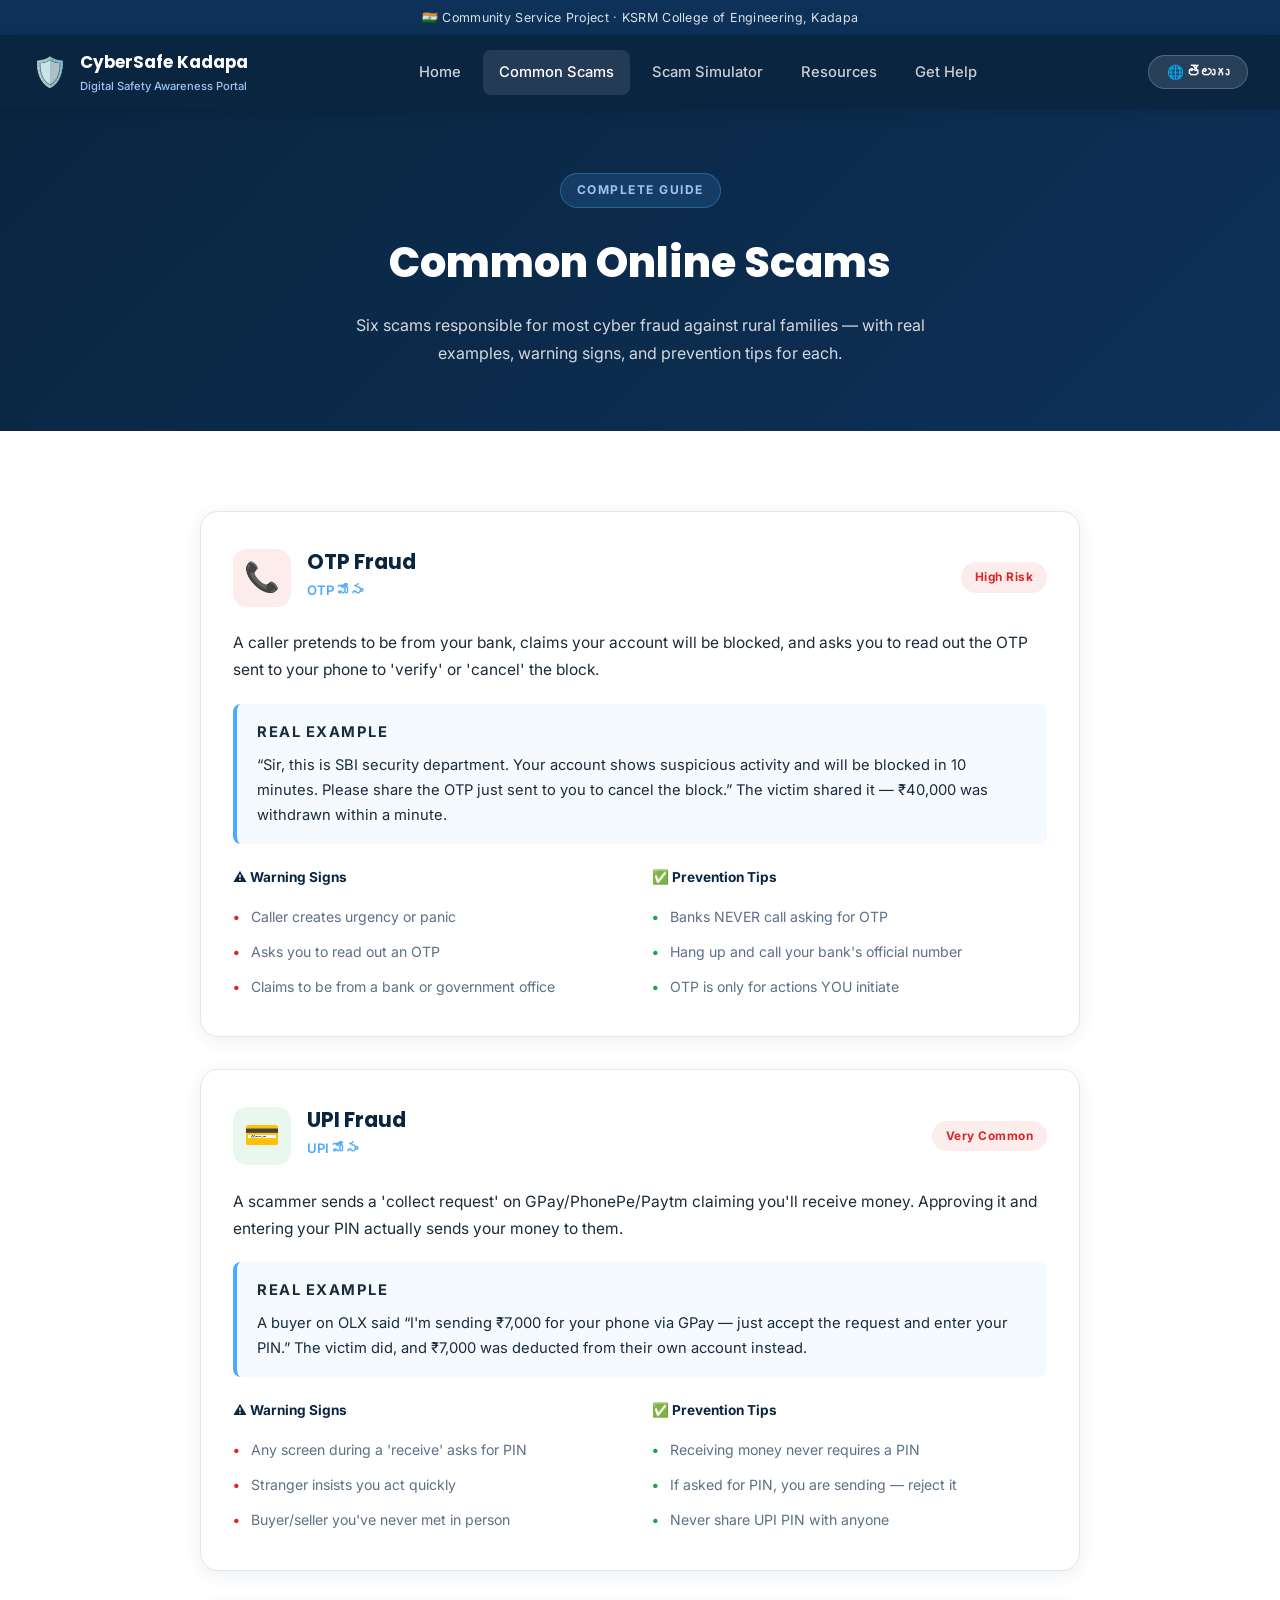
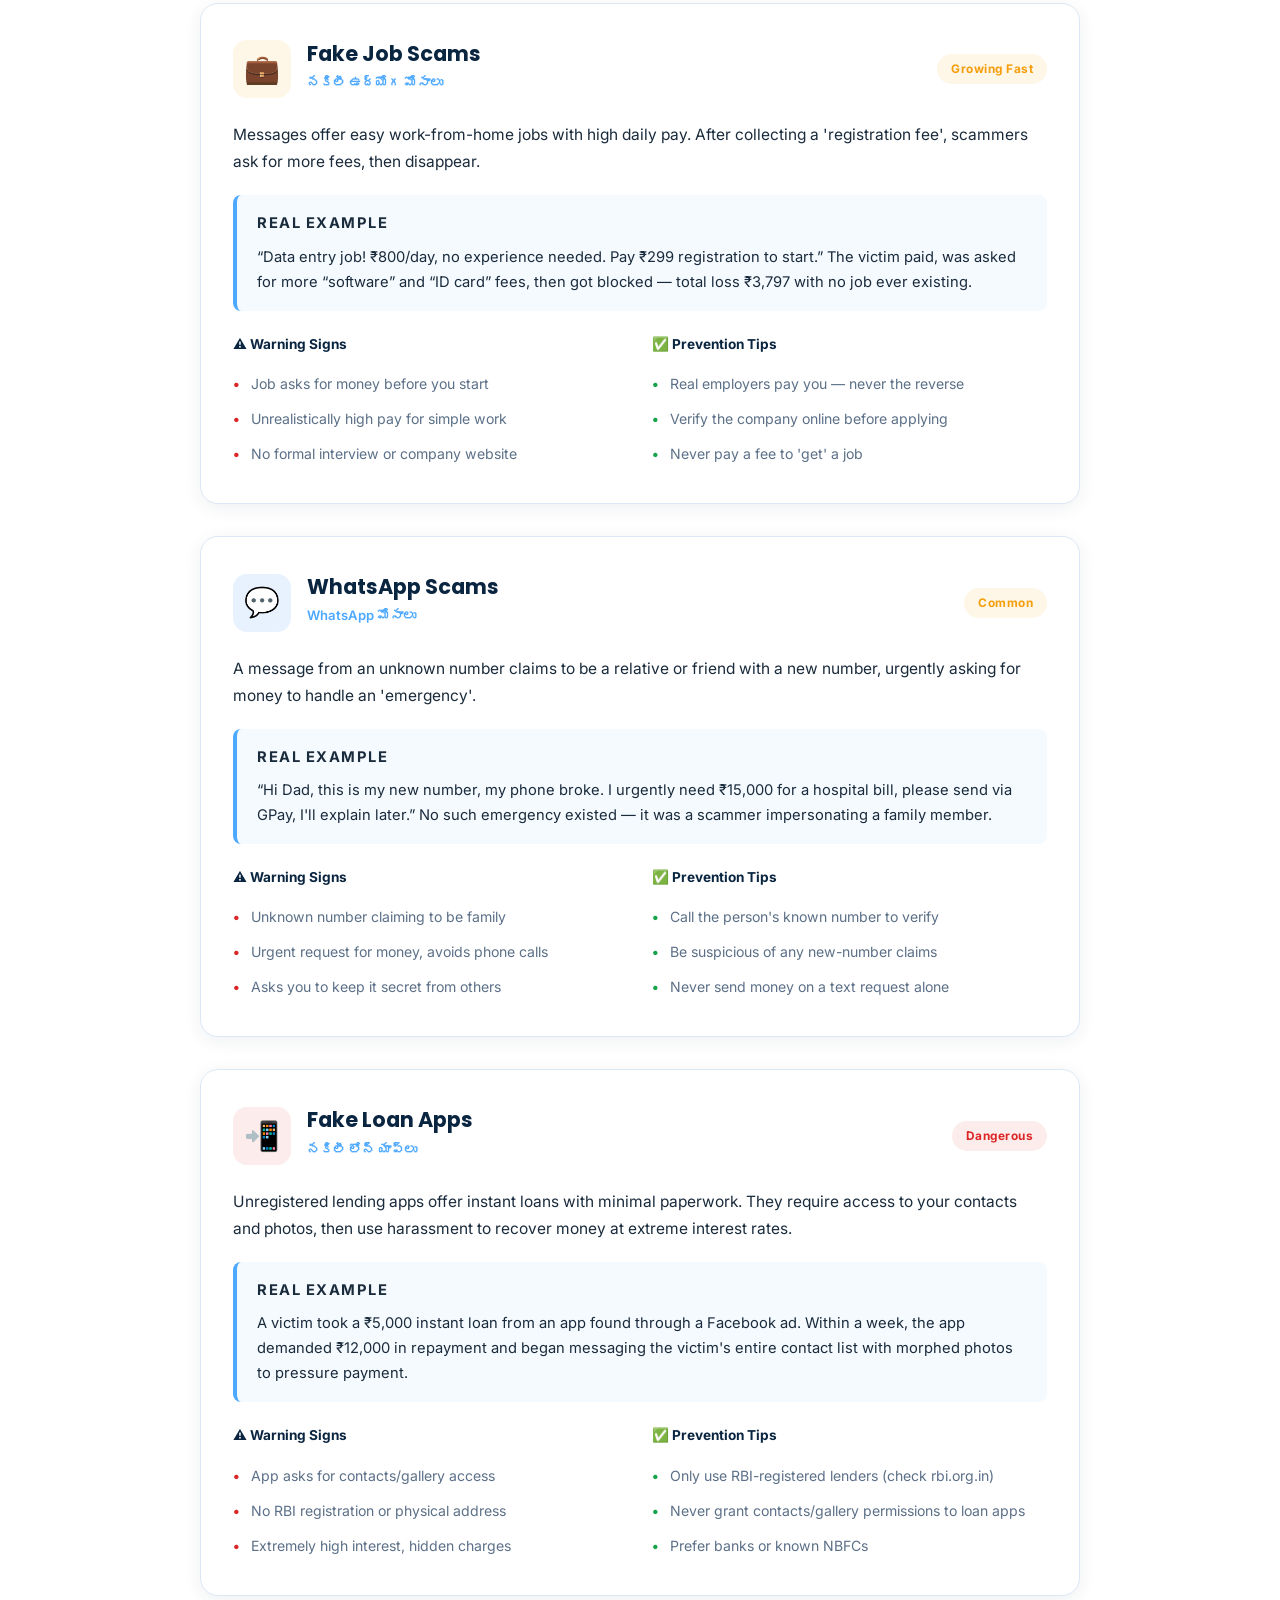
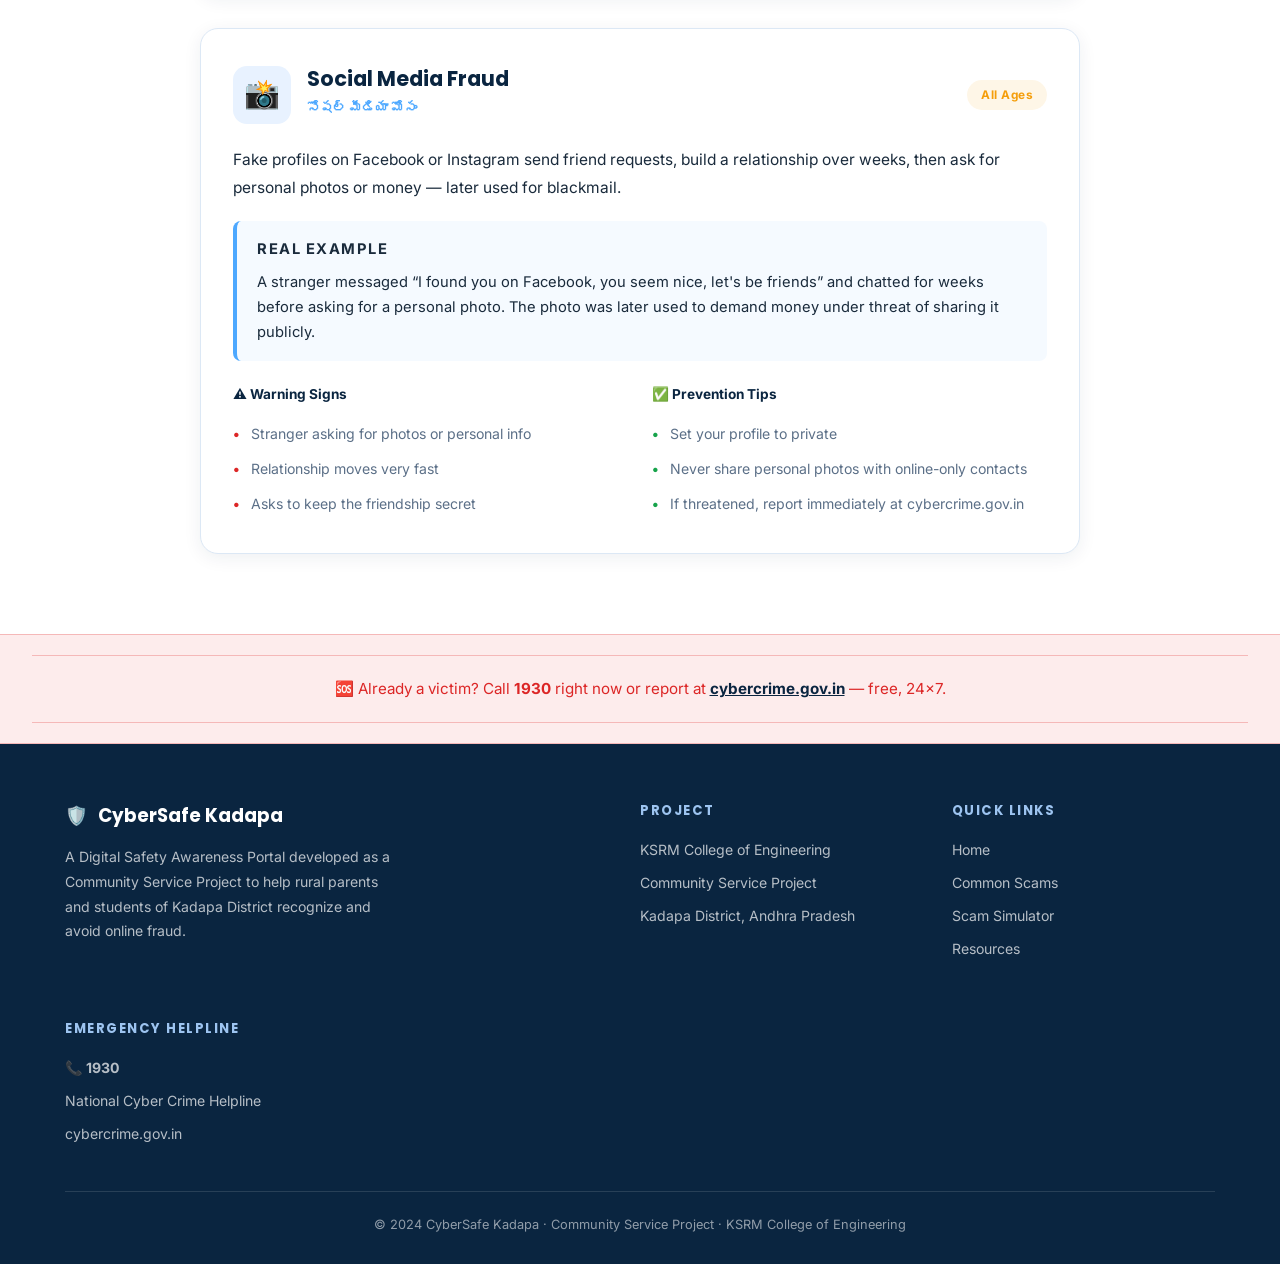
<file: awareness.html>
<!DOCTYPE html>
<html lang="en">
<head>
<meta charset="UTF-8"/>
<meta name="viewport" content="width=device-width, initial-scale=1.0"/>
<title>Common Online Scams — CyberSafe Kadapa</title>
<link href="https://fonts.googleapis.com/css2?family=Poppins:wght@400;500;600;700;800&family=Inter:wght@400;500;600;700&display=swap" rel="stylesheet"/>
<link rel="stylesheet" href="style.css"/>
</head>
<body>

<a href="#main" class="skip-link">Skip to content</a>

<div class="top-strip">
  <span data-en="🇮🇳 Community Service Project · KSRM College of Engineering, Kadapa" data-te="🇮🇳 కమ్యూనిటీ సర్వీస్ ప్రాజెక్ట్ · KSRM కళాశాల, కడప">🇮🇳 Community Service Project · KSRM College of Engineering, Kadapa</span>
</div>

<header class="navbar">
  <a href="index.html" class="nav-brand">
    <span class="brand-icon">🛡️</span>
    <span class="brand-text">
      <strong data-en="CyberSafe Kadapa" data-te="సైబర్‌సేఫ్ కడప">CyberSafe Kadapa</strong>
      <small data-en="Digital Safety Awareness Portal" data-te="డిజిటల్ భద్రత అవగాహన పోర్టల్">Digital Safety Awareness Portal</small>
    </span>
  </a>
  <nav class="nav-links" id="navLinks">
    <a href="index.html" data-en="Home" data-te="హోమ్">Home</a>
    <a href="awareness.html" class="active" data-en="Common Scams" data-te="సాధారణ మోసాలు">Common Scams</a>
    <a href="index.html#simulator" data-en="Scam Simulator" data-te="స్కామ్ సిమ్యులేటర్">Scam Simulator</a>
    <a href="index.html#resources" data-en="Resources" data-te="వనరులు">Resources</a>
    <a href="index.html#helpline" data-en="Get Help" data-te="సహాయం పొందండి">Get Help</a>
  </nav>
  <div class="nav-actions">
    <button class="lang-btn" id="langBtn" onclick="toggleLanguage()">🌐 తెలుగు</button>
    <button class="hamburger" id="hamburger" onclick="toggleMenu()" aria-label="Menu">
      <span></span><span></span><span></span>
    </button>
  </div>
</header>

<main id="main">

  <section class="page-hero">
    <span class="eyebrow" data-en="COMPLETE GUIDE" data-te="పూర్తి గైడ్">COMPLETE GUIDE</span>
    <h1 data-en="Common Online Scams" data-te="సాధారణ ఆన్‌లైన్ మోసాలు">Common Online Scams</h1>
    <p data-en="Six scams responsible for most cyber fraud against rural families — with real examples, warning signs, and prevention tips for each." data-te="గ్రామీణ కుటుంబాలపై చాలా సైబర్ మోసాలకు కారణమైన ఆరు మోసాలు — ప్రతి దానికి నిజమైన ఉదాహరణలు, హెచ్చరిక సంకేతాలు మరియు నివారణ చిట్కాలతో.">Six scams responsible for most cyber fraud against rural families — with real examples, warning signs, and prevention tips for each.</p>
  </section>

  <section class="section">
    <div class="scam-detail-list">

      <!-- OTP -->
      <article class="scam-detail" id="otp">
        <div class="scam-detail-head">
          <div class="scam-detail-icon icon-danger">📞</div>
          <div>
            <h2 data-en="OTP Fraud" data-te="OTP మోసం">OTP Fraud</h2>
            <span class="te-label">OTP మోసం</span>
          </div>
          <span class="risk-pill risk-high" data-en="High Risk" data-te="అధిక ప్రమాదం">High Risk</span>
        </div>
        <p class="scam-detail-desc" data-en="A caller pretends to be from your bank, claims your account will be blocked, and asks you to read out the OTP sent to your phone to 'verify' or 'cancel' the block." data-te="ఒక కాలర్ మీ బ్యాంక్ నుండి అని నటిస్తూ, మీ ఖాతా బ్లాక్ అవుతుందని చెప్పి, 'వెరిఫై' చేయడానికి మీ ఫోన్‌కు వచ్చిన OTP చదవమని అడుగుతారు.">A caller pretends to be from your bank, claims your account will be blocked, and asks you to read out the OTP sent to your phone to 'verify' or 'cancel' the block.</p>

        <div class="example-box">
          <p class="example-label" data-en="REAL EXAMPLE" data-te="నిజమైన ఉదాహరణ">REAL EXAMPLE</p>
          <p data-en="“Sir, this is SBI security department. Your account shows suspicious activity and will be blocked in 10 minutes. Please share the OTP just sent to you to cancel the block.” The victim shared it — ₹40,000 was withdrawn within a minute." data-te="“సర్, ఇది SBI భద్రతా విభాగం. మీ ఖాతాలో అనుమానాస్పద కార్యకలాపం కనిపిస్తోంది మరియు 10 నిమిషాల్లో బ్లాక్ అవుతుంది. బ్లాక్‌ను రద్దు చేయడానికి ఇప్పుడే మీకు పంపిన OTP చెప్పండి.” బాధితుడు దాన్ని చెప్పాడు — ఒక నిమిషంలో ₹40,000 తీసుకోబడింది.">"Sir, this is SBI security department. Your account shows suspicious activity and will be blocked in 10 minutes. Please share the OTP just sent to you to cancel the block." The victim shared it — ₹40,000 was withdrawn within a minute.</p>
        </div>

        <div class="two-col">
          <div class="warn-list">
            <p class="list-label" data-en="⚠ Warning Signs" data-te="⚠ హెచ్చరిక సంకేతాలు">⚠ Warning Signs</p>
            <ul>
              <li data-en="Caller creates urgency or panic" data-te="కాలర్ ఆత్రుత లేదా భయాన్ని సృష్టిస్తారు">Caller creates urgency or panic</li>
              <li data-en="Asks you to read out an OTP" data-te="OTP చదవమని అడుగుతారు">Asks you to read out an OTP</li>
              <li data-en="Claims to be from a bank or government office" data-te="బ్యాంక్ లేదా ప్రభుత్వ కార్యాలయం నుండి అని చెప్పుకుంటారు">Claims to be from a bank or government office</li>
            </ul>
          </div>
          <div class="tip-list">
            <p class="list-label" data-en="✅ Prevention Tips" data-te="✅ నివారణ చిట్కాలు">✅ Prevention Tips</p>
            <ul>
              <li data-en="Banks NEVER call asking for OTP" data-te="బ్యాంకులు OTP కోసం ఎప్పుడూ కాల్ చేయవు">Banks NEVER call asking for OTP</li>
              <li data-en="Hang up and call your bank's official number" data-te="ఫోన్ పెట్టేసి బ్యాంక్ అధికారిక నంబర్‌కు కాల్ చేయండి">Hang up and call your bank's official number</li>
              <li data-en="OTP is only for actions YOU initiate" data-te="OTP మీరు ప్రారంభించిన చర్యల కోసం మాత్రమే">OTP is only for actions YOU initiate</li>
            </ul>
          </div>
        </div>
      </article>

      <!-- UPI -->
      <article class="scam-detail" id="upi">
        <div class="scam-detail-head">
          <div class="scam-detail-icon icon-success">💳</div>
          <div>
            <h2 data-en="UPI Fraud" data-te="UPI మోసం">UPI Fraud</h2>
            <span class="te-label">UPI మోసం</span>
          </div>
          <span class="risk-pill risk-high" data-en="Very Common" data-te="చాలా సాధారణం">Very Common</span>
        </div>
        <p class="scam-detail-desc" data-en="A scammer sends a 'collect request' on GPay/PhonePe/Paytm claiming you'll receive money. Approving it and entering your PIN actually sends your money to them." data-te="ఒక స్కామర్ GPay/PhonePe/Paytm లో 'collect request' పంపి మీకు డబ్బు వస్తుందని చెబుతారు. దాన్ని అంగీకరించి PIN నమోదు చేయడం వల్ల నిజానికి మీ డబ్బు వారికి వెళుతుంది.">A scammer sends a 'collect request' on GPay/PhonePe/Paytm claiming you'll receive money. Approving it and entering your PIN actually sends your money to them.</p>

        <div class="example-box">
          <p class="example-label" data-en="REAL EXAMPLE" data-te="నిజమైన ఉదాహరణ">REAL EXAMPLE</p>
          <p data-en="A buyer on OLX said “I'm sending ₹7,000 for your phone via GPay — just accept the request and enter your PIN.” The victim did, and ₹7,000 was deducted from their own account instead." data-te="OLX లో ఒక కొనుగోలుదారు “మీ ఫోన్ కోసం GPay ద్వారా ₹7,000 పంపుతున్నాను — రిక్వెస్ట్ అంగీకరించి PIN నమోదు చేయండి” అని చెప్పాడు. బాధితుడు అలా చేశాడు, బదులుగా వారి స్వంత ఖాతా నుండి ₹7,000 తీసివేయబడింది.">A buyer on OLX said "I'm sending ₹7,000 for your phone via GPay — just accept the request and enter your PIN." The victim did, and ₹7,000 was deducted from their own account instead.</p>
        </div>

        <div class="two-col">
          <div class="warn-list">
            <p class="list-label" data-en="⚠ Warning Signs" data-te="⚠ హెచ్చరిక సంకేతాలు">⚠ Warning Signs</p>
            <ul>
              <li data-en="Any screen during a 'receive' asks for PIN" data-te="'స్వీకరించు' సమయంలో ఏదైనా స్క్రీన్ PIN అడుగుతుంది">Any screen during a 'receive' asks for PIN</li>
              <li data-en="Stranger insists you act quickly" data-te="అపరిచితుడు త్వరగా చర్య తీసుకోమని పట్టుబడతారు">Stranger insists you act quickly</li>
              <li data-en="Buyer/seller you've never met in person" data-te="మీరు వ్యక్తిగతంగా ఎప్పుడూ కలవని కొనుగోలుదారు/విక్రేత">Buyer/seller you've never met in person</li>
            </ul>
          </div>
          <div class="tip-list">
            <p class="list-label" data-en="✅ Prevention Tips" data-te="✅ నివారణ చిట్కాలు">✅ Prevention Tips</p>
            <ul>
              <li data-en="Receiving money never requires a PIN" data-te="డబ్బు స్వీకరించడానికి ఎప్పుడూ PIN అవసరం లేదు">Receiving money never requires a PIN</li>
              <li data-en="If asked for PIN, you are sending — reject it" data-te="PIN అడిగితే, మీరు పంపుతున్నారు — తిరస్కరించండి">If asked for PIN, you are sending — reject it</li>
              <li data-en="Never share UPI PIN with anyone" data-te="UPI PIN ను ఎవరితోనూ పంచుకోకండి">Never share UPI PIN with anyone</li>
            </ul>
          </div>
        </div>
      </article>

      <!-- FAKE JOBS -->
      <article class="scam-detail" id="jobs">
        <div class="scam-detail-head">
          <div class="scam-detail-icon icon-warning">💼</div>
          <div>
            <h2 data-en="Fake Job Scams" data-te="నకిలీ ఉద్యోగ మోసాలు">Fake Job Scams</h2>
            <span class="te-label">నకిలీ ఉద్యోగ మోసాలు</span>
          </div>
          <span class="risk-pill risk-medium" data-en="Growing Fast" data-te="వేగంగా పెరుగుతోంది">Growing Fast</span>
        </div>
        <p class="scam-detail-desc" data-en="Messages offer easy work-from-home jobs with high daily pay. After collecting a 'registration fee', scammers ask for more fees, then disappear." data-te="మెసేజ్‌లు అధిక రోజువారీ వేతనంతో సులభ వర్క్ ఫ్రమ్ హోమ్ ఉద్యోగాలను ఆఫర్ చేస్తాయి. 'రిజిస్ట్రేషన్ ఫీజు' వసూలు చేసిన తర్వాత, స్కామర్లు మరిన్ని ఫీజులు అడిగి మాయమవుతారు.">Messages offer easy work-from-home jobs with high daily pay. After collecting a 'registration fee', scammers ask for more fees, then disappear.</p>

        <div class="example-box">
          <p class="example-label" data-en="REAL EXAMPLE" data-te="నిజమైన ఉదాహరణ">REAL EXAMPLE</p>
          <p data-en="“Data entry job! ₹800/day, no experience needed. Pay ₹299 registration to start.” The victim paid, was asked for more “software” and “ID card” fees, then got blocked — total loss ₹3,797 with no job ever existing." data-te="“డేటా ఎంట్రీ ఉద్యోగం! రోజుకు ₹800, అనుభవం అవసరం లేదు. ప్రారంభించడానికి ₹299 రిజిస్ట్రేషన్ చెల్లించండి.” బాధితుడు చెల్లించాడు, మరిన్ని ఫీజులు అడిగి బ్లాక్ చేయబడ్డాడు — మొత్తం నష్టం ₹3,797.">"Data entry job! ₹800/day, no experience needed. Pay ₹299 registration to start." The victim paid, was asked for more "software" and "ID card" fees, then got blocked — total loss ₹3,797 with no job ever existing.</p>
        </div>

        <div class="two-col">
          <div class="warn-list">
            <p class="list-label" data-en="⚠ Warning Signs" data-te="⚠ హెచ్చరిక సంకేతాలు">⚠ Warning Signs</p>
            <ul>
              <li data-en="Job asks for money before you start" data-te="ప్రారంభించడానికి ముందు ఉద్యోగం డబ్బు అడుగుతుంది">Job asks for money before you start</li>
              <li data-en="Unrealistically high pay for simple work" data-te="సాధారణ పనికి అవాస్తవంగా అధిక వేతనం">Unrealistically high pay for simple work</li>
              <li data-en="No formal interview or company website" data-te="అధికారిక ఇంటర్వ్యూ లేదా కంపెనీ వెబ్‌సైట్ లేదు">No formal interview or company website</li>
            </ul>
          </div>
          <div class="tip-list">
            <p class="list-label" data-en="✅ Prevention Tips" data-te="✅ నివారణ చిట్కాలు">✅ Prevention Tips</p>
            <ul>
              <li data-en="Real employers pay you — never the reverse" data-te="నిజమైన యజమానులు మీకు చెల్లిస్తారు — ఎప్పుడూ వ్యతిరేకం కాదు">Real employers pay you — never the reverse</li>
              <li data-en="Verify the company online before applying" data-te="దరఖాస్తు చేసే ముందు కంపెనీని ఆన్‌లైన్‌లో ధృవీకరించండి">Verify the company online before applying</li>
              <li data-en="Never pay a fee to 'get' a job" data-te="ఉద్యోగం 'పొందడానికి' ఫీజు చెల్లించకండి">Never pay a fee to 'get' a job</li>
            </ul>
          </div>
        </div>
      </article>

      <!-- WHATSAPP -->
      <article class="scam-detail" id="whatsapp">
        <div class="scam-detail-head">
          <div class="scam-detail-icon icon-info">💬</div>
          <div>
            <h2 data-en="WhatsApp Scams" data-te="WhatsApp మోసాలు">WhatsApp Scams</h2>
            <span class="te-label">WhatsApp మోసాలు</span>
          </div>
          <span class="risk-pill risk-medium" data-en="Common" data-te="సాధారణం">Common</span>
        </div>
        <p class="scam-detail-desc" data-en="A message from an unknown number claims to be a relative or friend with a new number, urgently asking for money to handle an 'emergency'." data-te="తెలియని నంబర్ నుండి ఒక మెసేజ్ కొత్త నంబర్‌తో బంధువు లేదా స్నేహితుడిగా చెప్పుకుంటూ, 'అత్యవసర' పరిస్థితిని ఎదుర్కోవడానికి అత్యవసరంగా డబ్బు అడుగుతుంది.">A message from an unknown number claims to be a relative or friend with a new number, urgently asking for money to handle an 'emergency'.</p>

        <div class="example-box">
          <p class="example-label" data-en="REAL EXAMPLE" data-te="నిజమైన ఉదాహరణ">REAL EXAMPLE</p>
          <p data-en="“Hi Dad, this is my new number, my phone broke. I urgently need ₹15,000 for a hospital bill, please send via GPay, I'll explain later.” No such emergency existed — it was a scammer impersonating a family member." data-te="“హాయ్ నాన్నా, ఇది నా కొత్త నంబర్, నా ఫోన్ పాడైంది. ఆసుపత్రి బిల్లు కోసం నాకు అత్యవసరంగా ₹15,000 కావాలి, దయచేసి GPay ద్వారా పంపండి.” అలాంటి అత్యవసరం లేదు — ఇది కుటుంబ సభ్యుడిగా నటించిన స్కామర్.">"Hi Dad, this is my new number, my phone broke. I urgently need ₹15,000 for a hospital bill, please send via GPay, I'll explain later." No such emergency existed — it was a scammer impersonating a family member.</p>
        </div>

        <div class="two-col">
          <div class="warn-list">
            <p class="list-label" data-en="⚠ Warning Signs" data-te="⚠ హెచ్చరిక సంకేతాలు">⚠ Warning Signs</p>
            <ul>
              <li data-en="Unknown number claiming to be family" data-te="కుటుంబంగా చెప్పుకునే తెలియని నంబర్">Unknown number claiming to be family</li>
              <li data-en="Urgent request for money, avoids phone calls" data-te="డబ్బు కోసం అత్యవసర అభ్యర్థన, ఫోన్ కాల్స్‌ను నివారిస్తుంది">Urgent request for money, avoids phone calls</li>
              <li data-en="Asks you to keep it secret from others" data-te="ఇతరుల నుండి రహస్యంగా ఉంచమని అడుగుతుంది">Asks you to keep it secret from others</li>
            </ul>
          </div>
          <div class="tip-list">
            <p class="list-label" data-en="✅ Prevention Tips" data-te="✅ నివారణ చిట్కాలు">✅ Prevention Tips</p>
            <ul>
              <li data-en="Call the person's known number to verify" data-te="ధృవీకరించడానికి వ్యక్తి యొక్క తెలిసిన నంబర్‌కు కాల్ చేయండి">Call the person's known number to verify</li>
              <li data-en="Be suspicious of any new-number claims" data-te="ఏదైనా కొత్త నంబర్ క్లెయిమ్‌లపై అనుమానం ఉంచండి">Be suspicious of any new-number claims</li>
              <li data-en="Never send money on a text request alone" data-te="కేవలం టెక్స్ట్ అభ్యర్థనపై మాత్రమే డబ్బు పంపకండి">Never send money on a text request alone</li>
            </ul>
          </div>
        </div>
      </article>

      <!-- LOAN APPS -->
      <article class="scam-detail" id="loan">
        <div class="scam-detail-head">
          <div class="scam-detail-icon icon-danger">📲</div>
          <div>
            <h2 data-en="Fake Loan Apps" data-te="నకిలీ లోన్ యాప్‌లు">Fake Loan Apps</h2>
            <span class="te-label">నకిలీ లోన్ యాప్‌లు</span>
          </div>
          <span class="risk-pill risk-high" data-en="Dangerous" data-te="ప్రమాదకరమైనది">Dangerous</span>
        </div>
        <p class="scam-detail-desc" data-en="Unregistered lending apps offer instant loans with minimal paperwork. They require access to your contacts and photos, then use harassment to recover money at extreme interest rates." data-te="నమోదు కాని రుణ యాప్‌లు కనీస కాగితపు పనితో తక్షణ రుణాలను అందిస్తాయి. వారు మీ పరిచయాలు మరియు ఫోటోలకు యాక్సెస్ అడుగుతారు, తర్వాత తీవ్రమైన వడ్డీ రేట్ల వద్ద డబ్బు తిరిగి పొందడానికి వేధింపులను ఉపయోగిస్తారు.">Unregistered lending apps offer instant loans with minimal paperwork. They require access to your contacts and photos, then use harassment to recover money at extreme interest rates.</p>

        <div class="example-box">
          <p class="example-label" data-en="REAL EXAMPLE" data-te="నిజమైన ఉదాహరణ">REAL EXAMPLE</p>
          <p data-en="A victim took a ₹5,000 instant loan from an app found through a Facebook ad. Within a week, the app demanded ₹12,000 in repayment and began messaging the victim's entire contact list with morphed photos to pressure payment." data-te="ఒక బాధితుడు Facebook ప్రకటన ద్వారా కనుగొన్న యాప్ నుండి ₹5,000 తక్షణ రుణం తీసుకున్నాడు. ఒక వారంలో, యాప్ ₹12,000 తిరిగి చెల్లింపు డిమాండ్ చేసింది మరియు చెల్లింపు కోసం బాధితుడి మొత్తం పరిచయాల జాబితాకు మార్ఫ్ చేసిన ఫోటోలతో మెసేజ్ చేయడం ప్రారంభించింది.">A victim took a ₹5,000 instant loan from an app found through a Facebook ad. Within a week, the app demanded ₹12,000 in repayment and began messaging the victim's entire contact list with morphed photos to pressure payment.</p>
        </div>

        <div class="two-col">
          <div class="warn-list">
            <p class="list-label" data-en="⚠ Warning Signs" data-te="⚠ హెచ్చరిక సంకేతాలు">⚠ Warning Signs</p>
            <ul>
              <li data-en="App asks for contacts/gallery access" data-te="యాప్ పరిచయాలు/గ్యాలరీ యాక్సెస్ అడుగుతుంది">App asks for contacts/gallery access</li>
              <li data-en="No RBI registration or physical address" data-te="RBI నమోదు లేదా భౌతిక చిరునామా లేదు">No RBI registration or physical address</li>
              <li data-en="Extremely high interest, hidden charges" data-te="చాలా అధిక వడ్డీ, దాచిన ఛార్జీలు">Extremely high interest, hidden charges</li>
            </ul>
          </div>
          <div class="tip-list">
            <p class="list-label" data-en="✅ Prevention Tips" data-te="✅ నివారణ చిట్కాలు">✅ Prevention Tips</p>
            <ul>
              <li data-en="Only use RBI-registered lenders (check rbi.org.in)" data-te="RBI నమోదు అయిన రుణదాతలను మాత్రమే వాడండి (rbi.org.in తనిఖీ చేయండి)">Only use RBI-registered lenders (check rbi.org.in)</li>
              <li data-en="Never grant contacts/gallery permissions to loan apps" data-te="లోన్ యాప్‌లకు పరిచయాలు/గ్యాలరీ అనుమతులు ఇవ్వకండి">Never grant contacts/gallery permissions to loan apps</li>
              <li data-en="Prefer banks or known NBFCs" data-te="బ్యాంకులు లేదా తెలిసిన NBFC లను ఇష్టపడండి">Prefer banks or known NBFCs</li>
            </ul>
          </div>
        </div>
      </article>

      <!-- SOCIAL MEDIA -->
      <article class="scam-detail" id="social">
        <div class="scam-detail-head">
          <div class="scam-detail-icon icon-info">📸</div>
          <div>
            <h2 data-en="Social Media Fraud" data-te="సోషల్ మీడియా మోసం">Social Media Fraud</h2>
            <span class="te-label">సోషల్ మీడియా మోసం</span>
          </div>
          <span class="risk-pill risk-medium" data-en="All Ages" data-te="అన్ని వయసులు">All Ages</span>
        </div>
        <p class="scam-detail-desc" data-en="Fake profiles on Facebook or Instagram send friend requests, build a relationship over weeks, then ask for personal photos or money — later used for blackmail." data-te="Facebook లేదా Instagram లో నకిలీ ప్రొఫైల్స్ ఫ్రెండ్ రిక్వెస్ట్‌లు పంపి, వారాల పాటు సంబంధాన్ని పెంచి, తర్వాత వ్యక్తిగత ఫోటోలు లేదా డబ్బు అడుగుతాయి — తర్వాత బ్లాక్‌మెయిల్ కోసం ఉపయోగించబడుతుంది.">Fake profiles on Facebook or Instagram send friend requests, build a relationship over weeks, then ask for personal photos or money — later used for blackmail.</p>

        <div class="example-box">
          <p class="example-label" data-en="REAL EXAMPLE" data-te="నిజమైన ఉదాహరణ">REAL EXAMPLE</p>
          <p data-en="A stranger messaged “I found you on Facebook, you seem nice, let's be friends” and chatted for weeks before asking for a personal photo. The photo was later used to demand money under threat of sharing it publicly." data-te="ఒక అపరిచితుడు “నేను మిమ్మల్ని Facebook లో చూశాను, మీరు మంచి వ్యక్తిలా ఉన్నారు” అని మెసేజ్ చేసి వారాల పాటు చాట్ చేశాడు, తర్వాత వ్యక్తిగత ఫోటో అడిగాడు. ఆ ఫోటో తర్వాత బహిరంగంగా పంచుకుంటామని బెదిరించి డబ్బు డిమాండ్ చేయడానికి ఉపయోగించబడింది.">A stranger messaged "I found you on Facebook, you seem nice, let's be friends" and chatted for weeks before asking for a personal photo. The photo was later used to demand money under threat of sharing it publicly.</p>
        </div>

        <div class="two-col">
          <div class="warn-list">
            <p class="list-label" data-en="⚠ Warning Signs" data-te="⚠ హెచ్చరిక సంకేతాలు">⚠ Warning Signs</p>
            <ul>
              <li data-en="Stranger asking for photos or personal info" data-te="ఫోటోలు లేదా వ్యక్తిగత సమాచారం అడిగే అపరిచితుడు">Stranger asking for photos or personal info</li>
              <li data-en="Relationship moves very fast" data-te="సంబంధం చాలా వేగంగా కదులుతుంది">Relationship moves very fast</li>
              <li data-en="Asks to keep the friendship secret" data-te="స్నేహాన్ని రహస్యంగా ఉంచమని అడుగుతుంది">Asks to keep the friendship secret</li>
            </ul>
          </div>
          <div class="tip-list">
            <p class="list-label" data-en="✅ Prevention Tips" data-te="✅ నివారణ చిట్కాలు">✅ Prevention Tips</p>
            <ul>
              <li data-en="Set your profile to private" data-te="మీ ప్రొఫైల్‌ని ప్రైవేట్‌గా సెట్ చేయండి">Set your profile to private</li>
              <li data-en="Never share personal photos with online-only contacts" data-te="ఆన్‌లైన్‌లో మాత్రమే తెలిసిన వారికి వ్యక్తిగత ఫోటోలు పంపకండి">Never share personal photos with online-only contacts</li>
              <li data-en="If threatened, report immediately at cybercrime.gov.in" data-te="బెదిరింపు ఉంటే, వెంటనే cybercrime.gov.in లో నివేదించండి">If threatened, report immediately at cybercrime.gov.in</li>
            </ul>
          </div>
        </div>
      </article>

    </div>
  </section>
  </section>

<div class="helpline-banner">

  <div class="helpline-banner">
    <p data-en="🆘 Already a victim? Call <strong>1930</strong> right now or report at <a href='https://cybercrime.gov.in' target='_blank'>cybercrime.gov.in</a> — free, 24×7." data-te="🆘 ఇప్పటికే బాధితులయ్యారా? ఇప్పుడే <strong>1930</strong> కి కాల్ చేయండి లేదా <a href='https://cybercrime.gov.in' target='_blank'>cybercrime.gov.in</a> లో నివేదించండి — ఉచితం, 24×7.">
      🆘 Already a victim? Call <strong>1930</strong> right now or report at <a href="https://cybercrime.gov.in" target="_blank">cybercrime.gov.in</a> — free, 24×7.
    </p>
  </div>

</main>

<footer class="site-footer">
  <div class="footer-grid">
    <div class="footer-about">
      <div class="footer-brand"><span>🛡️</span> CyberSafe Kadapa</div>
      <p data-en="A Digital Safety Awareness Portal developed as a Community Service Project to help rural parents and students of Kadapa District recognize and avoid online fraud." data-te="కడప జిల్లా గ్రామీణ తల్లిదండ్రులు మరియు విద్యార్థులు ఆన్‌లైన్ మోసాన్ని గుర్తించి నివారించడంలో సహాయపడటానికి అభివృద్ధి చేయబడిన పోర్టల్.">A Digital Safety Awareness Portal developed as a Community Service Project to help rural parents and students of Kadapa District recognize and avoid online fraud.</p>
    </div>
    <div class="footer-col">
      <h4 data-en="Project" data-te="ప్రాజెక్ట్">Project</h4>
      <p>KSRM College of Engineering</p>
      <p data-en="Community Service Project" data-te="కమ్యూనిటీ సర్వీస్ ప్రాజెక్ట్">Community Service Project</p>
      <p data-en="Kadapa District, Andhra Pradesh" data-te="కడప జిల్లా, ఆంధ్రప్రదేశ్">Kadapa District, Andhra Pradesh</p>
    </div>
    <div class="footer-col">
      <h4 data-en="Quick Links" data-te="త్వరిత లింకులు">Quick Links</h4>
      <a href="index.html" data-en="Home" data-te="హోమ్">Home</a>
      <a href="awareness.html" data-en="Common Scams" data-te="సాధారణ మోసాలు">Common Scams</a>
      <a href="index.html#simulator" data-en="Scam Simulator" data-te="స్కామ్ సిమ్యులేటర్">Scam Simulator</a>
      <a href="index.html#resources" data-en="Resources" data-te="వనరులు">Resources</a>
    </div>
    <div class="footer-col">
      <h4 data-en="Emergency Helpline" data-te="అత్యవసర హెల్ప్‌లైన్">Emergency Helpline</h4>
      <p><strong>📞 1930</strong></p>
      <p data-en="National Cyber Crime Helpline" data-te="జాతీయ సైబర్ క్రైమ్ హెల్ప్‌లైన్">National Cyber Crime Helpline</p>
      <a href="https://cybercrime.gov.in" target="_blank">cybercrime.gov.in</a>
    </div>
  </div>
  <div class="footer-bottom">
    <p data-en="© 2024 CyberSafe Kadapa · Community Service Project · KSRM College of Engineering" data-te="© 2024 సైబర్‌సేఫ్ కడప · కమ్యూనిటీ సర్వీస్ ప్రాజెక్ట్ · KSRM కళాశాల">© 2024 CyberSafe Kadapa · Community Service Project · KSRM College of Engineering</p>
  </div>
</footer>

<script src="script.js"></script>
</body>
</html>
</file>
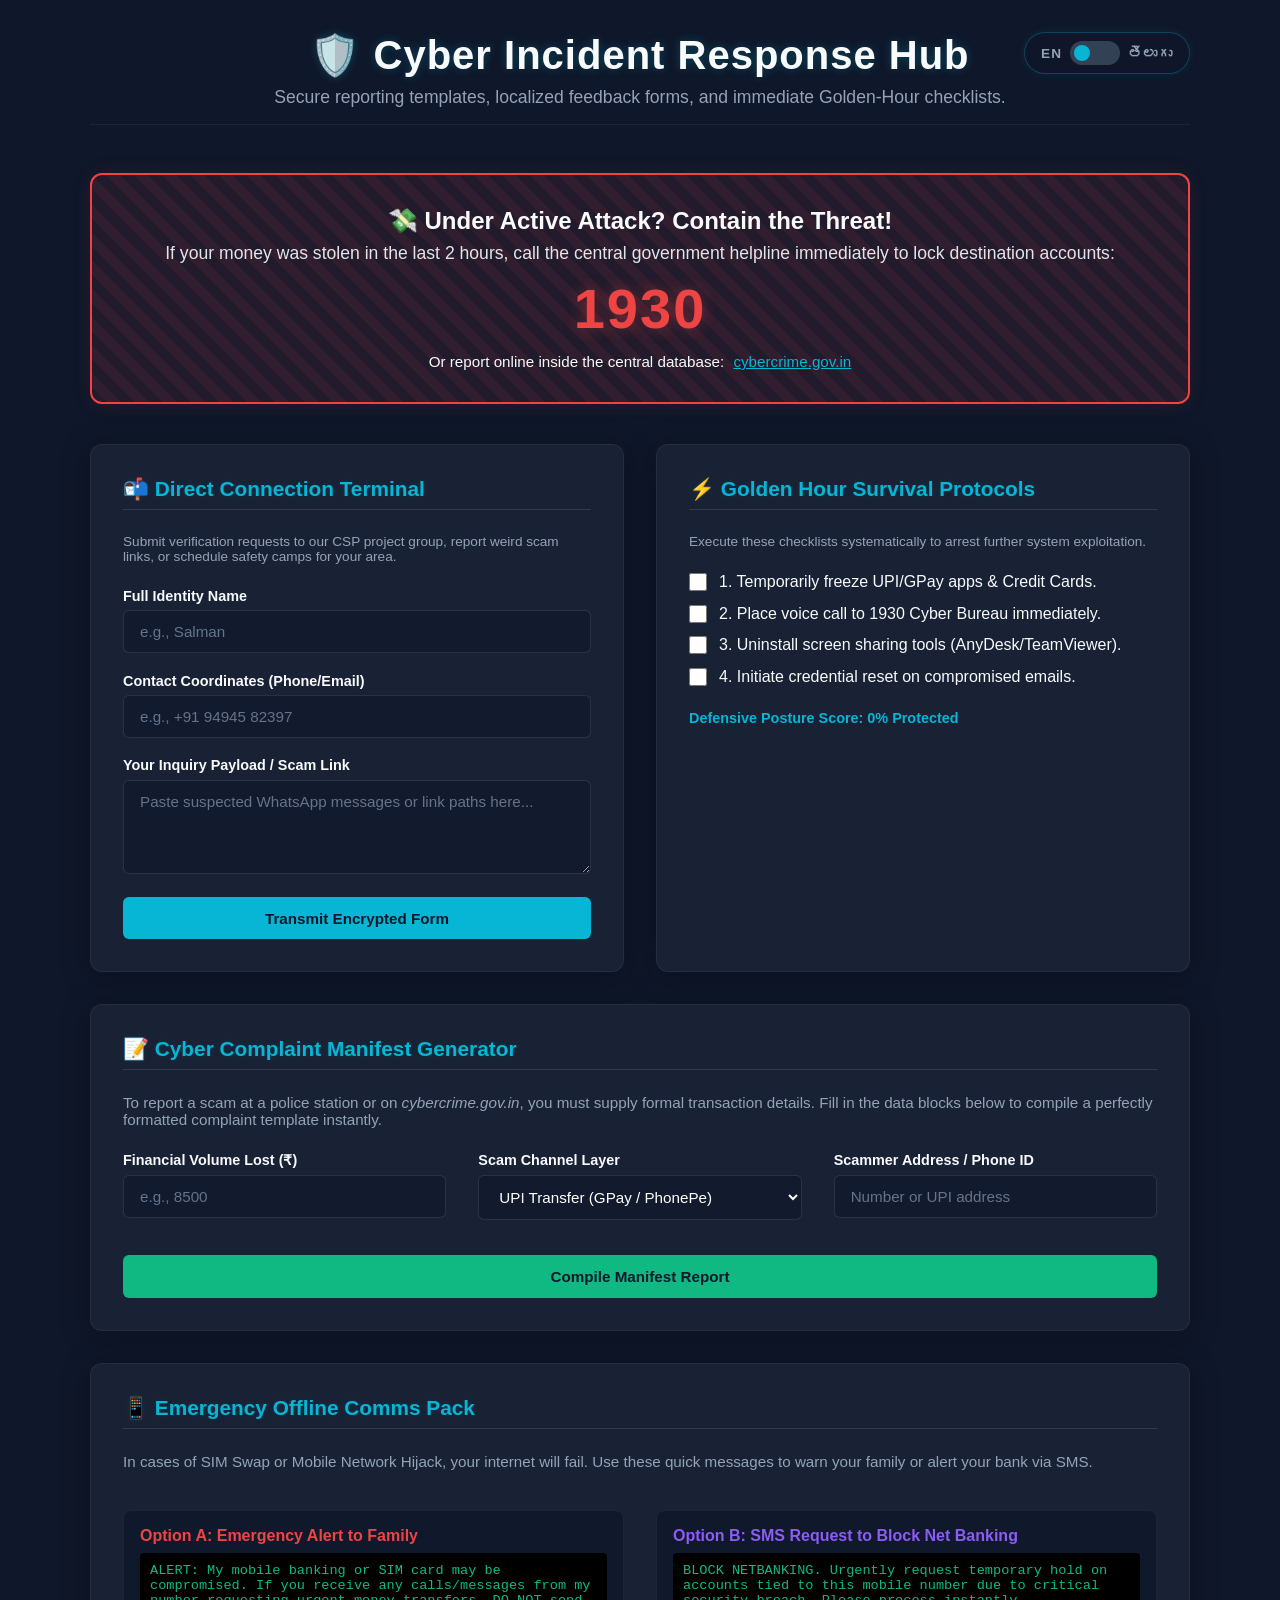
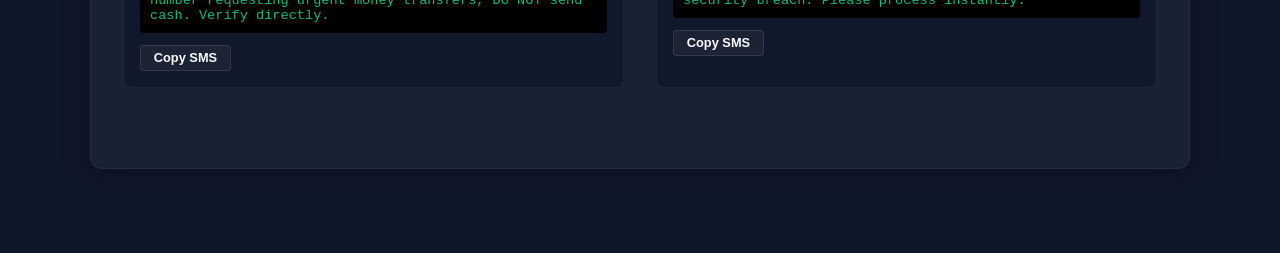
<file: contact.html>
<!DOCTYPE html>
<html lang="en">
<head>
    <meta charset="UTF-8">
    <meta name="viewport" content="width=device-width, initial-scale=1.0">
    <title>Contact & Incident Action Hub</title>
    <style>
        :root {
            --bg-dark: #0f172a;
            --card-bg: rgba(30, 41, 59, 0.7);
            --accent-cyan: #06b6d4;
            --accent-green: #10b981;
            --accent-red: #ef4444;
            --accent-purple: #8b5cf6;
            --text-main: #f8fafc;
            --text-muted: #94a3b8;
            --border-glow: rgba(6, 182, 212, 0.2);
        }

        * {
            box-sizing: border-box;
            margin: 0;
            padding: 0;
            font-family: 'Segoe UI', Tahoma, Geneva, Verdana, sans-serif;
            transition: all 0.25s ease;
        }

        body {
            background-color: var(--bg-dark);
            color: var(--text-main);
            min-height: 100vh;
            padding: 2rem 1rem;
            display: flex;
            flex-direction: column;
            align-items: center;
            overflow-x: hidden;
        }

        /* Bilingual Toggle Mechanics */
        body.lang-en .te-text { display: none !important; }
        body.lang-te .en-text { display: none !important; }

        .container {
            max-width: 1100px;
            width: 100%;
        }

        header {
            text-align: center;
            margin-bottom: 3rem;
            position: relative;
            padding-bottom: 1rem;
            border-bottom: 1px solid rgba(255, 255, 255, 0.05);
        }

        .lang-switch-wrapper {
            position: absolute;
            top: 0;
            right: 0;
            display: flex;
            align-items: center;
            gap: 0.5rem;
            background: rgba(15, 23, 42, 0.8);
            padding: 0.5rem 1rem;
            border-radius: 30px;
            border: 1px solid rgba(6, 182, 212, 0.3);
            box-shadow: 0 0 10px rgba(6, 182, 212, 0.1);
        }

        .switch {
            position: relative;
            display: inline-block;
            width: 50px;
            height: 24px;
        }

        .switch input {
            opacity: 0;
            width: 0;
            height: 0;
        }

        .slider {
            position: absolute;
            cursor: pointer;
            top: 0;
            left: 0;
            right: 0;
            bottom: 0;
            background-color: #334155;
            transition: .4s;
            border-radius: 34px;
        }

        .slider:before {
            position: absolute;
            content: "";
            height: 16px;
            width: 16px;
            left: 4px;
            bottom: 4px;
            background-color: var(--accent-cyan);
            transition: .4s;
            border-radius: 50%;
        }

        input:checked + .slider {
            background-color: var(--accent-green);
        }

        input:checked + .slider:before {
            transform: translateX(26px);
            background-color: #ffffff;
        }

        .lang-label {
            font-size: 0.85rem;
            font-weight: 600;
            text-transform: uppercase;
            letter-spacing: 1px;
            color: var(--text-muted);
        }

        header h1 {
            font-size: 2.5rem;
            color: var(--text-main);
            letter-spacing: 1px;
            margin-bottom: 0.5rem;
            text-shadow: 0 0 10px rgba(6, 182, 212, 0.3);
        }

        header p {
            color: var(--text-muted);
            font-size: 1.1rem;
        }

        /* Golden Hour Banner with Danger Stripes */
        .golden-hour-banner {
            background: repeating-linear-gradient(45deg, rgba(239, 68, 68, 0.08), rgba(239, 68, 68, 0.08) 10px, rgba(239, 68, 68, 0.15) 10px, rgba(239, 68, 68, 0.15) 20px);
            border: 2px solid var(--accent-red);
            border-radius: 12px;
            padding: 2rem;
            text-align: center;
            margin-bottom: 2.5rem;
            box-shadow: 0 0 20px rgba(239, 68, 68, 0.1);
        }

        .helpline-number {
            font-size: 3.5rem;
            font-weight: 900;
            color: var(--accent-red);
            letter-spacing: 2px;
            text-shadow: 0 0 15px rgba(239, 68, 68, 0.4);
            margin: 0.75rem 0;
        }

        /* Layout Columns */
        .layout-grid {
            display: grid;
            grid-template-columns: 1fr;
            gap: 2rem;
            margin-bottom: 3rem;
        }

        @media (min-width: 800px) {
            .layout-grid {
                grid-template-columns: 1fr 1fr;
            }
            .full-width {
                grid-column: span 2;
            }
        }

        .panel {
            background: var(--card-bg);
            border: 1px solid rgba(255, 255, 255, 0.05);
            border-radius: 12px;
            padding: 2rem;
            backdrop-filter: blur(12px);
            box-shadow: 0 4px 30px rgba(0, 0, 0, 0.3);
        }

        .panel:hover {
            border-color: var(--accent-cyan);
            box-shadow: 0 4px 20px var(--border-glow);
        }

        .panel h3 {
            font-size: 1.3rem;
            color: var(--accent-cyan);
            border-bottom: 1px solid rgba(255, 255, 255, 0.1);
            padding-bottom: 0.5rem;
            margin-bottom: 1.5rem;
            text-shadow: 0 0 5px rgba(6, 182, 212, 0.1);
        }

        /* Form Custom Elements */
        .form-group {
            margin-bottom: 1.2rem;
        }

        .form-group label {
            display: block;
            margin-bottom: 0.4rem;
            color: var(--text-main);
            font-size: 0.9rem;
            font-weight: 600;
        }

        .form-control {
            width: 100%;
            padding: 0.75rem 1rem;
            background: rgba(15, 23, 42, 0.6);
            border: 1px solid rgba(255, 255, 255, 0.1);
            border-radius: 6px;
            color: white;
            font-size: 0.95rem;
            outline: none;
        }

        .form-control:focus {
            border-color: var(--accent-cyan);
            box-shadow: 0 0 10px var(--border-glow);
        }

        .form-control::placeholder {
            color: #64748b;
        }

        .btn-action {
            display: inline-block;
            width: 100%;
            padding: 0.8rem;
            background: var(--accent-cyan);
            color: #0f172a;
            border: none;
            border-radius: 6px;
            font-weight: bold;
            font-size: 0.95rem;
            cursor: pointer;
            text-align: center;
        }

        .btn-action:hover {
            box-shadow: 0 0 15px rgba(6, 182, 212, 0.4);
            opacity: 0.9;
        }

        /* Survival Checklist Track */
        .checklist-item {
            display: flex;
            align-items: center;
            gap: 0.75rem;
            margin-bottom: 0.85rem;
            cursor: pointer;
        }

        .checklist-item input[type="checkbox"] {
            width: 18px;
            height: 18px;
            accent-color: var(--accent-cyan);
            cursor: pointer;
        }

        .progress-indicator {
            font-size: 0.9rem;
            color: var(--accent-cyan);
            font-weight: bold;
            margin-top: 1.5rem;
        }

        /* Pre-drafted SOS messages */
        .sos-wrapper {
            background: rgba(15, 23, 42, 0.8);
            border-radius: 8px;
            padding: 1rem;
            margin-top: 1rem;
            border: 1px solid rgba(255, 255, 255, 0.05);
        }

        .sos-text {
            background: #000000;
            padding: 10px;
            border-radius: 4px;
            font-size: 0.85rem;
            font-family: monospace;
            color: var(--accent-green);
            margin-bottom: 0.75rem;
            white-space: pre-wrap;
        }

        .btn-copy {
            background: rgba(255, 255, 255, 0.05);
            border: 1px solid rgba(255, 255, 255, 0.1);
            color: var(--text-main);
            padding: 0.3rem 0.8rem;
            border-radius: 4px;
            font-size: 0.8rem;
            cursor: pointer;
            font-weight: bold;
        }

        .btn-copy:hover {
            background: var(--accent-cyan);
            color: #0f172a;
            border-color: var(--accent-cyan);
        }

        /* Output Window */
        #reportConsole {
            display: none;
            background: #000000;
            border: 1px solid rgba(16, 185, 129, 0.3);
            border-radius: 6px;
            padding: 1rem;
            margin-top: 1.5rem;
            font-family: monospace;
            color: #34d399;
            white-space: pre-wrap;
            font-size: 0.85rem;
            max-height: 250px;
            overflow-y: auto;
        }

        /* Custom Modal HUD */
        .modal-screen {
            display: none;
            position: fixed;
            top: 0;
            left: 0;
            width: 100vw;
            height: 100vh;
            background: rgba(15, 23, 42, 0.85);
            backdrop-filter: blur(8px);
            z-index: 100;
            align-items: center;
            justify-content: center;
        }

        .modal-box {
            background: var(--card-bg);
            border: 2px solid var(--accent-cyan);
            border-radius: 12px;
            padding: 2.5rem;
            max-width: 500px;
            width: 90%;
            text-align: center;
            box-shadow: 0 0 25px rgba(6, 182, 212, 0.2);
            animation: fadeIn 0.3s ease;
        }

        .modal-box h3 {
            color: var(--accent-cyan);
            margin-bottom: 1rem;
            font-size: 1.4rem;
        }

        .modal-box p {
            font-size: 0.95rem;
            color: var(--text-muted);
            margin-bottom: 1.5rem;
            line-height: 1.5;
        }

        @keyframes fadeIn {
            from { opacity: 0; transform: translateY(5px); }
            to { opacity: 1; transform: translateY(0); }
        }
    </style>
</head>
<body class="lang-en">

    <div class="container">
        <!-- Interactive Header Node -->
        <header>
            <div class="lang-switch-wrapper">
                <span class="lang-label">EN</span>
                <label class="switch">
                    <input type="checkbox" id="langToggle">
                    <span class="slider"></span>
                </label>
                <span class="lang-label">తెలుగు</span>
            </div>
            
            <h1 class="en-text">🛡️ Cyber Incident Response Hub</h1>
            <h1 class="te-text">🛡️ సైబర్ క్రైమ్ అత్యవసర సహాయ కేంద్రం</h1>
            
            <p class="en-text">Secure reporting templates, localized feedback forms, and immediate Golden-Hour checklists.</p>
            <p class="te-text">ఫిర్యాదు నమూనాలు, స్థానిక సలహా ఫారాలు మరియు అత్యవసర రక్షణ చర్యల సమగ్ర వేదిక.</p>
        </header>

        <!-- Golden Hour Incident Banner -->
        <div class="golden-hour-banner">
            <h2 class="en-text">💸 Under Active Attack? Contain the Threat!</h2>
            <h2 class="te-text">💸 అప్పుడే మోసపోయారా? తక్షణ రక్షణ పొందండి!</h2>
            
            <p class="en-text" style="margin-top: 0.5rem; font-size: 1.1rem; opacity: 0.9;">
                If your money was stolen in the last 2 hours, call the central government helpline immediately to lock destination accounts:
            </p>
            <p class="te-text" style="margin-top: 0.5rem; font-size: 1.1rem; opacity: 0.9;">
                గడిచిన 2 గంటల్లో మీ అకౌంట్ నుండి ఎవరైనా మోసపూరితంగా డబ్బులు లాక్కుంటే, వెంటనే క్రింది నెంబర్ కు కాల్ చేయండి:
            </p>

            <div class="helpline-number">1930</div>
            
            <p style="font-size: 0.95rem;">
                <span class="en-text">Or report online inside the central database:</span>
                <span class="te-text">లేదా ఆన్‌లైన్‌లో కేంద్ర ప్రభుత్వ వెబ్‌సైట్‌లో ఫిర్యాదు చేయండి:</span>
                <a href="https://cybercrime.gov.in" target="_blank" style="color: var(--accent-cyan); text-decoration: underline; margin-left: 5px;">cybercrime.gov.in</a>
            </p>
        </div>

        <div class="layout-grid">
            
            <!-- Panel 1: Secure Feedback Form -->
            <div class="panel">
                <h3 class="en-text">📬 Direct Connection Terminal</h3>
                <h3 class="te-text">📬 సంప్రదింపు వేదిక</h3>
                
                <p class="en-text" style="color: var(--text-muted); font-size: 0.85rem; margin-bottom: 1.5rem;">
                    Submit verification requests to our CSP project group, report weird scam links, or schedule safety camps for your area.
                </p>
                <p class="te-text" style="color: var(--text-muted); font-size: 0.85rem; margin-bottom: 1.5rem;">
                    మా టీమ్ ద్వారా ఒక నకిలీ లింక్ ని పరీక్షించడానికి లేదా మీ గ్రామాల్లో అవగాహన సదస్సులు ఏర్పాటు చేయడానికి ఈ ఫారాన్ని నింపండి.
                </p>

                <!-- Connected to Formspree for real transactional delivery -->
                <form action="https://formspree.io/f/YOUR_FORMSPREE_CODE" method="POST" onsubmit="interceptFormSubmission(event)">
                    <div class="form-group">
                        <label class="en-text">Full Identity Name</label>
                        <label class="te-text">పూర్తి పేరు</label>
                        <input type="text" name="name" class="form-control" placeholder="e.g., Salman" required>
                    </div>
                    <div class="form-group">
                        <label class="en-text">Contact Coordinates (Phone/Email)</label>
                        <label class="te-text">ఫోన్ నెంబర్ లేదా ఈమెయిల్</label>
                        <input type="text" name="contact" class="form-control" placeholder="e.g., +91 94945 82397" required>
                    </div>
                    <div class="form-group">
                        <label class="en-text">Your Inquiry Payload / Scam Link</label>
                        <label class="te-text">సন্দేశం లేదా నకిలీ మెసేజ్ వివరాలు</label>
                        <textarea name="message" rows="4" class="form-control" placeholder="Paste suspected WhatsApp messages or link paths here..." required></textarea>
                    </div>
                    <button type="submit" class="btn-action">
                        <span class="en-text">Transmit Encrypted Form</span>
                        <span class="te-text">వివరాలను పంపండి</span>
                    </button>
                </form>
            </div>

            <!-- Panel 2: Golden Hour Checklist HUD -->
            <div class="panel">
                <h3 class="en-text">⚡ Golden Hour Survival Protocols</h3>
                <h3 class="te-text">⚡ గోల్డెన్ అవర్ అత్యవసర రక్షణ పనులు</h3>
                
                <p class="en-text" style="color: var(--text-muted); font-size: 0.85rem; margin-bottom: 1.5rem;">
                    Execute these checklists systematically to arrest further system exploitation.
                </p>
                <p class="te-text" style="color: var(--text-muted); font-size: 0.85rem; margin-bottom: 1.5rem;">
                    మరింత నష్టం జరగకుండా మీ అకౌంట్లను త్వరగా రక్షించుకోవడానికి క్రింది స్టెప్స్ పూర్తి చేయండి.
                </p>

                <div class="checklist-wrapper">
                    <label class="checklist-item">
                        <input type="checkbox" class="survival-task" onclick="updateSurvivalProgress()">
                        <span class="en-text">1. Temporarily freeze UPI/GPay apps & Credit Cards.</span>
                        <span class="te-text">1. గూగుల్ పే, ఫోన్ పే యాప్స్ ని బ్యాంక్ యాప్ ద్వారా లాక్ చేయండి.</span>
                    </label>
                    <label class="checklist-item">
                        <input type="checkbox" class="survival-task" onclick="updateSurvivalProgress()">
                        <span class="en-text">2. Place voice call to 1930 Cyber Bureau immediately.</span>
                        <span class="te-text">2. వెంటనే 1930 హెల్ప్‌లైన్‌కు ఫోన్ చేసి ఫిర్యాదు నమోదు చేయండి.</span>
                    </label>
                    <label class="checklist-item">
                        <input type="checkbox" class="survival-task" onclick="updateSurvivalProgress()">
                        <span class="en-text">3. Uninstall screen sharing tools (AnyDesk/TeamViewer).</span>
                        <span class="te-text">3. ఫోన్ లోని రిమోట్ షేరింగ్ యాప్స్ (AnyDesk) వెంటనే తీసివేయండి.</span>
                    </label>
                    <label class="checklist-item">
                        <input type="checkbox" class="survival-task" onclick="updateSurvivalProgress()">
                        <span class="en-text">4. Initiate credential reset on compromised emails.</span>
                        <span class="te-text">4. మీ ఈమెయిల్ మరియు సోషల్ మీడియా పాస్‌వర్డ్‌లను మార్చండి.</span>
                    </label>
                </div>

                <div class="progress-indicator" id="survivalProgress">
                    <span class="en-text">Defensive Posture Score: 0% Protected</span>
                    <span class="te-text">రక్షణ స్థాయి: 0% సురక్షితం</span>
                </div>
            </div>

            <!-- Panel 3: Dynamic Complaint Manifest Generator -->
            <div class="panel full-width">
                <h3 class="en-text">📝 Cyber Complaint Manifest Generator</h3>
                <h3 class="te-text">📝 సైబర్ కంప్లైంట్ రిపోర్ట్ జనరేటర్</h3>
                
                <p class="en-text" style="color: var(--text-muted); font-size: 0.95rem; margin-bottom: 1.5rem;">
                    To report a scam at a police station or on <i>cybercrime.gov.in</i>, you must supply formal transaction details. Fill in the data blocks below to compile a perfectly formatted complaint template instantly.
                </p>
                <p class="te-text" style="color: var(--text-muted); font-size: 0.95rem; margin-bottom: 1.5rem;">
                    సైబర్ స్టేషన్‌లో లేదా ఆన్‌లైన్ లో ఫిర్యాదు చేయడానికి సరైన సమాచారం అవసరం. క్రింది ఖాళీలను పూరించి ఒక అద్భుతమైన రిపోర్ట్ ఫార్మాట్‌ను ఉచితంగా తయారు చేసుకోండి.
                </p>

                <div class="layout-grid" style="margin-bottom: 1rem; grid-template-columns: repeat(auto-fit, minmax(220px, 1fr));">
                    <div class="form-group">
                        <label class="en-text">Financial Volume Lost (₹)</label>
                        <label class="te-text">నష్టపోయిన మొత్తం (రూపాయల్లో)</label>
                        <input type="number" id="scamVolume" class="form-control" placeholder="e.g., 8500">
                    </div>
                    <div class="form-group">
                        <label class="en-text">Scam Channel Layer</label>
                        <label class="te-text">మోసం జరిగిన విధానం</label>
                        <select id="scamLayer" class="form-control">
                            <option value="PhonePe/Google Pay Gateway">UPI Transfer (GPay / PhonePe)</option>
                            <option value="Telegram Task Pipeline">Telegram Part-time Rating Job</option>
                            <option value="AnyDesk Screen Hijack">AnyDesk Electricity Bill Hijack</option>
                            <option value="Vishing Network Call">Fake OTP Verification Phone Call</option>
                        </select>
                    </div>
                    <div class="form-group">
                        <label class="en-text">Scammer Address / Phone ID</label>
                        <label class="te-text">మోసగాడి ఫోన్ నెంబర్ / UPI ఐడీ</label>
                        <input type="text" id="scamIdentifier" class="form-control" placeholder="Number or UPI address">
                    </div>
                </div>

                <div style="display: flex; gap: 1rem; flex-wrap: wrap;">
                    <button class="btn-action" style="flex: 1; background: var(--accent-green);" onclick="generateComplaintReport()">
                        <span class="en-text">Compile Manifest Report</span>
                        <span class="te-text">రిపోర్ట్ సిద్ధం చేయండి</span>
                    </button>
                    <button class="btn-action" id="copyBtn" style="flex: 1; background: var(--accent-purple); display: none;" onclick="copyComplaintToClipboard()">
                        <span class="en-text">Copy to Clipboard</span>
                        <span class="te-text">క్లిప్‌బోర్డ్‌కి కాపీ చేయండి</span>
                    </button>
                    <button class="btn-action" id="downloadBtn" style="flex: 1; background: var(--accent-cyan); display: none;" onclick="downloadComplaintFile()">
                        <span class="en-text">Download Plain Text File</span>
                        <span class="te-text">ఫైల్ రూపంలో డౌన్‌లోడ్ చేయండి</span>
                    </button>
                </div>

                <div id="reportConsole"></div>
            </div>

            <!-- Panel 4: Emergency SOS Offline Comms Pack -->
            <div class="panel full-width">
                <h3 class="en-text">📱 Emergency Offline Comms Pack</h3>
                <h3 class="te-text">📱 అత్యవసర ఆఫ్-లైన్ మెసేజ్ ప్యాక్</h3>
                
                <p class="en-text" style="color: var(--text-muted); font-size: 0.95rem; margin-bottom: 1.5rem;">
                    In cases of SIM Swap or Mobile Network Hijack, your internet will fail. Use these quick messages to warn your family or alert your bank via SMS.
                </p>
                <p class="te-text" style="color: var(--text-muted); font-size: 0.95rem; margin-bottom: 1.5rem;">
                    మీ నెట్‌వర్క్ లేదా సిమ్ కార్డు ఎవరైనా బ్లాక్ చేస్తే, మీ ఇంటర్నెట్ ఆగిపోతుంది. అలాంటి సమయంలో మీ బంధువులను లేదా బ్యాంక్ ను ఆఫ్-లైన్ SMS ద్వారా అప్రమత్తం చేయడానికి ఈ క్రింది మెసేజ్లను వాడండి.
                </p>

                <div class="layout-grid">
                    <!-- SOS Card 1 -->
                    <div class="sos-wrapper">
                        <h4 style="color: var(--accent-red); margin-bottom: 0.5rem;">
                            <span class="en-text">Option A: Emergency Alert to Family</span>
                            <span class="te-text">ఆప్షన్ A: బంధువులకు పంపే మెసేజ్</span>
                        </h4>
                        <div class="sos-text" id="sosFamilyText">ALERT: My mobile banking or SIM card may be compromised. If you receive any calls/messages from my number requesting urgent money transfers, DO NOT send cash. Verify directly.</div>
                        <button class="btn-copy" onclick="copySosText('sosFamilyText', this)">Copy SMS</button>
                    </div>

                    <!-- SOS Card 2 -->
                    <div class="sos-wrapper">
                        <h4 style="color: var(--accent-purple); margin-bottom: 0.5rem;">
                            <span class="en-text">Option B: SMS Request to Block Net Banking</span>
                            <span class="te-text">ఆప్షన్ B: బ్యాంకుకు పంపే ఎమర్జెన్సీ మెసేజ్</span>
                        </h4>
                        <div class="sos-text" id="sosBankText">BLOCK NETBANKING. Urgently request temporary hold on accounts tied to this mobile number due to critical security breach. Please process instantly.</div>
                        <button class="btn-copy" onclick="copySosText('sosBankText', this)">Copy SMS</button>
                    </div>
                </div>
            </div>

        </div>
    </div>

    <!-- Custom Modal Window instead of Alert -->
    <div class="modal-screen" id="feedbackModal">
        <div class="modal-box">
            <h3 class="en-text">📡 Transmission Successful</h3>
            <h3 class="te-text">📡 సమాచారం పంపబడింది</h3>
            <p class="en-text">Your message payload has been successfully registered on the project servers. Our CSP development group will analyze your request and reach out shortly.</p>
            <p class="te-text">మీ సందేహం విజయవంతంగా ప్రాజెక్ట్ సర్వర్లకు చేరింది. మా టీమ్ ఈ వివరాలను పరిశీలించి త్వరలోనే మిమ్మల్ని సంప్రదిస్తుంది.</p>
            <button class="btn-action" onclick="closeFeedbackModal()">
                <span class="en-text">Close Portal Connection</span>
                <span class="te-text">మూసివేయండి</span>
            </button>
        </div>
    </div>

    <script>
        // --- STREAMING_CHUNK: Initializing language toggle states... ---
        // --- Language Toggle Engine ---
        const langToggle = document.getElementById('langToggle');
        langToggle.addEventListener('change', () => {
            if (langToggle.checked) {
                document.body.className = 'lang-te';
            } else {
                document.body.className = 'lang-en';
            }
            updateSurvivalProgress();
        });

        // --- STREAMING_CHUNK: Implementing dynamic checklist scoring engine... ---
        // --- Checklist Progress Handler ---
        function updateSurvivalProgress() {
            const tasks = document.querySelectorAll('.survival-task');
            let completed = 0;
            tasks.forEach(t => { if(t.checked) completed++; });
            const progressPct = Math.round((completed / tasks.length) * 100);
            
            const display = document.getElementById('survivalProgress');
            const isTelugu = document.body.classList.contains('lang-te');

            if (isTelugu) {
                display.innerHTML = `రక్షణ స్థాయి: ${progressPct}% సురక్షితం`;
            } else {
                display.innerHTML = `Defensive Posture Score: ${progressPct}% Protected`;
            }
        }

        // --- STREAMING_CHUNK: Coding dynamic police manifest generator logic... ---
        // --- Complaint Report compiler ---
        let compiledReportText = "";

        function generateComplaintReport() {
            const amount = document.getElementById('scamVolume').value || "[AMOUNT]";
            const platform = document.getElementById('scamLayer').value;
            const traceId = document.getElementById('scamIdentifier').value || "[SCAMMER IDENTIFIER]";
            
            const timestamp = new Date().toLocaleDateString();

            compiledReportText = `CYBER CRIME INCIDENT REPORT MANIFEST
Report Compilation Date: ${timestamp}
------------------------------------------------------------
To the Cyber Security Investigative Officer,

I am writing to formally log a financial security incident. I fell victim to a social engineering operation hosted on the following channel platform: ${platform}.

Scammer Network Details:
- Traceable Scammer Address/Phone Number: ${traceId}
- Capital Volume Stolen: INR ₹${amount}

Under deceptive pressure, the attacker gained leverage over my personal profiles, and an unauthorized transfer was processed. I request immediate tracking of the recipient banking node to freeze the stolen funds.

Transaction Reference ID: [PASTE TRANSACTION REFERENCE / UTR ID HERE]
Victim Bank Network Name: [ENTER YOUR BANK NAME]
------------------------------------------------------------
*Copy this formatted text, fill in the bracketed metadata, and file a report directly at cybercrime.gov.in*`;

            const consoleElement = document.getElementById('reportConsole');
            consoleElement.textContent = compiledReportText;
            consoleElement.style.display = 'block';

            document.getElementById('copyBtn').style.display = 'inline-block';
            document.getElementById('downloadBtn').style.display = 'inline-block';
        }

        // --- STREAMING_CHUNK: Configuring clipboard copy helper functions... ---
        // --- Copy to Clipboard handler ---
        function copyComplaintToClipboard() {
            if (!compiledReportText) return;
            
            // Temporary dummy textarea to bypass browser sandbox limitations
            const tempBox = document.createElement('textarea');
            tempBox.value = compiledReportText;
            document.body.appendChild(tempBox);
            tempBox.select();
            document.execCommand('copy');
            document.body.removeChild(tempBox);

            const copyBtn = document.getElementById('copyBtn');
            const isTelugu = document.body.classList.contains('lang-te');
            
            copyBtn.textContent = isTelugu ? "కాపీ చేయబడింది! ✓" : "Copied! ✓";
            setTimeout(() => {
                copyBtn.textContent = isTelugu ? "క్లిప్‌బోర్డ్‌కి కాపీ చేయండి" : "Copy to Clipboard";
            }, 1500);
        }

        // --- Plain text downloader handler ---
        function downloadComplaintFile() {
            if (!compiledReportText) return;
            const blob = new Blob([compiledReportText], { type: "text/plain" });
            const url = URL.createObjectURL(blob);
            const dummyLink = document.createElement('a');
            dummyLink.href = url;
            dummyLink.download = "cyber_complaint_report.txt";
            document.body.appendChild(dummyLink);
            dummyLink.click();
            document.body.removeChild(dummyLink);
        }

        // --- Copy SOS Messages handler ---
        function copySosText(id, element) {
            const copyText = document.getElementById(id).textContent;
            const tempBox = document.createElement('textarea');
            tempBox.value = copyText;
            document.body.appendChild(tempBox);
            tempBox.select();
            document.execCommand('copy');
            document.body.removeChild(tempBox);

            const origText = element.textContent;
            element.textContent = "Copied! ✓";
            setTimeout(() => { element.textContent = origText; }, 1500);
        }

        // --- Form Submission Overrides ---
        function interceptFormSubmission(event) {
            event.preventDefault(); // Stop normal redirection
            document.getElementById('feedbackModal').style.display = 'flex';
        }

        function closeFeedbackModal() {
            document.getElementById('feedbackModal').style.display = 'none';
        }
    </script>
</body>
</html>
</file>
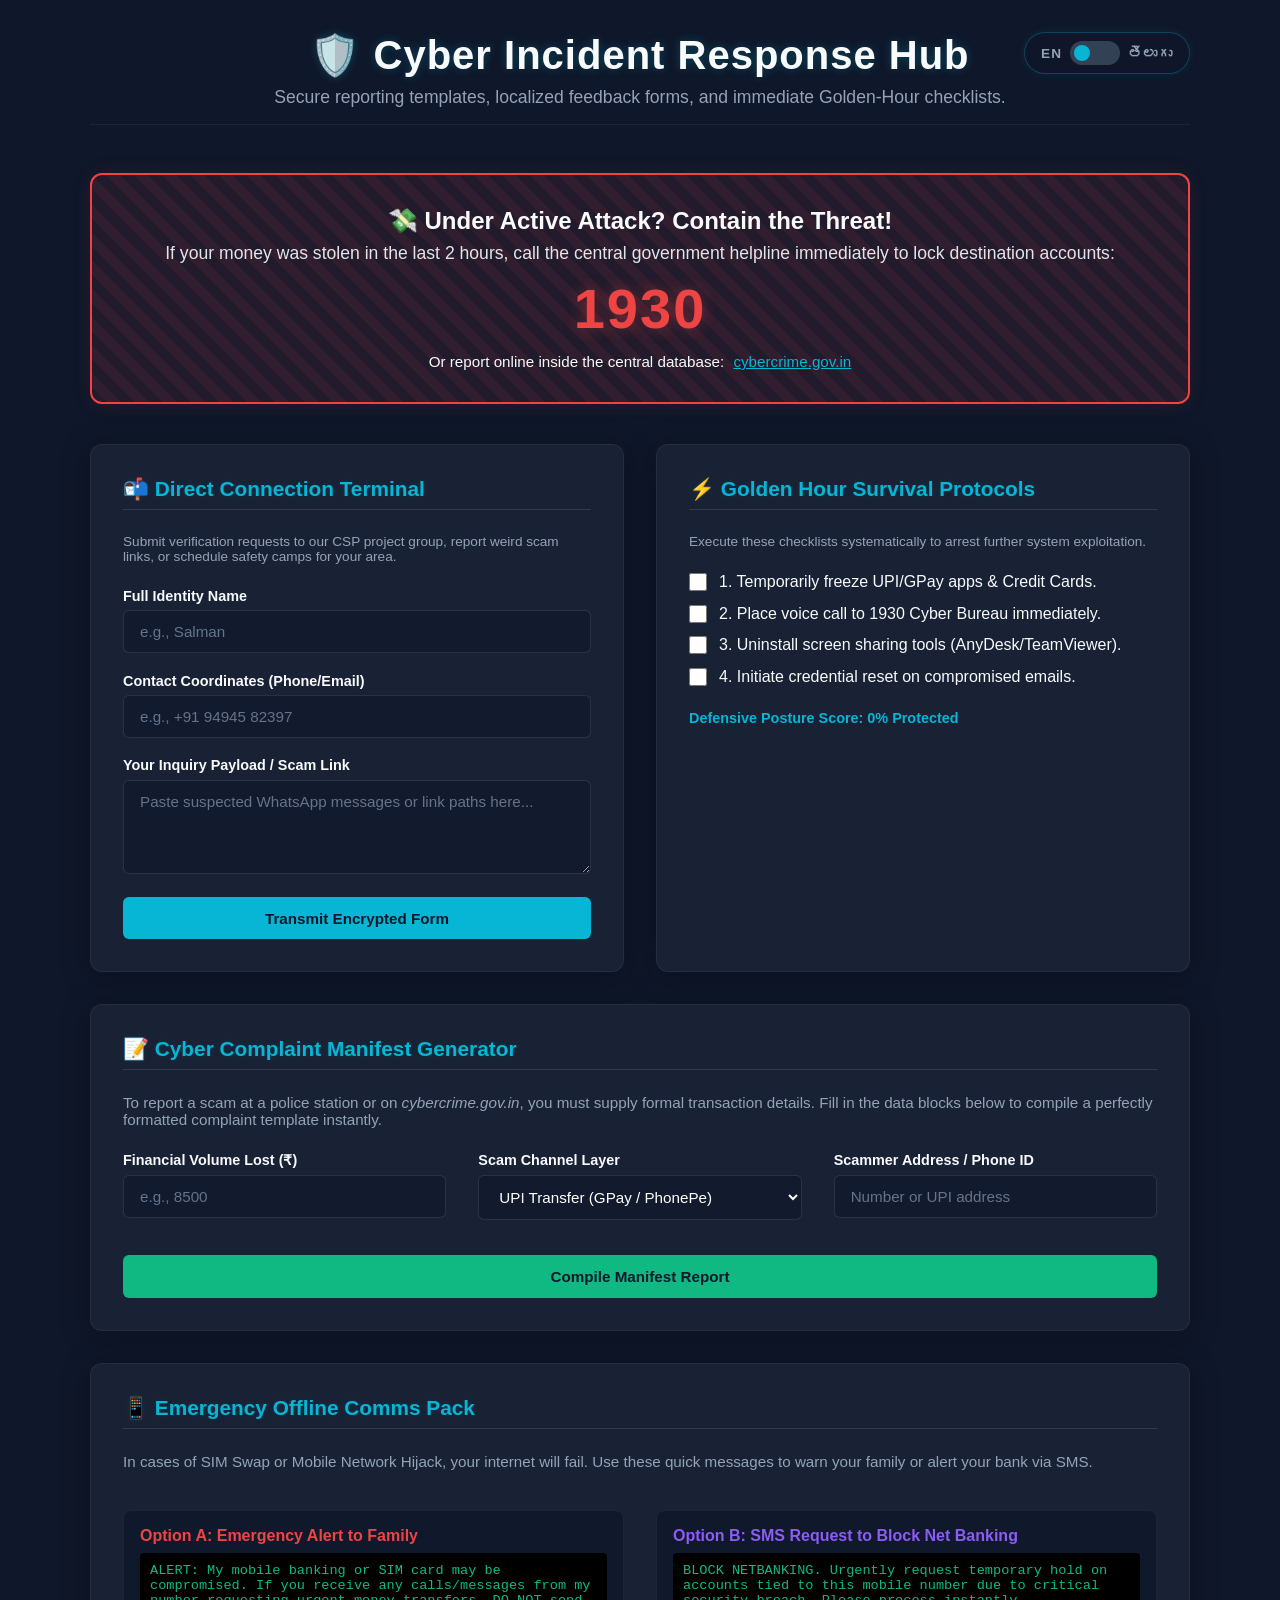
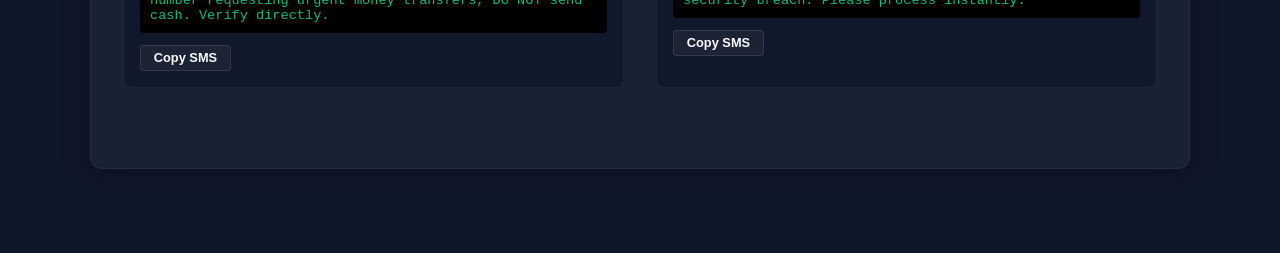
<file: contact2.html>
<!DOCTYPE html>
<html lang="en">
<head>
    <meta charset="UTF-8">
    <meta name="viewport" content="width=device-width, initial-scale=1.0">
    <title>Contact & Incident Action Hub</title>
    <style>
        :root {
            --bg-dark: #0f172a;
            --card-bg: rgba(30, 41, 59, 0.7);
            --accent-cyan: #06b6d4;
            --accent-green: #10b981;
            --accent-red: #ef4444;
            --accent-purple: #8b5cf6;
            --text-main: #f8fafc;
            --text-muted: #94a3b8;
            --border-glow: rgba(6, 182, 212, 0.2);
        }

        * {
            box-sizing: border-box;
            margin: 0;
            padding: 0;
            font-family: 'Segoe UI', Tahoma, Geneva, Verdana, sans-serif;
            transition: all 0.25s ease;
        }

        body {
            background-color: var(--bg-dark);
            color: var(--text-main);
            min-height: 100vh;
            padding: 2rem 1rem;
            display: flex;
            flex-direction: column;
            align-items: center;
            overflow-x: hidden;
        }

        /* Bilingual Toggle Mechanics */
        body.lang-en .te-text { display: none !important; }
        body.lang-te .en-text { display: none !important; }

        .container {
            max-width: 1100px;
            width: 100%;
        }

        header {
            text-align: center;
            margin-bottom: 3rem;
            position: relative;
            padding-bottom: 1rem;
            border-bottom: 1px solid rgba(255, 255, 255, 0.05);
        }

        .lang-switch-wrapper {
            position: absolute;
            top: 0;
            right: 0;
            display: flex;
            align-items: center;
            gap: 0.5rem;
            background: rgba(15, 23, 42, 0.8);
            padding: 0.5rem 1rem;
            border-radius: 30px;
            border: 1px solid rgba(6, 182, 212, 0.3);
            box-shadow: 0 0 10px rgba(6, 182, 212, 0.1);
        }

        .switch {
            position: relative;
            display: inline-block;
            width: 50px;
            height: 24px;
        }

        .switch input {
            opacity: 0;
            width: 0;
            height: 0;
        }

        .slider {
            position: absolute;
            cursor: pointer;
            top: 0;
            left: 0;
            right: 0;
            bottom: 0;
            background-color: #334155;
            transition: .4s;
            border-radius: 34px;
        }

        .slider:before {
            position: absolute;
            content: "";
            height: 16px;
            width: 16px;
            left: 4px;
            bottom: 4px;
            background-color: var(--accent-cyan);
            transition: .4s;
            border-radius: 50%;
        }

        input:checked + .slider {
            background-color: var(--accent-green);
        }

        input:checked + .slider:before {
            transform: translateX(26px);
            background-color: #ffffff;
        }

        .lang-label {
            font-size: 0.85rem;
            font-weight: 600;
            text-transform: uppercase;
            letter-spacing: 1px;
            color: var(--text-muted);
        }

        header h1 {
            font-size: 2.5rem;
            color: var(--text-main);
            letter-spacing: 1px;
            margin-bottom: 0.5rem;
            text-shadow: 0 0 10px rgba(6, 182, 212, 0.3);
        }

        header p {
            color: var(--text-muted);
            font-size: 1.1rem;
        }

        /* Golden Hour Banner with Danger Stripes */
        .golden-hour-banner {
            background: repeating-linear-gradient(45deg, rgba(239, 68, 68, 0.08), rgba(239, 68, 68, 0.08) 10px, rgba(239, 68, 68, 0.15) 10px, rgba(239, 68, 68, 0.15) 20px);
            border: 2px solid var(--accent-red);
            border-radius: 12px;
            padding: 2rem;
            text-align: center;
            margin-bottom: 2.5rem;
            box-shadow: 0 0 20px rgba(239, 68, 68, 0.1);
        }

        .helpline-number {
            font-size: 3.5rem;
            font-weight: 900;
            color: var(--accent-red);
            letter-spacing: 2px;
            text-shadow: 0 0 15px rgba(239, 68, 68, 0.4);
            margin: 0.75rem 0;
        }

        /* Layout Columns */
        .layout-grid {
            display: grid;
            grid-template-columns: 1fr;
            gap: 2rem;
            margin-bottom: 3rem;
        }

        @media (min-width: 800px) {
            .layout-grid {
                grid-template-columns: 1fr 1fr;
            }
            .full-width {
                grid-column: span 2;
            }
        }

        .panel {
            background: var(--card-bg);
            border: 1px solid rgba(255, 255, 255, 0.05);
            border-radius: 12px;
            padding: 2rem;
            backdrop-filter: blur(12px);
            box-shadow: 0 4px 30px rgba(0, 0, 0, 0.3);
        }

        .panel:hover {
            border-color: var(--accent-cyan);
            box-shadow: 0 4px 20px var(--border-glow);
        }

        .panel h3 {
            font-size: 1.3rem;
            color: var(--accent-cyan);
            border-bottom: 1px solid rgba(255, 255, 255, 0.1);
            padding-bottom: 0.5rem;
            margin-bottom: 1.5rem;
            text-shadow: 0 0 5px rgba(6, 182, 212, 0.1);
        }

        /* Form Custom Elements */
        .form-group {
            margin-bottom: 1.2rem;
        }

        .form-group label {
            display: block;
            margin-bottom: 0.4rem;
            color: var(--text-main);
            font-size: 0.9rem;
            font-weight: 600;
        }

        .form-control {
            width: 100%;
            padding: 0.75rem 1rem;
            background: rgba(15, 23, 42, 0.6);
            border: 1px solid rgba(255, 255, 255, 0.1);
            border-radius: 6px;
            color: white;
            font-size: 0.95rem;
            outline: none;
        }

        .form-control:focus {
            border-color: var(--accent-cyan);
            box-shadow: 0 0 10px var(--border-glow);
        }

        .form-control::placeholder {
            color: #64748b;
        }

        .btn-action {
            display: inline-block;
            width: 100%;
            padding: 0.8rem;
            background: var(--accent-cyan);
            color: #0f172a;
            border: none;
            border-radius: 6px;
            font-weight: bold;
            font-size: 0.95rem;
            cursor: pointer;
            text-align: center;
        }

        .btn-action:hover {
            box-shadow: 0 0 15px rgba(6, 182, 212, 0.4);
            opacity: 0.9;
        }

        /* Survival Checklist Track */
        .checklist-item {
            display: flex;
            align-items: center;
            gap: 0.75rem;
            margin-bottom: 0.85rem;
            cursor: pointer;
        }

        .checklist-item input[type="checkbox"] {
            width: 18px;
            height: 18px;
            accent-color: var(--accent-cyan);
            cursor: pointer;
        }

        .progress-indicator {
            font-size: 0.9rem;
            color: var(--accent-cyan);
            font-weight: bold;
            margin-top: 1.5rem;
        }

        /* Pre-drafted SOS messages */
        .sos-wrapper {
            background: rgba(15, 23, 42, 0.8);
            border-radius: 8px;
            padding: 1rem;
            margin-top: 1rem;
            border: 1px solid rgba(255, 255, 255, 0.05);
        }

        .sos-text {
            background: #000000;
            padding: 10px;
            border-radius: 4px;
            font-size: 0.85rem;
            font-family: monospace;
            color: var(--accent-green);
            margin-bottom: 0.75rem;
            white-space: pre-wrap;
        }

        .btn-copy {
            background: rgba(255, 255, 255, 0.05);
            border: 1px solid rgba(255, 255, 255, 0.1);
            color: var(--text-main);
            padding: 0.3rem 0.8rem;
            border-radius: 4px;
            font-size: 0.8rem;
            cursor: pointer;
            font-weight: bold;
        }

        .btn-copy:hover {
            background: var(--accent-cyan);
            color: #0f172a;
            border-color: var(--accent-cyan);
        }

        /* Output Window */
        #reportConsole {
            display: none;
            background: #000000;
            border: 1px solid rgba(16, 185, 129, 0.3);
            border-radius: 6px;
            padding: 1rem;
            margin-top: 1.5rem;
            font-family: monospace;
            color: #34d399;
            white-space: pre-wrap;
            font-size: 0.85rem;
            max-height: 250px;
            overflow-y: auto;
        }

        /* Custom Modal HUD */
        .modal-screen {
            display: none;
            position: fixed;
            top: 0;
            left: 0;
            width: 100vw;
            height: 100vh;
            background: rgba(15, 23, 42, 0.85);
            backdrop-filter: blur(8px);
            z-index: 100;
            align-items: center;
            justify-content: center;
        }

        .modal-box {
            background: var(--card-bg);
            border: 2px solid var(--accent-cyan);
            border-radius: 12px;
            padding: 2.5rem;
            max-width: 500px;
            width: 90%;
            text-align: center;
            box-shadow: 0 0 25px rgba(6, 182, 212, 0.2);
            animation: fadeIn 0.3s ease;
        }

        .modal-box h3 {
            color: var(--accent-cyan);
            margin-bottom: 1rem;
            font-size: 1.4rem;
        }

        .modal-box p {
            font-size: 0.95rem;
            color: var(--text-muted);
            margin-bottom: 1.5rem;
            line-height: 1.5;
        }

        @keyframes fadeIn {
            from { opacity: 0; transform: translateY(5px); }
            to { opacity: 1; transform: translateY(0); }
        }
    </style>
</head>
<body class="lang-en">

    <div class="container">
        <!-- Interactive Header Node -->
        <header>
            <div class="lang-switch-wrapper">
                <span class="lang-label">EN</span>
                <label class="switch">
                    <input type="checkbox" id="langToggle">
                    <span class="slider"></span>
                </label>
                <span class="lang-label">తెలుగు</span>
            </div>
            
            <h1 class="en-text">🛡️ Cyber Incident Response Hub</h1>
            <h1 class="te-text">🛡️ సైబర్ క్రైమ్ అత్యవసర సహాయ కేంద్రం</h1>
            
            <p class="en-text">Secure reporting templates, localized feedback forms, and immediate Golden-Hour checklists.</p>
            <p class="te-text">ఫిర్యాదు నమూనాలు, స్థానిక సలహా ఫారాలు మరియు అత్యవసర రక్షణ చర్యల సమగ్ర వేదిక.</p>
        </header>

        <!-- Golden Hour Incident Banner -->
        <div class="golden-hour-banner">
            <h2 class="en-text">💸 Under Active Attack? Contain the Threat!</h2>
            <h2 class="te-text">💸 అప్పుడే మోసపోయారా? తక్షణ రక్షణ పొందండి!</h2>
            
            <p class="en-text" style="margin-top: 0.5rem; font-size: 1.1rem; opacity: 0.9;">
                If your money was stolen in the last 2 hours, call the central government helpline immediately to lock destination accounts:
            </p>
            <p class="te-text" style="margin-top: 0.5rem; font-size: 1.1rem; opacity: 0.9;">
                గడిచిన 2 గంటల్లో మీ అకౌంట్ నుండి ఎవరైనా మోసపూరితంగా డబ్బులు లాక్కుంటే, వెంటనే క్రింది నెంబర్ కు కాల్ చేయండి:
            </p>

            <div class="helpline-number">1930</div>
            
            <p style="font-size: 0.95rem;">
                <span class="en-text">Or report online inside the central database:</span>
                <span class="te-text">లేదా ఆన్‌లైన్‌లో కేంద్ర ప్రభుత్వ వెబ్‌సైట్‌లో ఫిర్యాదు చేయండి:</span>
                <a href="https://cybercrime.gov.in" target="_blank" style="color: var(--accent-cyan); text-decoration: underline; margin-left: 5px;">cybercrime.gov.in</a>
            </p>
        </div>

        <div class="layout-grid">
            
            <!-- Panel 1: Secure Feedback Form -->
            <div class="panel">
                <h3 class="en-text">📬 Direct Connection Terminal</h3>
                <h3 class="te-text">📬 సంప్రదింపు వేదిక</h3>
                
                <p class="en-text" style="color: var(--text-muted); font-size: 0.85rem; margin-bottom: 1.5rem;">
                    Submit verification requests to our CSP project group, report weird scam links, or schedule safety camps for your area.
                </p>
                <p class="te-text" style="color: var(--text-muted); font-size: 0.85rem; margin-bottom: 1.5rem;">
                    మా టీమ్ ద్వారా ఒక నకిలీ లింక్ ని పరీక్షించడానికి లేదా మీ గ్రామాల్లో అవగాహన సదస్సులు ఏర్పాటు చేయడానికి ఈ ఫారాన్ని నింపండి.
                </p>

                <!-- Connected to Formspree for real transactional delivery -->
                <form action="https://formspree.io/f/YOUR_FORMSPREE_CODE" method="POST" onsubmit="interceptFormSubmission(event)">
                    <div class="form-group">
                        <label class="en-text">Full Identity Name</label>
                        <label class="te-text">పూర్తి పేరు</label>
                        <input type="text" name="name" class="form-control" placeholder="e.g., Salman" required>
                    </div>
                    <div class="form-group">
                        <label class="en-text">Contact Coordinates (Phone/Email)</label>
                        <label class="te-text">ఫోన్ నెంబర్ లేదా ఈమెయిల్</label>
                        <input type="text" name="contact" class="form-control" placeholder="e.g., +91 94945 82397" required>
                    </div>
                    <div class="form-group">
                        <label class="en-text">Your Inquiry Payload / Scam Link</label>
                        <label class="te-text">సন্দేశం లేదా నకిలీ మెసేజ్ వివరాలు</label>
                        <textarea name="message" rows="4" class="form-control" placeholder="Paste suspected WhatsApp messages or link paths here..." required></textarea>
                    </div>
                    <button type="submit" class="btn-action">
                        <span class="en-text">Transmit Encrypted Form</span>
                        <span class="te-text">వివరాలను పంపండి</span>
                    </button>
                </form>
            </div>

            <!-- Panel 2: Golden Hour Checklist HUD -->
            <div class="panel">
                <h3 class="en-text">⚡ Golden Hour Survival Protocols</h3>
                <h3 class="te-text">⚡ గోల్డెన్ అవర్ అత్యవసర రక్షణ పనులు</h3>
                
                <p class="en-text" style="color: var(--text-muted); font-size: 0.85rem; margin-bottom: 1.5rem;">
                    Execute these checklists systematically to arrest further system exploitation.
                </p>
                <p class="te-text" style="color: var(--text-muted); font-size: 0.85rem; margin-bottom: 1.5rem;">
                    మరింత నష్టం జరగకుండా మీ అకౌంట్లను త్వరగా రక్షించుకోవడానికి క్రింది స్టెప్స్ పూర్తి చేయండి.
                </p>

                <div class="checklist-wrapper">
                    <label class="checklist-item">
                        <input type="checkbox" class="survival-task" onclick="updateSurvivalProgress()">
                        <span class="en-text">1. Temporarily freeze UPI/GPay apps & Credit Cards.</span>
                        <span class="te-text">1. గూగుల్ పే, ఫోన్ పే యాప్స్ ని బ్యాంక్ యాప్ ద్వారా లాక్ చేయండి.</span>
                    </label>
                    <label class="checklist-item">
                        <input type="checkbox" class="survival-task" onclick="updateSurvivalProgress()">
                        <span class="en-text">2. Place voice call to 1930 Cyber Bureau immediately.</span>
                        <span class="te-text">2. వెంటనే 1930 హెల్ప్‌లైన్‌కు ఫోన్ చేసి ఫిర్యాదు నమోదు చేయండి.</span>
                    </label>
                    <label class="checklist-item">
                        <input type="checkbox" class="survival-task" onclick="updateSurvivalProgress()">
                        <span class="en-text">3. Uninstall screen sharing tools (AnyDesk/TeamViewer).</span>
                        <span class="te-text">3. ఫోన్ లోని రిమోట్ షేరింగ్ యాప్స్ (AnyDesk) వెంటనే తీసివేయండి.</span>
                    </label>
                    <label class="checklist-item">
                        <input type="checkbox" class="survival-task" onclick="updateSurvivalProgress()">
                        <span class="en-text">4. Initiate credential reset on compromised emails.</span>
                        <span class="te-text">4. మీ ఈమెయిల్ మరియు సోషల్ మీడియా పాస్‌వర్డ్‌లను మార్చండి.</span>
                    </label>
                </div>

                <div class="progress-indicator" id="survivalProgress">
                    <span class="en-text">Defensive Posture Score: 0% Protected</span>
                    <span class="te-text">రక్షణ స్థాయి: 0% సురక్షితం</span>
                </div>
            </div>

            <!-- Panel 3: Dynamic Complaint Manifest Generator -->
            <div class="panel full-width">
                <h3 class="en-text">📝 Cyber Complaint Manifest Generator</h3>
                <h3 class="te-text">📝 సైబర్ కంప్లైంట్ రిపోర్ట్ జనరేటర్</h3>
                
                <p class="en-text" style="color: var(--text-muted); font-size: 0.95rem; margin-bottom: 1.5rem;">
                    To report a scam at a police station or on <i>cybercrime.gov.in</i>, you must supply formal transaction details. Fill in the data blocks below to compile a perfectly formatted complaint template instantly.
                </p>
                <p class="te-text" style="color: var(--text-muted); font-size: 0.95rem; margin-bottom: 1.5rem;">
                    సైబర్ స్టేషన్‌లో లేదా ఆన్‌లైన్ లో ఫిర్యాదు చేయడానికి సరైన సమాచారం అవసరం. క్రింది ఖాళీలను పూరించి ఒక అద్భుతమైన రిపోర్ట్ ఫార్మాట్‌ను ఉచితంగా తయారు చేసుకోండి.
                </p>

                <div class="layout-grid" style="margin-bottom: 1rem; grid-template-columns: repeat(auto-fit, minmax(220px, 1fr));">
                    <div class="form-group">
                        <label class="en-text">Financial Volume Lost (₹)</label>
                        <label class="te-text">నష్టపోయిన మొత్తం (రూపాయల్లో)</label>
                        <input type="number" id="scamVolume" class="form-control" placeholder="e.g., 8500">
                    </div>
                    <div class="form-group">
                        <label class="en-text">Scam Channel Layer</label>
                        <label class="te-text">మోసం జరిగిన విధానం</label>
                        <select id="scamLayer" class="form-control">
                            <option value="PhonePe/Google Pay Gateway">UPI Transfer (GPay / PhonePe)</option>
                            <option value="Telegram Task Pipeline">Telegram Part-time Rating Job</option>
                            <option value="AnyDesk Screen Hijack">AnyDesk Electricity Bill Hijack</option>
                            <option value="Vishing Network Call">Fake OTP Verification Phone Call</option>
                        </select>
                    </div>
                    <div class="form-group">
                        <label class="en-text">Scammer Address / Phone ID</label>
                        <label class="te-text">మోసగాడి ఫోన్ నెంబర్ / UPI ఐడీ</label>
                        <input type="text" id="scamIdentifier" class="form-control" placeholder="Number or UPI address">
                    </div>
                </div>

                <div style="display: flex; gap: 1rem; flex-wrap: wrap;">
                    <button class="btn-action" style="flex: 1; background: var(--accent-green);" onclick="generateComplaintReport()">
                        <span class="en-text">Compile Manifest Report</span>
                        <span class="te-text">రిపోర్ట్ సిద్ధం చేయండి</span>
                    </button>
                    <button class="btn-action" id="copyBtn" style="flex: 1; background: var(--accent-purple); display: none;" onclick="copyComplaintToClipboard()">
                        <span class="en-text">Copy to Clipboard</span>
                        <span class="te-text">క్లిప్‌బోర్డ్‌కి కాపీ చేయండి</span>
                    </button>
                    <button class="btn-action" id="downloadBtn" style="flex: 1; background: var(--accent-cyan); display: none;" onclick="downloadComplaintFile()">
                        <span class="en-text">Download Plain Text File</span>
                        <span class="te-text">ఫైల్ రూపంలో డౌన్‌లోడ్ చేయండి</span>
                    </button>
                </div>

                <div id="reportConsole"></div>
            </div>

            <!-- Panel 4: Emergency SOS Offline Comms Pack -->
            <div class="panel full-width">
                <h3 class="en-text">📱 Emergency Offline Comms Pack</h3>
                <h3 class="te-text">📱 అత్యవసర ఆఫ్-లైన్ మెసేజ్ ప్యాక్</h3>
                
                <p class="en-text" style="color: var(--text-muted); font-size: 0.95rem; margin-bottom: 1.5rem;">
                    In cases of SIM Swap or Mobile Network Hijack, your internet will fail. Use these quick messages to warn your family or alert your bank via SMS.
                </p>
                <p class="te-text" style="color: var(--text-muted); font-size: 0.95rem; margin-bottom: 1.5rem;">
                    మీ నెట్‌వర్క్ లేదా సిమ్ కార్డు ఎవరైనా బ్లాక్ చేస్తే, మీ ఇంటర్నెట్ ఆగిపోతుంది. అలాంటి సమయంలో మీ బంధువులను లేదా బ్యాంక్ ను ఆఫ్-లైన్ SMS ద్వారా అప్రమత్తం చేయడానికి ఈ క్రింది మెసేజ్లను వాడండి.
                </p>

                <div class="layout-grid">
                    <!-- SOS Card 1 -->
                    <div class="sos-wrapper">
                        <h4 style="color: var(--accent-red); margin-bottom: 0.5rem;">
                            <span class="en-text">Option A: Emergency Alert to Family</span>
                            <span class="te-text">ఆప్షన్ A: బంధువులకు పంపే మెసేజ్</span>
                        </h4>
                        <div class="sos-text" id="sosFamilyText">ALERT: My mobile banking or SIM card may be compromised. If you receive any calls/messages from my number requesting urgent money transfers, DO NOT send cash. Verify directly.</div>
                        <button class="btn-copy" onclick="copySosText('sosFamilyText', this)">Copy SMS</button>
                    </div>

                    <!-- SOS Card 2 -->
                    <div class="sos-wrapper">
                        <h4 style="color: var(--accent-purple); margin-bottom: 0.5rem;">
                            <span class="en-text">Option B: SMS Request to Block Net Banking</span>
                            <span class="te-text">ఆప్షన్ B: బ్యాంకుకు పంపే ఎమర్జెన్సీ మెసేజ్</span>
                        </h4>
                        <div class="sos-text" id="sosBankText">BLOCK NETBANKING. Urgently request temporary hold on accounts tied to this mobile number due to critical security breach. Please process instantly.</div>
                        <button class="btn-copy" onclick="copySosText('sosBankText', this)">Copy SMS</button>
                    </div>
                </div>
            </div>

        </div>
    </div>

    <!-- Custom Modal Window instead of Alert -->
    <div class="modal-screen" id="feedbackModal">
        <div class="modal-box">
            <h3 class="en-text">📡 Transmission Successful</h3>
            <h3 class="te-text">📡 సమాచారం పంపబడింది</h3>
            <p class="en-text">Your message payload has been successfully registered on the project servers. Our CSP development group will analyze your request and reach out shortly.</p>
            <p class="te-text">మీ సందేహం విజయవంతంగా ప్రాజెక్ట్ సర్వర్లకు చేరింది. మా టీమ్ ఈ వివరాలను పరిశీలించి త్వరలోనే మిమ్మల్ని సంప్రదిస్తుంది.</p>
            <button class="btn-action" onclick="closeFeedbackModal()">
                <span class="en-text">Close Portal Connection</span>
                <span class="te-text">మూసివేయండి</span>
            </button>
        </div>
    </div>

    <script>
        // --- STREAMING_CHUNK: Initializing language toggle states... ---
        // --- Language Toggle Engine ---
        const langToggle = document.getElementById('langToggle');
        langToggle.addEventListener('change', () => {
            if (langToggle.checked) {
                document.body.className = 'lang-te';
            } else {
                document.body.className = 'lang-en';
            }
            updateSurvivalProgress();
        });

        // --- STREAMING_CHUNK: Implementing dynamic checklist scoring engine... ---
        // --- Checklist Progress Handler ---
        function updateSurvivalProgress() {
            const tasks = document.querySelectorAll('.survival-task');
            let completed = 0;
            tasks.forEach(t => { if(t.checked) completed++; });
            const progressPct = Math.round((completed / tasks.length) * 100);
            
            const display = document.getElementById('survivalProgress');
            const isTelugu = document.body.classList.contains('lang-te');

            if (isTelugu) {
                display.innerHTML = `రక్షణ స్థాయి: ${progressPct}% సురక్షితం`;
            } else {
                display.innerHTML = `Defensive Posture Score: ${progressPct}% Protected`;
            }
        }

        // --- STREAMING_CHUNK: Coding dynamic police manifest generator logic... ---
        // --- Complaint Report compiler ---
        let compiledReportText = "";

        function generateComplaintReport() {
            const amount = document.getElementById('scamVolume').value || "[AMOUNT]";
            const platform = document.getElementById('scamLayer').value;
            const traceId = document.getElementById('scamIdentifier').value || "[SCAMMER IDENTIFIER]";
            
            const timestamp = new Date().toLocaleDateString();

            compiledReportText = `CYBER CRIME INCIDENT REPORT MANIFEST
Report Compilation Date: ${timestamp}
------------------------------------------------------------
To the Cyber Security Investigative Officer,

I am writing to formally log a financial security incident. I fell victim to a social engineering operation hosted on the following channel platform: ${platform}.

Scammer Network Details:
- Traceable Scammer Address/Phone Number: ${traceId}
- Capital Volume Stolen: INR ₹${amount}

Under deceptive pressure, the attacker gained leverage over my personal profiles, and an unauthorized transfer was processed. I request immediate tracking of the recipient banking node to freeze the stolen funds.

Transaction Reference ID: [PASTE TRANSACTION REFERENCE / UTR ID HERE]
Victim Bank Network Name: [ENTER YOUR BANK NAME]
------------------------------------------------------------
*Copy this formatted text, fill in the bracketed metadata, and file a report directly at cybercrime.gov.in*`;

            const consoleElement = document.getElementById('reportConsole');
            consoleElement.textContent = compiledReportText;
            consoleElement.style.display = 'block';

            document.getElementById('copyBtn').style.display = 'inline-block';
            document.getElementById('downloadBtn').style.display = 'inline-block';
        }

        // --- STREAMING_CHUNK: Configuring clipboard copy helper functions... ---
        // --- Copy to Clipboard handler ---
        function copyComplaintToClipboard() {
            if (!compiledReportText) return;
            
            // Temporary dummy textarea to bypass browser sandbox limitations
            const tempBox = document.createElement('textarea');
            tempBox.value = compiledReportText;
            document.body.appendChild(tempBox);
            tempBox.select();
            document.execCommand('copy');
            document.body.removeChild(tempBox);

            const copyBtn = document.getElementById('copyBtn');
            const isTelugu = document.body.classList.contains('lang-te');
            
            copyBtn.textContent = isTelugu ? "కాపీ చేయబడింది! ✓" : "Copied! ✓";
            setTimeout(() => {
                copyBtn.textContent = isTelugu ? "క్లిప్‌బోర్డ్‌కి కాపీ చేయండి" : "Copy to Clipboard";
            }, 1500);
        }

        // --- Plain text downloader handler ---
        function downloadComplaintFile() {
            if (!compiledReportText) return;
            const blob = new Blob([compiledReportText], { type: "text/plain" });
            const url = URL.createObjectURL(blob);
            const dummyLink = document.createElement('a');
            dummyLink.href = url;
            dummyLink.download = "cyber_complaint_report.txt";
            document.body.appendChild(dummyLink);
            dummyLink.click();
            document.body.removeChild(dummyLink);
        }

        // --- Copy SOS Messages handler ---
        function copySosText(id, element) {
            const copyText = document.getElementById(id).textContent;
            const tempBox = document.createElement('textarea');
            tempBox.value = copyText;
            document.body.appendChild(tempBox);
            tempBox.select();
            document.execCommand('copy');
            document.body.removeChild(tempBox);

            const origText = element.textContent;
            element.textContent = "Copied! ✓";
            setTimeout(() => { element.textContent = origText; }, 1500);
        }

        // --- Form Submission Overrides ---
        function interceptFormSubmission(event) {
            event.preventDefault(); // Stop normal redirection
            document.getElementById('feedbackModal').style.display = 'flex';
        }

        function closeFeedbackModal() {
            document.getElementById('feedbackModal').style.display = 'none';
        }
    </script>
</body>
</html>
</file>
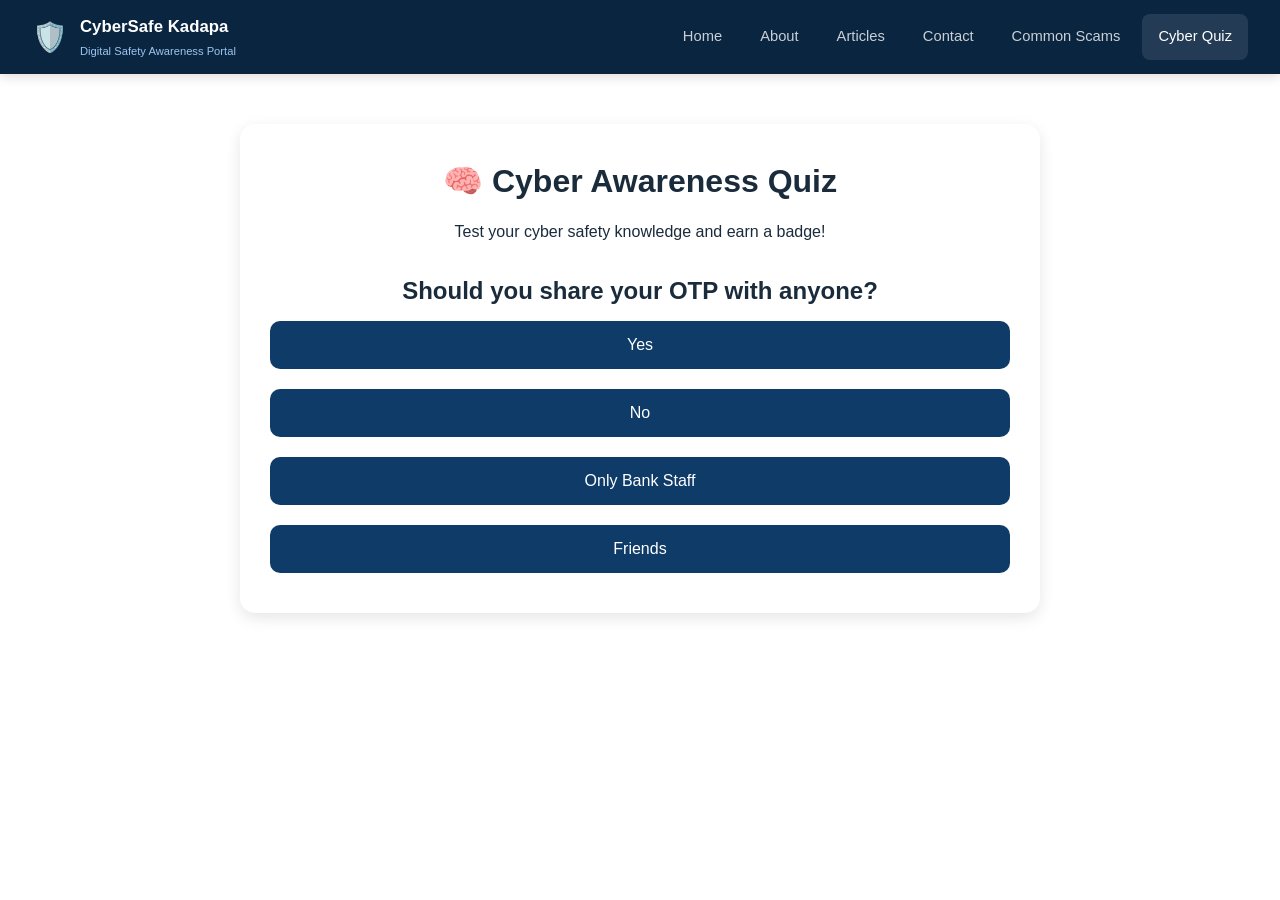
<file: quiz.html>
<!DOCTYPE html>
<html lang="en">
<head>
<meta charset="UTF-8">
<meta name="viewport" content="width=device-width, initial-scale=1.0">
<title>Cyber Quiz - CyberSafe Kadapa</title>
<link rel="stylesheet" href="style.css">

<style>
.quiz-container{
    max-width:800px;
    margin:50px auto;
    padding:30px;
    background:#fff;
    border-radius:15px;
    box-shadow:0 5px 15px rgba(0,0,0,0.1);
    text-align:center;
}

.quiz-container h1{
    margin-bottom:10px;
}

.quiz-container p{
    margin-bottom:25px;
}

.option{
    width:100%;
    padding:15px;
    margin:10px 0;
    border:none;
    border-radius:10px;
    background:#0f3b68;
    color:white;
    cursor:pointer;
    font-size:16px;
}

.option:hover{
    background:#174f89;
}

.result-box{
    display:none;
}

.badge{
    font-size:40px;
    margin-top:15px;
}

.retry-btn{
    padding:12px 20px;
    border:none;
    border-radius:8px;
    background:#0f3b68;
    color:white;
    cursor:pointer;
    margin-top:15px;
}
</style>
</head>

<body>

<header class="navbar">
    <a href="index.html" class="nav-brand">
        <span class="brand-icon">🛡️</span>
        <span class="brand-text">
            <strong>CyberSafe Kadapa</strong>
            <small>Digital Safety Awareness Portal</small>
        </span>
    </a>

    <nav class="nav-links">
        <a href="index.html">Home</a>
        <a href="about.html">About</a>
        <a href="articles.html">Articles</a>
        <a href="contact.html">Contact</a>
        <a href="awareness.html">Common Scams</a>
        <a href="quiz.html" class="active">Cyber Quiz</a>
    </nav>
</header>

<div class="quiz-container">

    <h1>🧠 Cyber Awareness Quiz</h1>
    <p>Test your cyber safety knowledge and earn a badge!</p>

    <div id="quiz-box">
        <h2 id="question"></h2>

        <button class="option" onclick="checkAnswer(this)"></button>
        <button class="option" onclick="checkAnswer(this)"></button>
        <button class="option" onclick="checkAnswer(this)"></button>
        <button class="option" onclick="checkAnswer(this)"></button>
    </div>

    <div id="result" class="result-box">
        <h2 id="score"></h2>
        <div class="badge" id="badge"></div>
        <button class="retry-btn" onclick="restartQuiz()">Try Again</button>
    </div>

</div>

<script>

const quizData = [
{
question:"Should you share your OTP with anyone?",
options:["Yes","No","Only Bank Staff","Friends"],
answer:"No"
},
{
question:"Receiving money through UPI requires?",
options:["PIN","OTP","Nothing","Password"],
answer:"Nothing"
},
{
question:"What should you do if a stranger asks for money on WhatsApp?",
options:["Send immediately","Verify first","Share OTP","Ignore warning"],
answer:"Verify first"
},
{
question:"Which password is strongest?",
options:["123456","password","MyName","A@7kP#92x"],
answer:"A@7kP#92x"
},
{
question:"What should you do after identifying a scam?",
options:["Ignore it","Share OTP","Report it","Forward it"],
answer:"Report it"
}
];

let currentQuestion = 0;
let score = 0;

const questionEl = document.getElementById("question");
const optionsEl = document.querySelectorAll(".option");

function loadQuestion(){

let q = quizData[currentQuestion];

questionEl.innerText = q.question;

optionsEl.forEach((btn,index)=>{
btn.innerText = q.options[index];
});
}

function checkAnswer(btn){

if(btn.innerText === quizData[currentQuestion].answer){
score++;
}

currentQuestion++;

if(currentQuestion < quizData.length){
loadQuestion();
}else{
showResult();
}
}

function showResult(){

document.getElementById("quiz-box").style.display="none";
document.getElementById("result").style.display="block";

document.getElementById("score").innerHTML =
`Your Score: ${score}/${quizData.length}`;

let badge="🥉 Cyber Beginner";

if(score === 5){
badge="🏆 Cyber Security Expert";
}
else if(score >= 3){
badge="🥈 Cyber Awareness Champion";
}

document.getElementById("badge").innerHTML = badge;
}

function restartQuiz(){

currentQuestion=0;
score=0;

document.getElementById("quiz-box").style.display="block";
document.getElementById("result").style.display="none";

loadQuestion();
}

loadQuestion();

</script>

</body>
</html>
</file>
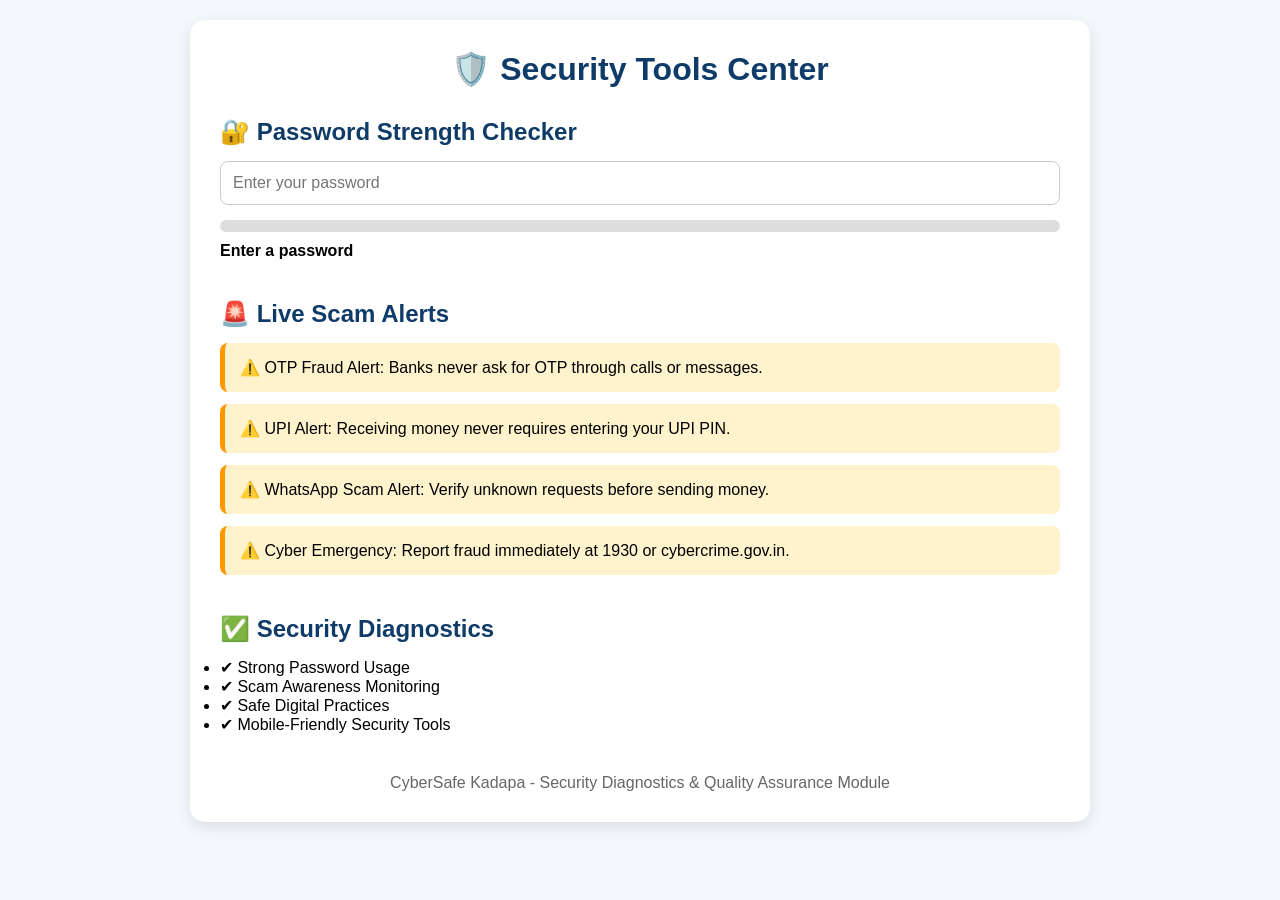
<file: Security-tools.html>
<!DOCTYPE html>
<html lang="en">
<head>
<meta charset="UTF-8">
<meta name="viewport" content="width=device-width, initial-scale=1.0">
<title>Security Tools - CyberSafe Kadapa</title>

<style>
*{
margin:0;
padding:0;
box-sizing:border-box;
font-family:Arial,sans-serif;
}

body{
background:#f4f7fc;
padding:20px;
}

.container{
max-width:900px;
margin:auto;
background:#fff;
padding:30px;
border-radius:15px;
box-shadow:0 5px 15px rgba(0,0,0,0.1);
}

h1{
text-align:center;
margin-bottom:30px;
color:#0f3b68;
}

.section{
margin-bottom:40px;
}

h2{
margin-bottom:15px;
color:#0f3b68;
}

input{
width:100%;
padding:12px;
border:1px solid #ccc;
border-radius:8px;
font-size:16px;
}

.meter{
height:12px;
background:#ddd;
border-radius:10px;
margin-top:15px;
overflow:hidden;
}

.fill{
height:100%;
width:0%;
transition:0.3s;
}

#strengthText{
margin-top:10px;
font-weight:bold;
}

.alert-box{
background:#fff3cd;
padding:15px;
margin:12px 0;
border-left:5px solid #ff9800;
border-radius:8px;
}

.footer{
text-align:center;
margin-top:30px;
color:#666;
}

@media(max-width:768px){
.container{
padding:20px;
}
}
</style>
</head>

<body>

<div class="container">

<h1>🛡️ Security Tools Center</h1>

<div class="section">

<h2>🔐 Password Strength Checker</h2>

<input
type="password"
id="password"
placeholder="Enter your password">

<div class="meter">
<div class="fill" id="fill"></div>
</div>

<p id="strengthText">Enter a password</p>

</div>

<div class="section">

<h2>🚨 Live Scam Alerts</h2>

<div class="alert-box">
⚠️ OTP Fraud Alert: Banks never ask for OTP through calls or messages.
</div>

<div class="alert-box">
⚠️ UPI Alert: Receiving money never requires entering your UPI PIN.
</div>

<div class="alert-box">
⚠️ WhatsApp Scam Alert: Verify unknown requests before sending money.
</div>

<div class="alert-box">
⚠️ Cyber Emergency: Report fraud immediately at 1930 or cybercrime.gov.in.
</div>

</div>

<div class="section">

<h2>✅ Security Diagnostics</h2>

<ul>
<li>✔ Strong Password Usage</li>
<li>✔ Scam Awareness Monitoring</li>
<li>✔ Safe Digital Practices</li>
<li>✔ Mobile-Friendly Security Tools</li>
</ul>

</div>

<div class="footer">
<p>CyberSafe Kadapa - Security Diagnostics & Quality Assurance Module</p>
</div>

</div>

<script>

const password =
document.getElementById("password");

const fill =
document.getElementById("fill");

const strengthText =
document.getElementById("strengthText");

password.addEventListener("input",()=>{

let value=password.value;

if(value.length < 6){

fill.style.width="30%";
fill.style.background="red";
strengthText.innerHTML="🔴 Weak Password";

}

else if(value.length < 10){

fill.style.width="60%";
fill.style.background="orange";
strengthText.innerHTML="🟡 Medium Password";

}

else{

fill.style.width="100%";
fill.style.background="green";
strengthText.innerHTML="🟢 Strong Password";

}

});

</script>

</body>
</html>
</file>
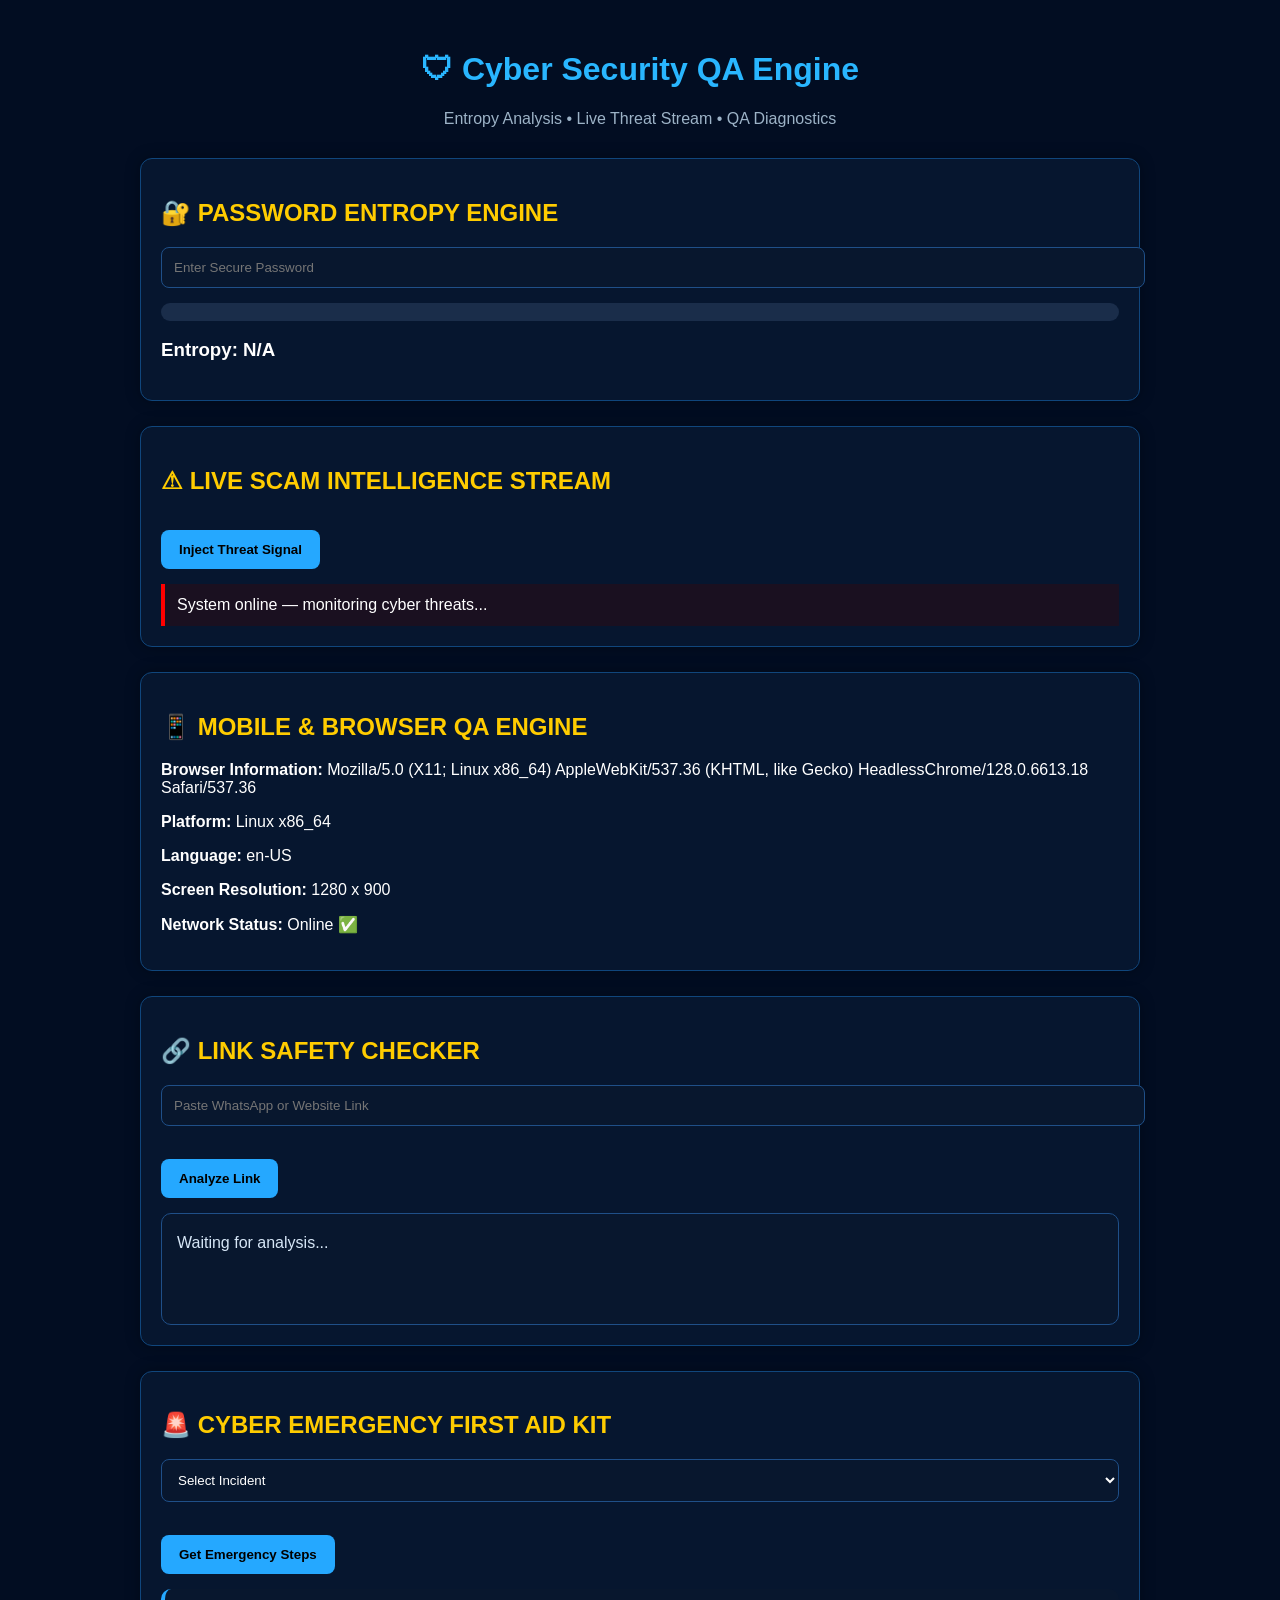
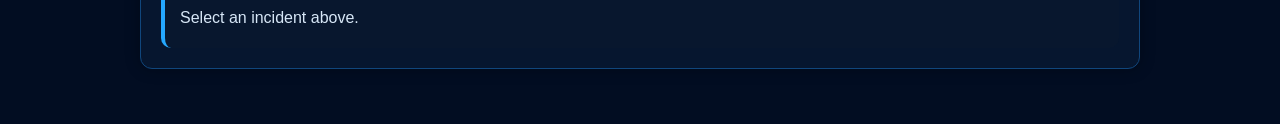
<file: security-tools.html>
<!DOCTYPE html>
<html lang="en">
<head>
<meta charset="UTF-8">
<meta name="viewport" content="width=device-width, initial-scale=1.0">
<title>Cyber Security QA Engine</title>

<style>
body{
    background:#020d22;
    color:white;
    font-family:Arial, sans-serif;
    margin:0;
    padding:30px;
}

.container{
    max-width:1000px;
    margin:auto;
}

h1{
    text-align:center;
    color:#29b6ff;
}

.subtitle{
    text-align:center;
    color:#9db3c7;
    margin-bottom:30px;
}

.card{
    background:#06162f;
    border:1px solid #10467c;
    border-radius:12px;
    padding:20px;
    margin-bottom:25px;
}

.card h2{
    color:#ffcc00;
}

input{
    width:100%;
    padding:12px;
    border-radius:8px;
    border:1px solid #1f4f88;
    background:#08172e;
    color:white;
}

.meter{
    width:100%;
    height:18px;
    background:#1a2d4a;
    border-radius:20px;
    margin-top:15px;
}

.bar{
    width:0%;
    height:100%;
    border-radius:20px;
    transition:0.4s;
}

button{
    background:#25a8ff;
    color:black;
    border:none;
    padding:12px 18px;
    border-radius:8px;
    font-weight:bold;
    cursor:pointer;
    margin-top:15px;
}

#alerts{
    margin-top:15px;
    padding:12px;
    background:#1a1020;
    border-left:4px solid red;
}
    select{
    width:100%;
    padding:12px;
    border-radius:8px;
    border:1px solid #1f4f88;
    background:#08172e;
    color:white;
}

.output-box{
    margin-top:15px;
    padding:15px;
    background:#08172e;
    border:1px solid #1f4f88;
    border-radius:10px;
    line-height:1.8;
    min-height:80px;
    color:#d7e7f7;
}

.help-box{
    margin-top:15px;
    padding:15px;
    background:#08172e;
    border-left:4px solid #25a8ff;
    border-radius:10px;
    line-height:1.8;
    color:#d7e7f7;
}

.card{
    background:#06162f;
    border:1px solid #10467c;
    border-radius:12px;
    padding:20px;
    margin-bottom:25px;
    box-shadow:0 0 15px rgba(0,0,0,0.3);
}
    button:hover{
    transform:translateY(-2px);
    transition:0.3s;
}

.output-box,
.help-box{
    word-break:break-word;
}
</style>
</head>

<body>

<div class="container">

<h1>🛡 Cyber Security QA Engine</h1>
<p class="subtitle">Entropy Analysis • Live Threat Stream • QA Diagnostics</p>

<!-- Password Entropy -->
<div class="card">
    <h2>🔐 PASSWORD ENTROPY ENGINE</h2>

    <input type="password" id="password"
           placeholder="Enter Secure Password">

    <div class="meter">
        <div class="bar" id="strengthBar"></div>
    </div>

    <h3 id="entropy">Entropy: N/A</h3>
</div>

<!-- Scam Alert Stream -->
<div class="card">
    <h2>⚠ LIVE SCAM INTELLIGENCE STREAM</h2>

    <button onclick="generateAlert()">
        Inject Threat Signal
    </button>

    <div id="alerts">
        System online — monitoring cyber threats...
    </div>
</div>

<!-- Browser QA -->
<div class="card">
    <h2>📱 MOBILE & BROWSER QA ENGINE</h2>

    <p><b>Browser Information:</b> <span id="browser"></span></p>
    <p><b>Platform:</b> <span id="platform"></span></p>
    <p><b>Language:</b> <span id="language"></span></p>
    <p><b>Screen Resolution:</b> <span id="screen"></span></p>
    <p><b>Network Status:</b> <span id="network"></span></p>
</div>

    <!-- LINK SAFETY CHECKER -->
<div class="card">
    <h2>🔗 LINK SAFETY CHECKER</h2>

    <input
        type="text"
        id="linkInput"
        placeholder="Paste WhatsApp or Website Link">

    <br><br>

    <button onclick="checkLink()">
        Analyze Link
    </button>

    <div id="linkResult" class="output-box">
        Waiting for analysis...
    </div>
</div>

<!-- CYBER EMERGENCY FIRST AID KIT -->
<div class="card">
    <h2>🚨 CYBER EMERGENCY FIRST AID KIT</h2>

    <select id="incident"
    style="width:100%;padding:12px;border-radius:8px;
    background:#08172e;color:white;border:1px solid #1f4f88;">

        <option value="">Select Incident</option>
        <option value="otp">😱 I Shared My OTP</option>
        <option value="money">😱 I Sent Money To A Scammer</option>
        <option value="link">😱 I Clicked A Suspicious Link</option>
        <option value="app">😱 I Installed A Fake App</option>

    </select>

    <br><br>

    <button onclick="showHelp()">
        Get Emergency Steps
    </button>

    <div id="helpBox" class="help-box">
        Select an incident above.
    </div>
</div>
</div>
<script>

// PASSWORD ENTROPY ENGINE

const password=document.getElementById("password");
const bar=document.getElementById("strengthBar");
const entropy=document.getElementById("entropy");

password.addEventListener("input",function(){

let score=0;
let value=password.value;

if(value.length>=8) score+=25;
if(/[A-Z]/.test(value)) score+=25;
if(/[0-9]/.test(value)) score+=25;
if(/[^A-Za-z0-9]/.test(value)) score+=25;

bar.style.width=score+"%";

if(score<=25){
    bar.style.background="red";
    entropy.innerHTML="Entropy: Weak";
}
else if(score<=50){
    bar.style.background="orange";
    entropy.innerHTML="Entropy: Medium";
}
else if(score<=75){
    bar.style.background="yellow";
    entropy.innerHTML="Entropy: Strong";
}
else{
    bar.style.background="lime";
    entropy.innerHTML="Entropy: Very Strong";
}

});

// LIVE SCAM ALERT STREAM

function generateAlert(){

const scams=[
"🚨 Fake Bank KYC Update Scam Detected",
"🚨 UPI Refund Fraud Alert",
"🚨 WhatsApp OTP Scam Active",
"🚨 Fake Job Offer Campaign Found",
"🚨 QR Code Payment Scam Warning",
"🚨 Telegram Investment Fraud Reported",
"🚨 Lottery Prize Scam Trending"
];

let random=scams[Math.floor(Math.random()*scams.length)];

document.getElementById("alerts").innerHTML=random;
}

// BROWSER QA DIAGNOSTICS

document.getElementById("browser").innerText=navigator.userAgent;
document.getElementById("platform").innerText=navigator.platform;
document.getElementById("language").innerText=navigator.language;
document.getElementById("screen").innerText=
screen.width+" x "+screen.height;

document.getElementById("network").innerText=
navigator.onLine ? "Online ✅" : "Offline ❌";
    /* LINK SAFETY CHECKER */

function checkLink(){

let link =
document.getElementById("linkInput").value;

let result =
document.getElementById("linkResult");

if(link===""){
    result.innerHTML =
    "⚠ Please enter a link.";
    return;
}

if(link.startsWith("https://")){

 result.innerHTML = `
<h3 style="color:#00ff99;">✅ SAFE LINK</h3>

Protocol: HTTPS<br>
Status: Secure Connection Detected<br>
Recommendation: Verify sender before opening.
`;

}
else if(link.startsWith("http://")){

 result.innerHTML = `
<h3 style="color:#ff4444;">🚨 RISK DETECTED</h3>

Protocol: HTTP<br>
Risk Level: High<br>
Avoid entering passwords or banking details.
`;

}
else{

 result.innerHTML =
 "⚠ Suspicious or invalid link format.";

}

if(
link.includes("bit.ly") ||
link.includes("tinyurl") ||
link.includes("short")
){
    result.innerHTML +=
    "<br><br>🚨 Shortened links can hide malicious websites.";
}
}

/* CYBER FIRST AID KIT */

function showHelp(){

let type =
document.getElementById("incident").value;

let help =
document.getElementById("helpBox");

if(type==="otp"){

help.innerHTML=`
<h3 style="color:#ffcc00;">🚨 OTP Shared Emergency</h3>

✅ Step 1: Call your bank immediately.<br>
✅ Step 2: Call Cyber Helpline 1930.<br>
✅ Step 3: Block UPI services.<br>
✅ Step 4: Change banking password.<br>
✅ Step 5: File complaint at cybercrime.gov.in
`;

}

else if(type==="money"){

help.innerHTML=`
<b>🚨 Money Sent To Scammer</b><br><br>
1. Call 1930 immediately.<br>
2. Inform your bank.<br>
3. Freeze suspicious transaction.<br>
4. Save screenshots.<br>
5. Report cyber fraud.
`;
}

else if(type==="link"){

help.innerHTML=`
<b>🚨 Suspicious Link Clicked</b><br><br>
1. Disconnect internet.<br>
2. Change passwords.<br>
3. Run antivirus scan.<br>
4. Check banking apps.<br>
5. Monitor activity.
`;
}

else if(type==="app"){

help.innerHTML=`
<b>🚨 Fake App Installed</b><br><br>
1. Uninstall app immediately.<br>
2. Change passwords.<br>
3. Scan device.<br>
4. Check permissions.<br>
5. Report malicious app.
`;
}

else{

help.innerHTML =
"⚠ Please select an incident.";
}

}

</script>

</body>
</html>
</file>
<file: style.css>
/* ===== TOKENS ===== */
:root{
  --navy:#0A2540;
  --navy-2:#0d3158;
  --sky:#4DA8FF;
  --sky-dim:#E8F2FF;
  --white:#FFFFFF;
  --section-bg:#F5FAFF;
  --success:#16A34A;
  --success-bg:#EAF7EE;
  --warning:#F59E0B;
  --warning-bg:#FEF6E7;
  --danger:#DC2626;
  --danger-bg:#FDECEC;
  --text:#1A2B3C;
  --muted:#5C7088;
  --border:#DCE8F5;
  --radius:14px;
  --shadow:0 4px 18px rgba(10,37,64,0.07);
  --shadow-lg:0 16px 40px rgba(10,37,64,0.12);
}
*,*::before,*::after{box-sizing:border-box;margin:0;padding:0}
html{scroll-behavior:smooth}
body{
  font-family:'Inter',sans-serif;
  background:var(--white);
  color:var(--text);
  font-size:16px;
  line-height:1.7;
}
img{max-width:100%;display:block}
a{color:inherit}
ul{list-style:none}

/* ===== ACCESSIBILITY ===== */
.skip-link{
  position:absolute;left:-999px;top:0;background:var(--navy);color:var(--white);
  padding:12px 20px;z-index:2000;border-radius:0 0 8px 0;
}
.skip-link:focus{left:0}
:focus-visible{outline:3px solid var(--sky);outline-offset:2px}

/* ===== TOP STRIP ===== */
.top-strip{
  background:var(--navy-2);color:rgba(255,255,255,.85);
  text-align:center;font-size:.78rem;padding:7px 16px;letter-spacing:.3px;
}

/* ===== NAVBAR ===== */
.navbar{
  position:sticky;top:0;z-index:1000;
  background:var(--navy);
  display:flex;align-items:center;justify-content:space-between;
  padding:0 32px;height:74px;
  box-shadow:0 2px 12px rgba(0,0,0,.15);
}
.nav-brand{display:flex;align-items:center;gap:12px;text-decoration:none;color:var(--white)}
.brand-icon{font-size:1.8rem}
.brand-text{display:flex;flex-direction:column}
.brand-text strong{font-family:'Poppins',sans-serif;font-size:1.05rem;font-weight:700}
.brand-text small{font-size:.7rem;color:#9DC4F0;font-weight:500}
.nav-links{display:flex;gap:6px}
.nav-links a{
  color:rgba(255,255,255,.78);text-decoration:none;padding:10px 16px;border-radius:8px;
  font-size:.92rem;font-weight:500;transition:background .2s,color .2s;
}
.nav-links a:hover,.nav-links a.active{background:rgba(255,255,255,.1);color:var(--white)}
.nav-actions{display:flex;align-items:center;gap:10px}
.lang-btn{
  background:rgba(255,255,255,.12);color:var(--white);border:1px solid rgba(255,255,255,.2);
  padding:8px 18px;border-radius:24px;font-size:.85rem;font-weight:600;cursor:pointer;
  transition:all .2s;white-space:nowrap;font-family:'Inter',sans-serif;
}
.lang-btn:hover{background:var(--sky);border-color:var(--sky)}
.hamburger{display:none;flex-direction:column;gap:5px;background:none;border:none;cursor:pointer;padding:6px}
.hamburger span{display:block;width:24px;height:2.5px;background:var(--white);border-radius:2px;transition:.3s}
.hamburger.open span:nth-child(1){transform:translateY(7px) rotate(45deg)}
.hamburger.open span:nth-child(2){opacity:0}
.hamburger.open span:nth-child(3){transform:translateY(-7px) rotate(-45deg)}

@media(max-width:900px){
  .nav-links{
    display:none;position:fixed;top:106px;left:0;right:0;
    flex-direction:column;background:var(--navy);padding:16px;gap:4px;
    box-shadow:0 8px 20px rgba(0,0,0,.2);z-index:999;
  }
  .nav-links.open{display:flex}
  .hamburger{display:flex}
}

/* ===== HERO ===== */
.hero{
  background:linear-gradient(135deg,var(--navy) 0%,var(--navy-2) 100%);
  padding:72px 32px;color:var(--white);position:relative;overflow:hidden;
}
.hero-grid{
  max-width:1180px;margin:0 auto;display:grid;
  grid-template-columns:1.1fr 0.9fr;gap:48px;align-items:center;
}
.eyebrow{
  display:inline-block;background:rgba(77,168,255,.15);border:1px solid rgba(77,168,255,.35);
  color:#9DC4F0;font-size:.75rem;font-weight:700;letter-spacing:1.5px;
  padding:6px 16px;border-radius:20px;margin-bottom:20px;text-transform:uppercase;
}
.hero-text h1{
  font-family:'Poppins',sans-serif;font-size:clamp(2rem,4vw,3rem);font-weight:800;
  line-height:1.18;margin-bottom:18px;color:var(--white);
}
.hero-sub{font-size:1.08rem;color:rgba(255,255,255,.82);margin-bottom:32px;max-width:560px;line-height:1.75}
.hero-ctas{display:flex;gap:16px;flex-wrap:wrap;margin-bottom:28px}
.hero-trust{display:flex;gap:24px;flex-wrap:wrap;font-size:.85rem;color:rgba(255,255,255,.7)}

.btn{
  display:inline-block;padding:14px 30px;border-radius:8px;text-decoration:none;
  font-weight:700;font-size:.98rem;font-family:'Poppins',sans-serif;
  border:none;cursor:pointer;transition:all .22s;
}
.btn-primary{background:var(--sky);color:var(--navy)}
.btn-primary:hover{background:#7cc0ff;transform:translateY(-2px);box-shadow:0 8px 20px rgba(77,168,255,.35)}
.btn-outline{background:transparent;color:var(--white);border:1.5px solid rgba(255,255,255,.5)}
.btn-outline:hover{background:rgba(255,255,255,.1);border-color:var(--white)}
.btn-sm{padding:9px 20px;font-size:.85rem}

.hero-art{display:flex;justify-content:center;align-items:center}
.family-illustration{width:100%;max-width:420px}
.float-icon{animation:floatY 5s ease-in-out infinite}
.float-icon.a{animation-delay:0s}
.float-icon.b{animation-delay:1.2s}
.float-icon.c{animation-delay:2.4s}
.float-icon.d{animation-delay:.6s}
@keyframes floatY{0%,100%{transform:translateY(0)}50%{transform:translateY(-12px)}}

@media(max-width:900px){
  .hero-grid{grid-template-columns:1fr;text-align:center}
  .hero-ctas,.hero-trust{justify-content:center}
  .hero-sub{margin-inline:auto}
  .hero-art{order:-1;max-width:280px;margin:0 auto}
}

/* ===== SECTION ===== */
.section{padding:80px 32px}
.section-light{background:var(--section-bg)}
.section-eyebrow{
  text-align:center;font-size:.75rem;letter-spacing:2.5px;color:var(--sky);
  font-weight:700;text-transform:uppercase;margin-bottom:10px;
}
.section-title{
  text-align:center;font-family:'Poppins',sans-serif;font-size:clamp(1.6rem,3vw,2.3rem);
  font-weight:800;color:var(--navy);margin-bottom:14px;
}
.section-desc{
  text-align:center;color:var(--muted);max-width:640px;margin:0 auto 48px;font-size:1rem;
}
.source-note{text-align:center;font-size:.8rem;color:var(--muted);font-style:italic;margin-top:8px}
.center-cta{text-align:center;margin-top:40px}

/* ===== INFO/STATS CARDS ===== */
.info-grid{
  display:grid;grid-template-columns:repeat(auto-fit,minmax(230px,1fr));
  gap:24px;max-width:1100px;margin:0 auto;
}
.info-card{
  background:var(--white);border:1px solid var(--border);border-radius:var(--radius);
  padding:32px 24px;text-align:center;box-shadow:var(--shadow);
  transition:transform .22s,box-shadow .22s;
}
.info-card:hover{transform:translateY(-5px);box-shadow:var(--shadow-lg)}
.info-icon{
  width:56px;height:56px;border-radius:14px;display:flex;align-items:center;justify-content:center;
  font-size:1.6rem;margin:0 auto 16px;
}
.icon-danger{background:var(--danger-bg)}
.icon-warning{background:var(--warning-bg)}
.icon-success{background:var(--success-bg)}
.icon-info{background:var(--sky-dim)}
.info-num{
  font-family:'Poppins',sans-serif;font-size:2.2rem;font-weight:800;color:var(--navy);margin-bottom:8px;
}
.info-card p{font-size:.9rem;color:var(--muted);line-height:1.5}

/* ===== SCAM PREVIEW CARDS ===== */
.scam-grid{
  display:grid;grid-template-columns:repeat(auto-fit,minmax(280px,1fr));
  gap:24px;max-width:1150px;margin:0 auto;
}
.scam-card{
  background:var(--white);border:1px solid var(--border);border-radius:var(--radius);
  padding:28px 26px;text-decoration:none;color:var(--text);
  box-shadow:var(--shadow);transition:transform .22s,box-shadow .22s,border-color .22s;
  display:block;
}
.scam-card:hover{transform:translateY(-5px);box-shadow:var(--shadow-lg);border-color:var(--sky)}
.scam-icon{font-size:2.1rem;margin-bottom:14px}
.scam-card h3{font-family:'Poppins',sans-serif;font-size:1.1rem;font-weight:700;color:var(--navy);margin-bottom:2px}
.te-label{font-size:.82rem;color:var(--sky);font-weight:600;display:block;margin-bottom:10px}
.scam-card p{font-size:.9rem;color:var(--muted);line-height:1.6}

/* ===== FLOWCHART ===== */
.flow-chart{
  display:flex;align-items:stretch;justify-content:center;gap:8px;
  max-width:1150px;margin:0 auto;flex-wrap:wrap;
}
.flow-step{
  background:var(--white);border:1px solid var(--border);border-radius:var(--radius);
  padding:28px 20px;text-align:center;box-shadow:var(--shadow);
  flex:1;min-width:200px;max-width:240px;position:relative;
}
.flow-step.flow-final{border-color:var(--danger);background:var(--danger-bg)}
.flow-num{
  width:28px;height:28px;border-radius:50%;background:var(--navy);color:var(--white);
  display:flex;align-items:center;justify-content:center;font-size:.85rem;font-weight:700;
  margin:0 auto 12px;
}
.flow-step.flow-final .flow-num{background:var(--danger)}
.flow-icon{font-size:2rem;margin-bottom:10px}
.flow-step h4{font-family:'Poppins',sans-serif;font-size:1rem;font-weight:700;color:var(--navy);margin-bottom:8px}
.flow-step p{font-size:.85rem;color:var(--muted);line-height:1.55}
.flow-arrow{
  display:flex;align-items:center;justify-content:center;color:var(--sky);
  font-size:1.6rem;font-weight:700;min-width:24px;
}
.flow-tip{
  max-width:700px;margin:36px auto 0;background:var(--sky-dim);border:1px solid var(--border);
  border-radius:10px;padding:16px 22px;font-size:.92rem;color:var(--navy);text-align:center;line-height:1.6;
}
@media(max-width:900px){
  .flow-chart{flex-direction:column;align-items:center}
  .flow-arrow{transform:rotate(90deg)}
  .flow-step{max-width:320px;width:100%}
}

/* ===== SCAM SIMULATOR ===== */
.sim-card{
  max-width:700px;margin:0 auto;background:var(--white);border:1px solid var(--border);
  border-radius:18px;box-shadow:var(--shadow-lg);overflow:hidden;
}
.sim-tabs{display:flex;flex-wrap:wrap;background:var(--section-bg);border-bottom:1px solid var(--border)}
.sim-tab{
  flex:1;min-width:140px;background:none;border:none;padding:14px 12px;font-size:.85rem;
  font-weight:600;color:var(--muted);cursor:pointer;transition:all .2s;font-family:'Inter',sans-serif;
  border-bottom:3px solid transparent;
}
.sim-tab.active{color:var(--navy);border-bottom-color:var(--sky);background:var(--white)}
.sim-tab:hover{color:var(--navy)}
.sim-body{padding:32px}
.sim-scenario{margin-bottom:20px}
.sim-caller{display:flex;align-items:center;gap:14px;margin-bottom:16px;padding-bottom:16px;border-bottom:1px solid var(--border)}
.sim-avatar{
  width:48px;height:48px;border-radius:50%;background:var(--sky-dim);
  display:flex;align-items:center;justify-content:center;font-size:1.4rem;
}
.sim-name{font-weight:700;color:var(--navy);font-size:1rem}
.sim-sub{font-size:.82rem;color:var(--muted)}
.sim-msg{
  background:var(--section-bg);border-radius:12px;padding:16px 18px;
  font-size:.96rem;line-height:1.65;color:var(--text);
}
.sim-options{display:flex;flex-direction:column;gap:10px;margin-bottom:8px}
.sim-btn{
  background:var(--white);border:1.5px solid var(--border);color:var(--text);
  padding:14px 18px;border-radius:10px;font-size:.92rem;text-align:left;cursor:pointer;
  transition:all .2s;font-family:'Inter',sans-serif;font-weight:500;
}
.sim-btn:hover{border-color:var(--sky);background:var(--sky-dim)}
.sim-result{display:none;border-radius:12px;padding:22px;text-align:center;margin-top:8px}
.sim-result.bad{background:var(--danger-bg);border:1px solid #f5b8b8}
.sim-result.good{background:var(--success-bg);border:1px solid #a8ddb8}
.sim-result-icon{font-size:2.2rem;margin-bottom:8px}
.sim-result-title{font-family:'Poppins',sans-serif;font-weight:700;font-size:1.15rem;margin-bottom:10px}
.sim-result.bad .sim-result-title{color:var(--danger)}
.sim-result.good .sim-result-title{color:var(--success)}
.sim-result p{font-size:.92rem;color:var(--text);line-height:1.65;margin-bottom:16px}

/* ===== CHECKLIST ===== */
.checklist-grid{
  display:grid;grid-template-columns:repeat(auto-fit,minmax(260px,1fr));
  gap:16px;max-width:1000px;margin:0 auto;
}
.check-item{
  background:var(--white);border:1px solid var(--border);border-radius:10px;
  padding:16px 18px;font-size:.94rem;font-weight:500;color:var(--text);
  display:flex;gap:10px;align-items:flex-start;box-shadow:var(--shadow);
}

/* ===== PLEDGE ===== */
.pledge-card{
  max-width:680px;margin:0 auto;text-align:center;
  background:linear-gradient(135deg,var(--sky-dim),var(--white));
  border:1px solid var(--border);border-radius:20px;padding:48px 40px;box-shadow:var(--shadow-lg);
}
.pledge-icon{font-size:2.6rem;margin-bottom:8px}
.pledge-text{
  font-size:1.15rem;color:var(--navy);font-style:italic;line-height:1.7;
  margin:18px 0 28px;font-family:'Poppins',sans-serif;font-weight:500;
}
.pledge-success{
  display:none;margin-top:20px;background:var(--success-bg);border:1px solid #a8ddb8;
  border-radius:10px;padding:14px 20px;color:var(--success);font-weight:700;font-size:.95rem;
}
.pledge-success.show{display:block}

/* ===== HELPLINE ===== */
.helpline-section{padding:80px 32px}
.helpline-box{
  max-width:780px;margin:0 auto;text-align:center;
  background:linear-gradient(135deg,var(--danger),#b91c1c);
  border-radius:22px;padding:52px 40px;color:var(--white);box-shadow:0 20px 50px rgba(220,38,38,.25);
}
.helpline-icon{font-size:2.6rem;margin-bottom:12px}
.helpline-box h2{font-family:'Poppins',sans-serif;font-size:1.7rem;font-weight:800;margin-bottom:10px}
.helpline-box>p{color:rgba(255,255,255,.85);margin-bottom:32px;font-size:.98rem}
.helpline-cards{display:flex;gap:20px;justify-content:center;flex-wrap:wrap}
.helpline-card{
  background:rgba(255,255,255,.14);border:1px solid rgba(255,255,255,.3);border-radius:14px;
  padding:24px 32px;text-decoration:none;color:var(--white);min-width:220px;
  transition:all .2s;
}
.helpline-card:hover{background:rgba(255,255,255,.22);transform:translateY(-3px)}
.helpline-num{font-family:'Poppins',sans-serif;font-size:1.9rem;font-weight:800;margin-bottom:6px}

/* ===== RESOURCES ===== */
.resource-grid{
  display:grid;grid-template-columns:repeat(auto-fit,minmax(260px,1fr));
  gap:24px;max-width:1000px;margin:0 auto 48px;
}
.resource-card{
  background:var(--white);border:1px solid var(--border);border-radius:var(--radius);
  padding:28px 24px;text-decoration:none;color:var(--text);box-shadow:var(--shadow);
  transition:all .22s;text-align:center;
}
.resource-card:hover{transform:translateY(-4px);box-shadow:var(--shadow-lg);border-color:var(--sky)}
.resource-icon{font-size:2rem;margin-bottom:12px}
.resource-card h3{font-family:'Poppins',sans-serif;font-size:1.02rem;font-weight:700;color:var(--navy);margin-bottom:8px}
.resource-card p{font-size:.88rem;color:var(--muted);line-height:1.5}

/* ===== FAQ ===== */
.faq-list{max-width:760px;margin:0 auto}
.faq-item{border:1px solid var(--border);border-radius:10px;margin-bottom:12px;overflow:hidden;background:var(--white)}
.faq-q{
  width:100%;text-align:left;background:none;border:none;padding:18px 20px;
  font-size:.97rem;font-weight:600;color:var(--navy);cursor:pointer;font-family:'Inter',sans-serif;
  display:flex;justify-content:space-between;align-items:center;
}
.faq-q::after{content:'+';font-size:1.3rem;color:var(--sky);transition:transform .25s}
.faq-q.open::after{transform:rotate(45deg)}
.faq-a{max-height:0;overflow:hidden;transition:max-height .35s ease,padding .35s ease;padding:0 20px;font-size:.9rem;color:var(--muted);line-height:1.7}
.faq-a.open{max-height:240px;padding:0 20px 18px}

/* ===== PAGE HERO (awareness page) ===== */
.page-hero{
  background:linear-gradient(135deg,var(--navy),var(--navy-2));color:var(--white);
  text-align:center;padding:64px 32px;
}
.page-hero h1{font-family:'Poppins',sans-serif;font-size:clamp(1.8rem,3.5vw,2.6rem);font-weight:800;margin-bottom:14px}
.page-hero p{color:rgba(255,255,255,.82);max-width:620px;margin:0 auto;font-size:1rem}

/* ===== SCAM DETAIL (awareness page) ===== */
.scam-detail-list{max-width:880px;margin:0 auto;display:flex;flex-direction:column;gap:32px}
.scam-detail{
  background:var(--white);border:1px solid var(--border);border-radius:18px;
  padding:32px;box-shadow:var(--shadow);scroll-margin-top:90px;
}
.scam-detail-head{display:flex;align-items:center;gap:16px;margin-bottom:18px}
.scam-detail-icon{
  width:58px;height:58px;border-radius:14px;display:flex;align-items:center;justify-content:center;
  font-size:1.8rem;flex-shrink:0;
}
.scam-detail-head h2{font-family:'Poppins',sans-serif;font-size:1.3rem;font-weight:700;color:var(--navy)}
.risk-pill{
  margin-left:auto;font-size:.74rem;font-weight:700;letter-spacing:.5px;
  padding:5px 14px;border-radius:20px;white-space:nowrap;
}
.risk-high{background:var(--danger-bg);color:var(--danger)}
.risk-medium{background:var(--warning-bg);color:var(--warning)}
.scam-detail-desc{font-size:.97rem;color:var(--text);line-height:1.75;margin-bottom:20px}
.example-box{
  background:var(--section-bg);border-left:4px solid var(--sky);border-radius:8px;
  padding:16px 20px;margin-bottom:22px;
}
.example-label{font-size:.72rem;letter-spacing:1.5px;font-weight:700;color:var(--sky);margin-bottom:8px}
.example-box p{font-size:.92rem;color:var(--text);line-height:1.7}
.two-col{display:grid;grid-template-columns:1fr 1fr;gap:24px}
.list-label{font-size:.85rem;font-weight:700;color:var(--navy);margin-bottom:10px}
.warn-list ul li,.tip-list ul li{
  font-size:.88rem;color:var(--muted);padding:7px 0 7px 18px;position:relative;line-height:1.5;
}
.warn-list ul li::before{content:'•';position:absolute;left:0;color:var(--danger);font-weight:700}
.tip-list ul li::before{content:'•';position:absolute;left:0;color:var(--success);font-weight:700}
@media(max-width:640px){
  .two-col{grid-template-columns:1fr}
  .scam-detail{padding:24px 20px}
  .scam-detail-head{flex-wrap:wrap}
  .risk-pill{margin-left:0}
}

/* ===== HELPLINE BANNER (awareness page) ===== */
.helpline-banner{
  background:var(--danger-bg);border-top:1px solid #f5b8b8;border-bottom:1px solid #f5b8b8;
  padding:20px 32px;text-align:center;
}
.helpline-banner p{font-size:.95rem;color:var(--danger)}
.helpline-banner a{color:var(--navy);font-weight:700;text-decoration:underline}

/* ===== FOOTER ===== */
.site-footer{background:var(--navy);color:rgba(255,255,255,.7);padding:56px 32px 28px}
.footer-grid{
  display:grid;grid-template-columns:2fr 1fr 1fr;gap:48px;
  max-width:1150px;margin:0 auto 36px;
}
.footer-brand{
  display:flex;align-items:center;gap:10px;font-family:'Poppins',sans-serif;
  font-size:1.15rem;font-weight:700;color:var(--white);margin-bottom:14px;
}
.footer-about p{font-size:.88rem;line-height:1.75;max-width:340px}
.footer-col h4{
  font-family:'Poppins',sans-serif;font-size:.82rem;font-weight:700;color:#9DC4F0;
  letter-spacing:1.5px;text-transform:uppercase;margin-bottom:16px;
}
.footer-col p,.footer-col a{display:block;font-size:.88rem;margin-bottom:9px;text-decoration:none;color:rgba(255,255,255,.7);transition:color .2s}
.footer-col a:hover{color:var(--sky)}
.footer-bottom{
  border-top:1px solid rgba(255,255,255,.12);padding-top:22px;text-align:center;
  font-size:.8rem;color:rgba(255,255,255,.55);max-width:1150px;margin:0 auto;
}
@media(max-width:800px){.footer-grid{grid-template-columns:1fr;gap:32px}.footer-about p{max-width:100%}}

/* ===== TELUGU MODE ===== */
body.telugu{line-height:1.85}
body.telugu .sim-msg,body.telugu .scam-detail-desc,body.telugu .example-box p{line-height:1.85}

/* ===== REVEAL ANIMATION ===== */
.reveal{opacity:0;transform:translateY(24px);transition:opacity .6s ease,transform .6s ease}
.reveal.visible{opacity:1;transform:none}
.reveal-item{opacity:0;transform:translateY(20px);transition:opacity .5s ease,transform .5s ease}
.reveal-item.visible{opacity:1;transform:none}

/* ===== RESPONSIVE ===== */
@media(max-width:640px){
  .navbar{padding:0 18px}
  .hero{padding:48px 20px}
  .section{padding:56px 20px}
  .helpline-section{padding:56px 20px}
  .sim-body{padding:22px}
}
</file>
